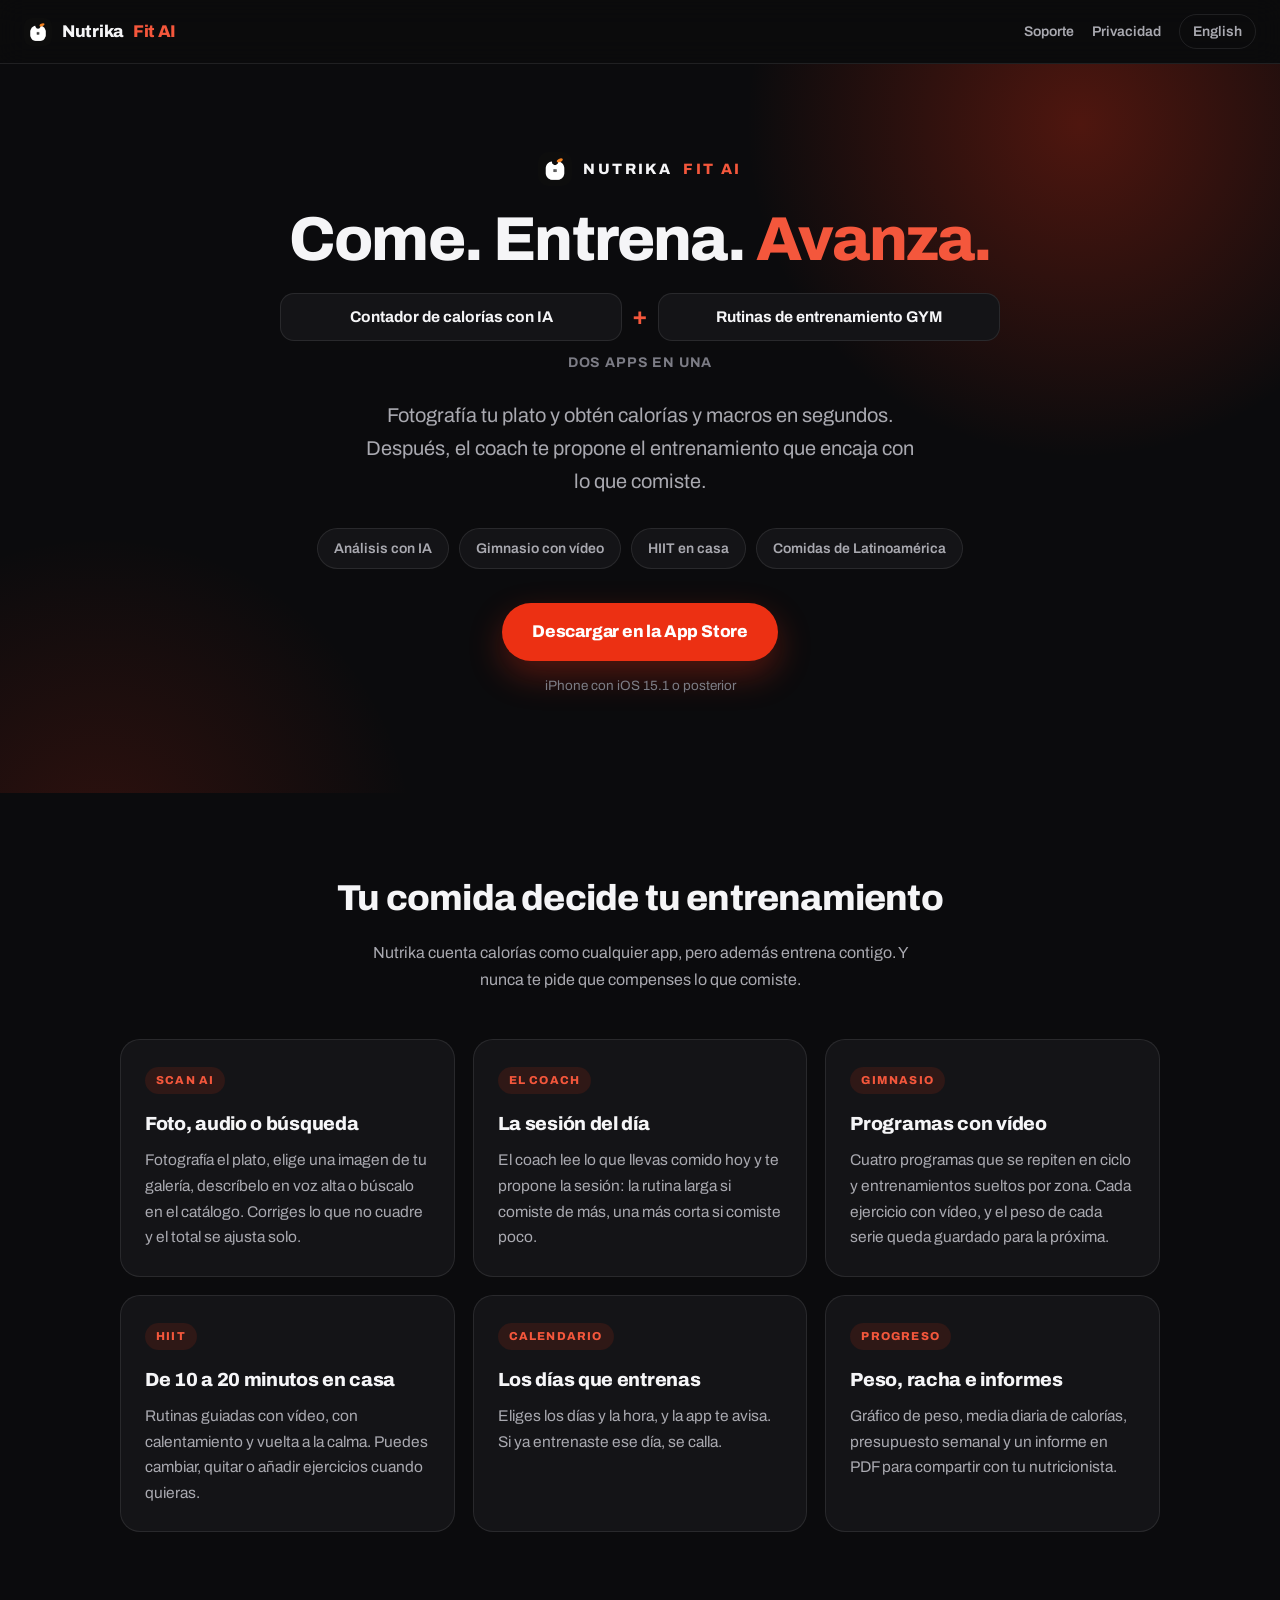
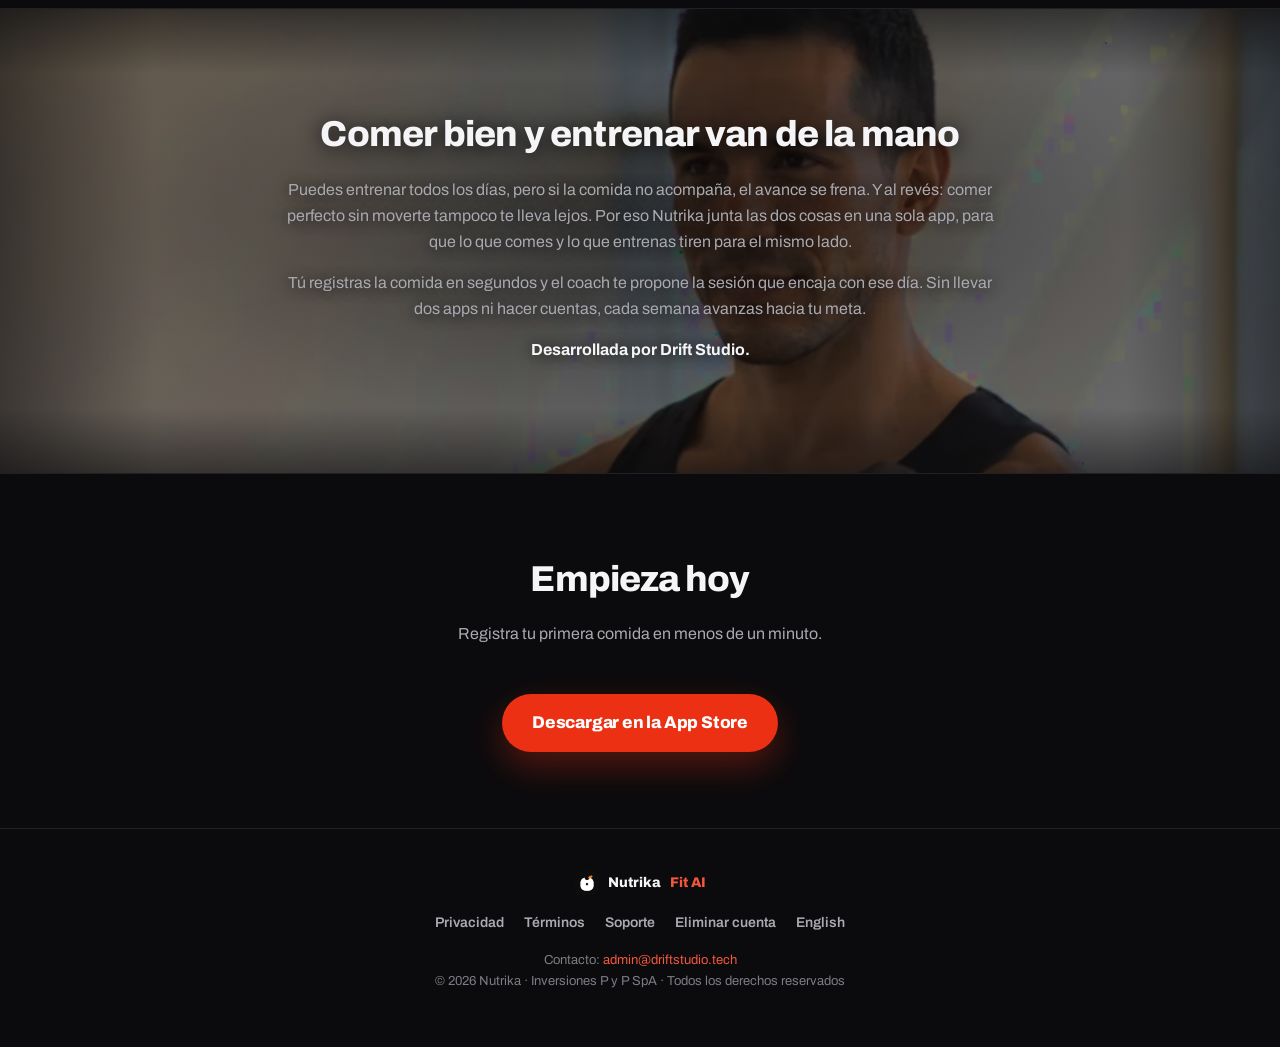
<file: index.html>
<!DOCTYPE html>
<html lang="es">
<head>
  <meta charset="UTF-8">
  <meta name="viewport" content="width=device-width, initial-scale=1.0">
  <title>Nutrika Fit AI · Calorías con IA y entrenamiento</title>
  <meta name="description" content="Fotografía tu plato y obtén calorías y macros en segundos. Después, el coach te propone el entrenamiento que encaja con lo que comiste: gimnasio con vídeo y HIIT en casa.">
  <meta name="theme-color" content="#0B0B0D">
  <meta property="og:title" content="Nutrika Fit AI · Calorías con IA y entrenamiento">
  <meta property="og:description" content="Fotografía tu plato y obtén calorías y macros en segundos. El coach te propone el entrenamiento según lo que comiste.">
  <meta property="og:type" content="website">
  <meta property="og:url" content="https://nutrik.driftstudio.tech/">
  <meta property="og:image" content="https://nutrik.driftstudio.tech/assets/og.jpg">
  <meta name="twitter:card" content="summary_large_image">
  <link rel="icon" href="/assets/favicon-32.png" sizes="32x32">
  <link rel="apple-touch-icon" href="/assets/apple-touch-icon.png">
  <link rel="canonical" href="https://nutrik.driftstudio.tech/">
  <link rel="alternate" hreflang="es" href="https://nutrik.driftstudio.tech/">
  <link rel="alternate" hreflang="en" href="https://nutrik.driftstudio.tech/en/">
  <link rel="alternate" hreflang="x-default" href="https://nutrik.driftstudio.tech/">
  <link rel="preconnect" href="https://fonts.googleapis.com">
  <link rel="preconnect" href="https://fonts.gstatic.com" crossorigin>
  <link href="https://fonts.googleapis.com/css2?family=Archivo:wght@400;600;700;800&display=swap" rel="stylesheet">
  <link rel="stylesheet" href="/assets/styles.css">
</head>
<body>
  <header class="barra">
    <a href="/" class="marca"><img src="/assets/apple-touch-icon.png" alt=""> Nutrika <span class="fit">Fit AI</span></a>
    <nav>
      <a href="/support.html">Soporte</a>
      <a href="/privacy.html">Privacidad</a>
      <a href="/en/" class="idioma">English</a>
    </nav>
  </header>

  <section class="hero">
    <div class="hero-inner">
      <div>
        <div class="logotipo">
          <img src="/assets/icon-512.png" alt="" width="34" height="34">
          Nutrika <span>Fit AI</span>
        </div>
        <h1>Come. Entrena. <span>Avanza.</span></h1>
        <div class="dos-en-una">
          <div class="fila">
            <div class="pieza">Contador de calorías con IA</div>
            <div class="mas">+</div>
            <div class="pieza">Rutinas de entrenamiento GYM</div>
          </div>
          <span class="apunte">Dos apps en una</span>
        </div>
        <p class="subtitulo">
          Fotografía tu plato y obtén calorías y macros en segundos. Después, el coach te propone
          el entrenamiento que encaja con lo que comiste.
        </p>
        <div class="chips">
          <span class="chip">Análisis con IA</span>
          <span class="chip">Gimnasio con vídeo</span>
          <span class="chip">HIIT en casa</span>
          <span class="chip">Comidas de Latinoamérica</span>
        </div>
        <a class="boton" href="https://apps.apple.com/app/id6761920280">Descargar en la App Store</a>
        <span class="nota">iPhone con iOS 15.1 o posterior</span>
      </div>
    </div>
  </section>

  <section class="seccion">
    <div class="seccion-inner">
      <h2>Tu comida decide tu entrenamiento</h2>
      <p class="entradilla">
        Nutrika cuenta calorías como cualquier app, pero además entrena contigo. Y nunca te pide
        que compenses lo que comiste.
      </p>
      <div class="rejilla">
        <div class="tarjeta">
          <span class="etiqueta">SCAN Ai</span>
          <h3>Foto, audio o búsqueda</h3>
          <p>Fotografía el plato, elige una imagen de tu galería, descríbelo en voz alta o búscalo en el catálogo. Corriges lo que no cuadre y el total se ajusta solo.</p>
        </div>
        <div class="tarjeta">
          <span class="etiqueta">El coach</span>
          <h3>La sesión del día</h3>
          <p>El coach lee lo que llevas comido hoy y te propone la sesión: la rutina larga si comiste de más, una más corta si comiste poco.</p>
        </div>
        <div class="tarjeta">
          <span class="etiqueta">Gimnasio</span>
          <h3>Programas con vídeo</h3>
          <p>Cuatro programas que se repiten en ciclo y entrenamientos sueltos por zona. Cada ejercicio con vídeo, y el peso de cada serie queda guardado para la próxima.</p>
        </div>
        <div class="tarjeta">
          <span class="etiqueta">HIIT</span>
          <h3>De 10 a 20 minutos en casa</h3>
          <p>Rutinas guiadas con vídeo, con calentamiento y vuelta a la calma. Puedes cambiar, quitar o añadir ejercicios cuando quieras.</p>
        </div>
        <div class="tarjeta">
          <span class="etiqueta">Calendario</span>
          <h3>Los días que entrenas</h3>
          <p>Eliges los días y la hora, y la app te avisa. Si ya entrenaste ese día, se calla.</p>
        </div>
        <div class="tarjeta">
          <span class="etiqueta">Progreso</span>
          <h3>Peso, racha e informes</h3>
          <p>Gráfico de peso, media diaria de calorías, presupuesto semanal y un informe en PDF para compartir con tu nutricionista.</p>
        </div>
      </div>
    </div>
  </section>

  <section class="seccion franja">
    <div class="seccion-inner">
      <h2>Comer bien y entrenar van de la mano</h2>
      <p>
        Puedes entrenar todos los días, pero si la comida no acompaña, el avance se frena. Y al
        revés: comer perfecto sin moverte tampoco te lleva lejos. Por eso Nutrika junta las dos
        cosas en una sola app, para que lo que comes y lo que entrenas tiren para el mismo lado.
      </p>
      <p>
        Tú registras la comida en segundos y el coach te propone la sesión que encaja con ese día.
        Sin llevar dos apps ni hacer cuentas, cada semana avanzas hacia tu meta.
      </p>
      <p><strong>Desarrollada por Drift Studio.</strong></p>
    </div>
  </section>

  <section class="seccion">
    <div class="seccion-inner" style="text-align:center">
      <h2>Empieza hoy</h2>
      <p class="entradilla">Registra tu primera comida en menos de un minuto.</p>
      <a class="boton" href="https://apps.apple.com/app/id6761920280">Descargar en la App Store</a>
    </div>
  </section>

  <footer>
    <div class="pie-marca"><img src="/assets/apple-touch-icon.png" alt=""> Nutrika <span class="fit">Fit AI</span></div>
    <div class="pie-enlaces">
      <a href="/privacy.html">Privacidad</a>
      <a href="/terms.html">Términos</a>
      <a href="/support.html">Soporte</a>
      <a href="/delete-account.html">Eliminar cuenta</a>
      <a href="/en/">English</a>
    </div>
    <p class="pie-legal">Contacto: <a href="mailto:admin@driftstudio.tech">admin@driftstudio.tech</a></p>
    <p class="pie-legal">© 2026 Nutrika · Inversiones P y P SpA · Todos los derechos reservados</p>
  </footer>
</body>
</html>
</file>
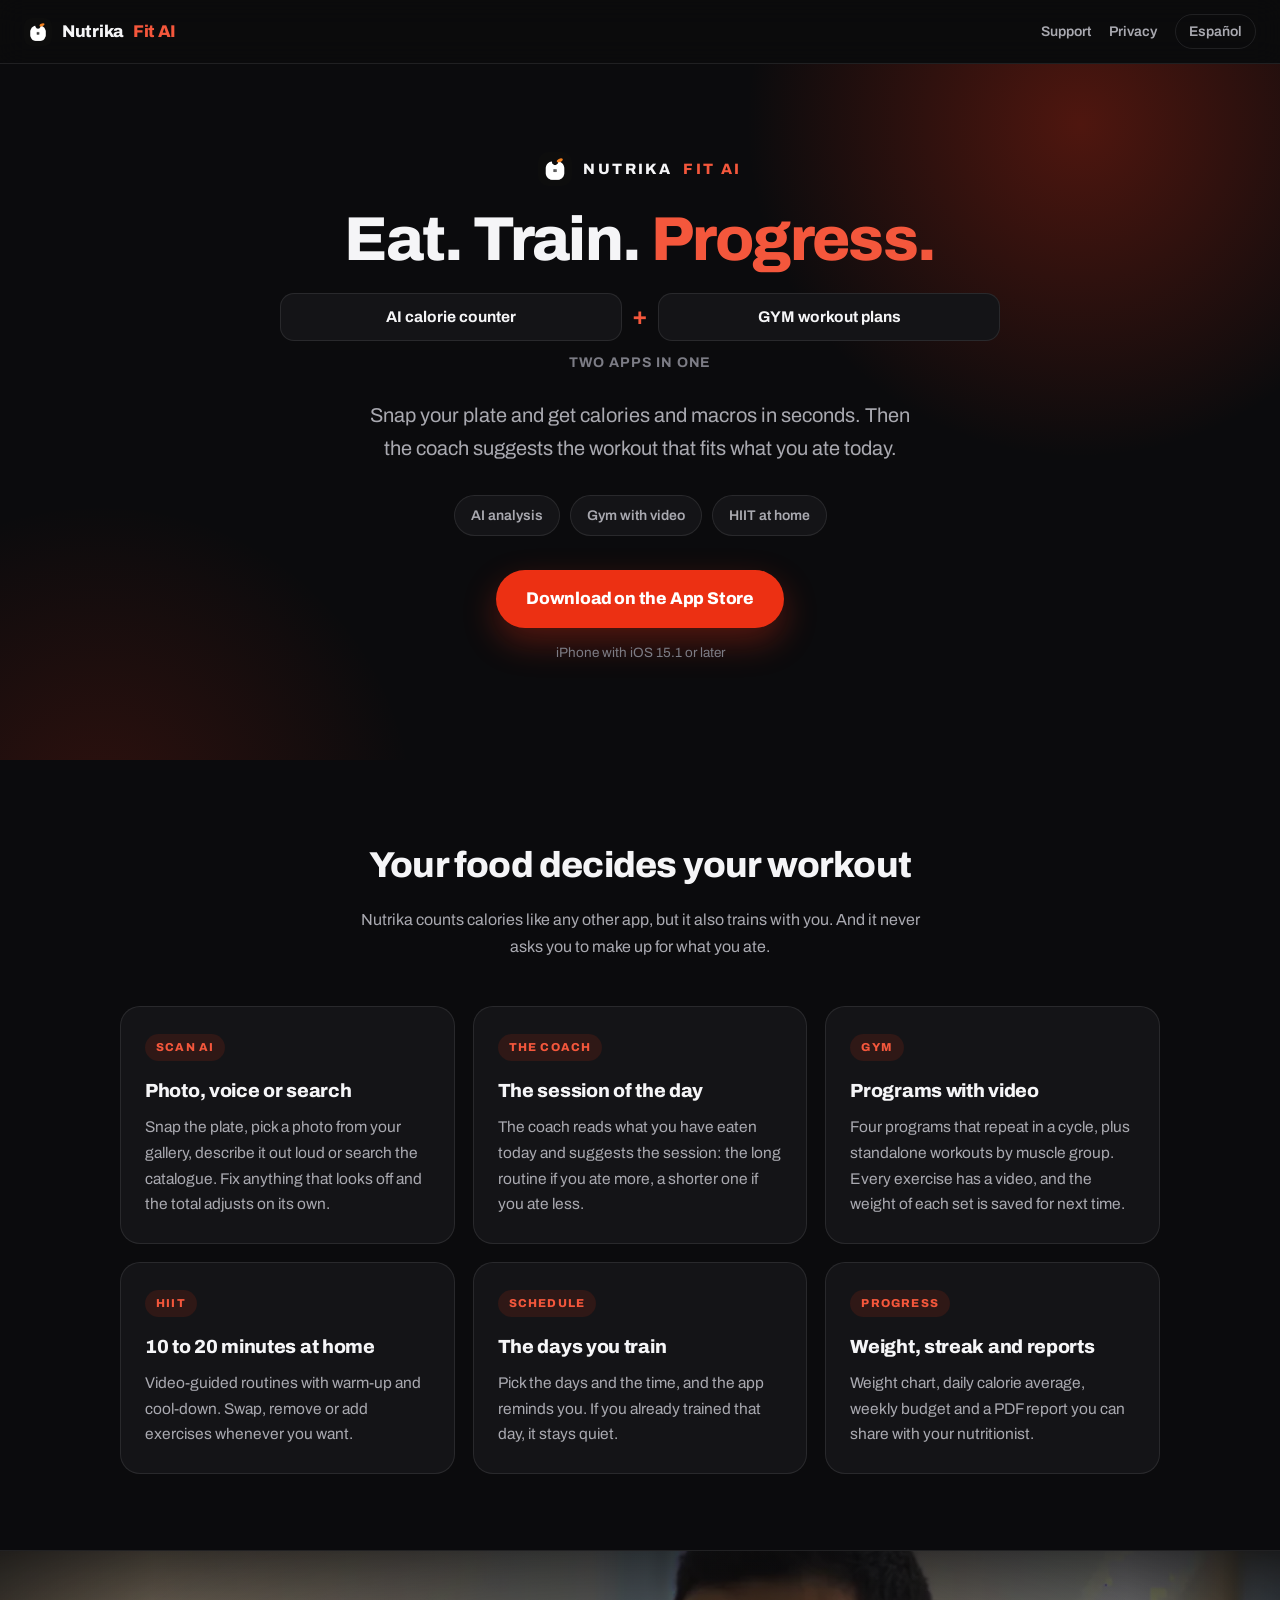
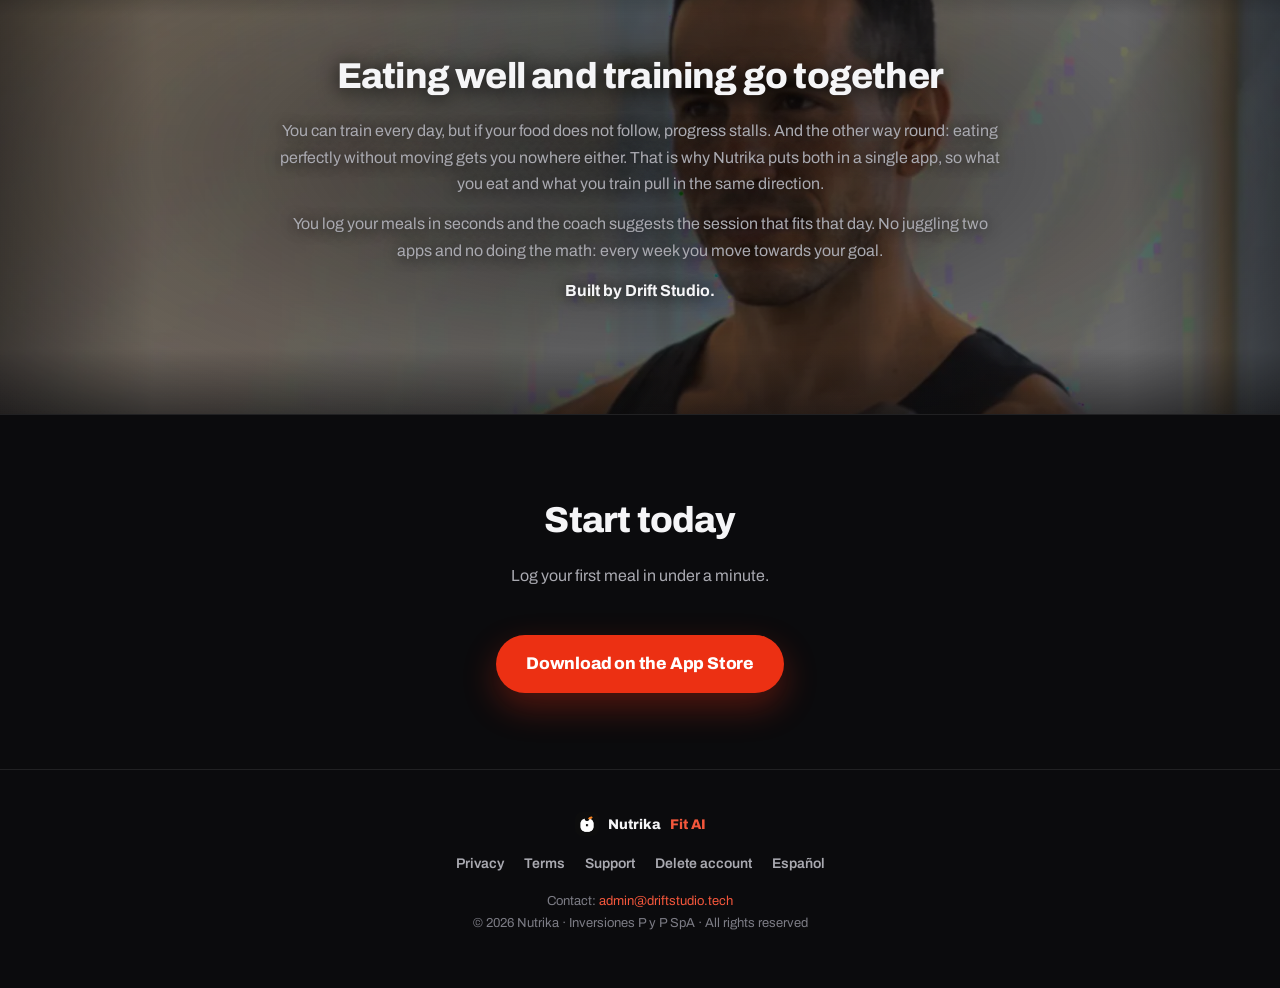
<file: en/index.html>
<!DOCTYPE html>
<html lang="en">
<head>
  <meta charset="UTF-8">
  <meta name="viewport" content="width=device-width, initial-scale=1.0">
  <title>Nutrika Fit AI · AI calorie tracking and training</title>
  <meta name="description" content="Snap your plate and get calories and macros in seconds. Then the coach suggests the workout that fits what you ate: gym programs with video and HIIT at home.">
  <meta name="theme-color" content="#0B0B0D">
  <meta property="og:title" content="Nutrika Fit AI · AI calorie tracking and training">
  <meta property="og:description" content="Snap your plate and get calories and macros in seconds. The coach suggests your workout from what you ate.">
  <meta property="og:type" content="website">
  <meta property="og:url" content="https://nutrik.driftstudio.tech/en/">
  <meta property="og:image" content="https://nutrik.driftstudio.tech/assets/og.jpg">
  <meta name="twitter:card" content="summary_large_image">
  <link rel="icon" href="/assets/favicon-32.png" sizes="32x32">
  <link rel="apple-touch-icon" href="/assets/apple-touch-icon.png">
  <link rel="canonical" href="https://nutrik.driftstudio.tech/en/">
  <link rel="alternate" hreflang="es" href="https://nutrik.driftstudio.tech/">
  <link rel="alternate" hreflang="en" href="https://nutrik.driftstudio.tech/en/">
  <link rel="alternate" hreflang="x-default" href="https://nutrik.driftstudio.tech/">
  <link rel="preconnect" href="https://fonts.googleapis.com">
  <link rel="preconnect" href="https://fonts.gstatic.com" crossorigin>
  <link href="https://fonts.googleapis.com/css2?family=Archivo:wght@400;600;700;800&display=swap" rel="stylesheet">
  <link rel="stylesheet" href="/assets/styles.css">
</head>
<body>
  <header class="barra">
    <a href="/en/" class="marca"><img src="/assets/apple-touch-icon.png" alt=""> Nutrika <span class="fit">Fit AI</span></a>
    <nav>
      <a href="/en/support.html">Support</a>
      <a href="/en/privacy.html">Privacy</a>
      <a href="/" class="idioma">Español</a>
    </nav>
  </header>

  <section class="hero">
    <div class="hero-inner">
      <div>
        <div class="logotipo">
          <img src="/assets/icon-512.png" alt="" width="34" height="34">
          Nutrika <span>Fit AI</span>
        </div>
        <h1>Eat. Train. <span>Progress.</span></h1>
        <div class="dos-en-una">
          <div class="fila">
            <div class="pieza">AI calorie counter</div>
            <div class="mas">+</div>
            <div class="pieza">GYM workout plans</div>
          </div>
          <span class="apunte">Two apps in one</span>
        </div>
        <p class="subtitulo">
          Snap your plate and get calories and macros in seconds. Then the coach suggests the
          workout that fits what you ate today.
        </p>
        <div class="chips">
          <span class="chip">AI analysis</span>
          <span class="chip">Gym with video</span>
          <span class="chip">HIIT at home</span>
        </div>
        <a class="boton" href="https://apps.apple.com/app/id6761920280">Download on the App Store</a>
        <span class="nota">iPhone with iOS 15.1 or later</span>
      </div>
    </div>
  </section>

  <section class="seccion">
    <div class="seccion-inner">
      <h2>Your food decides your workout</h2>
      <p class="entradilla">
        Nutrika counts calories like any other app, but it also trains with you. And it never asks
        you to make up for what you ate.
      </p>
      <div class="rejilla">
        <div class="tarjeta">
          <span class="etiqueta">SCAN Ai</span>
          <h3>Photo, voice or search</h3>
          <p>Snap the plate, pick a photo from your gallery, describe it out loud or search the catalogue. Fix anything that looks off and the total adjusts on its own.</p>
        </div>
        <div class="tarjeta">
          <span class="etiqueta">The coach</span>
          <h3>The session of the day</h3>
          <p>The coach reads what you have eaten today and suggests the session: the long routine if you ate more, a shorter one if you ate less.</p>
        </div>
        <div class="tarjeta">
          <span class="etiqueta">Gym</span>
          <h3>Programs with video</h3>
          <p>Four programs that repeat in a cycle, plus standalone workouts by muscle group. Every exercise has a video, and the weight of each set is saved for next time.</p>
        </div>
        <div class="tarjeta">
          <span class="etiqueta">HIIT</span>
          <h3>10 to 20 minutes at home</h3>
          <p>Video-guided routines with warm-up and cool-down. Swap, remove or add exercises whenever you want.</p>
        </div>
        <div class="tarjeta">
          <span class="etiqueta">Schedule</span>
          <h3>The days you train</h3>
          <p>Pick the days and the time, and the app reminds you. If you already trained that day, it stays quiet.</p>
        </div>
        <div class="tarjeta">
          <span class="etiqueta">Progress</span>
          <h3>Weight, streak and reports</h3>
          <p>Weight chart, daily calorie average, weekly budget and a PDF report you can share with your nutritionist.</p>
        </div>
      </div>
    </div>
  </section>

  <section class="seccion franja">
    <div class="seccion-inner">
      <h2>Eating well and training go together</h2>
      <p>
        You can train every day, but if your food does not follow, progress stalls. And the other
        way round: eating perfectly without moving gets you nowhere either. That is why Nutrika
        puts both in a single app, so what you eat and what you train pull in the same direction.
      </p>
      <p>
        You log your meals in seconds and the coach suggests the session that fits that day. No
        juggling two apps and no doing the math: every week you move towards your goal.
      </p>
      <p><strong>Built by Drift Studio.</strong></p>
    </div>
  </section>

  <section class="seccion">
    <div class="seccion-inner" style="text-align:center">
      <h2>Start today</h2>
      <p class="entradilla">Log your first meal in under a minute.</p>
      <a class="boton" href="https://apps.apple.com/app/id6761920280">Download on the App Store</a>
    </div>
  </section>

  <footer>
    <div class="pie-marca"><img src="/assets/apple-touch-icon.png" alt=""> Nutrika <span class="fit">Fit AI</span></div>
    <div class="pie-enlaces">
      <a href="/en/privacy.html">Privacy</a>
      <a href="/en/terms.html">Terms</a>
      <a href="/en/support.html">Support</a>
      <a href="/en/delete-account.html">Delete account</a>
      <a href="/">Español</a>
    </div>
    <p class="pie-legal">Contact: <a href="mailto:admin@driftstudio.tech">admin@driftstudio.tech</a></p>
    <p class="pie-legal">© 2026 Nutrika · Inversiones P y P SpA · All rights reserved</p>
  </footer>
</body>
</html>
</file>
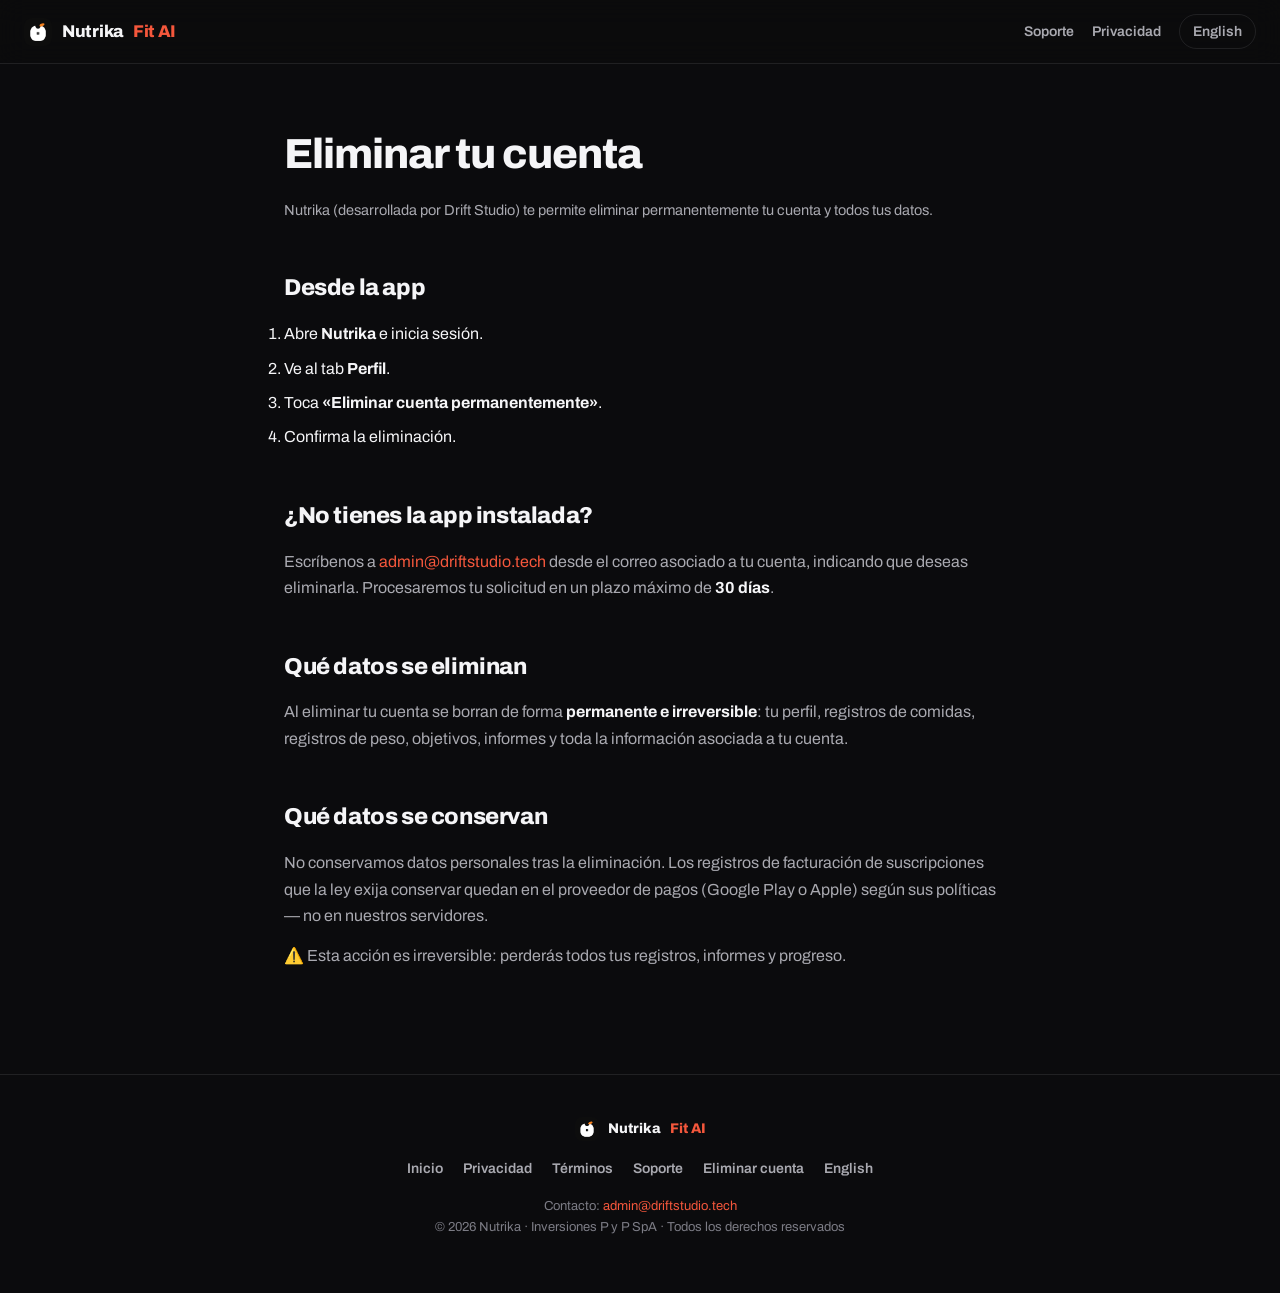
<file: delete-account.html>
<!DOCTYPE html>
<html lang="es">
<head>
  <meta charset="UTF-8">
  <meta name="viewport" content="width=device-width, initial-scale=1.0">
  <title>Eliminar cuenta · Nutrika Fit AI</title>
  <meta name="description" content="Cómo eliminar tu cuenta de Nutrika y todos tus datos.">
  <meta name="theme-color" content="#0B0B0D">
  <meta property="og:title" content="Eliminar cuenta · Nutrika Fit AI">
  <meta property="og:description" content="Cómo eliminar tu cuenta de Nutrika y todos tus datos.">
  <meta property="og:type" content="website">
  <meta property="og:image" content="https://nutrik.driftstudio.tech/assets/og.jpg">
  <meta name="twitter:card" content="summary_large_image">
  <link rel="icon" href="/assets/favicon-32.png" sizes="32x32">
  <link rel="apple-touch-icon" href="/assets/apple-touch-icon.png">
  <link rel="canonical" href="https://nutrik.driftstudio.tech/delete-account.html">
  <link rel="alternate" hreflang="es" href="https://nutrik.driftstudio.tech/delete-account.html">
  <link rel="alternate" hreflang="en" href="https://nutrik.driftstudio.tech/en/delete-account.html">
  <link rel="alternate" hreflang="x-default" href="https://nutrik.driftstudio.tech/delete-account.html">
  <link rel="preconnect" href="https://fonts.googleapis.com">
  <link rel="preconnect" href="https://fonts.gstatic.com" crossorigin>
  <link href="https://fonts.googleapis.com/css2?family=Archivo:wght@400;600;700;800&display=swap" rel="stylesheet">
  <link rel="stylesheet" href="/assets/styles.css">
</head>
<body>
  <header class="barra">
    <a href="/" class="marca"><img src="/assets/apple-touch-icon.png" alt=""> Nutrika <span class="fit">Fit AI</span></a>
    <nav>
      <a href="/support.html">Soporte</a>
      <a href="/privacy.html">Privacidad</a>
      <a href="/en/delete-account.html" class="idioma">English</a>
    </nav>
  </header>

  <main class="pagina">
    
      <h1>Eliminar tu cuenta</h1>
      <p class="actualizado">Nutrika (desarrollada por Drift Studio) te permite eliminar permanentemente tu cuenta y todos tus datos.</p>
    

    <h2>Desde la app</h2>
    <div class="card">
      <ol>
        <li>Abre <strong>Nutrika</strong> e inicia sesión.</li>
        <li>Ve al tab <strong>Perfil</strong>.</li>
        <li>Toca <strong>«Eliminar cuenta permanentemente»</strong>.</li>
        <li>Confirma la eliminación.</li>
      </ol>
    </div>

    <h2>¿No tienes la app instalada?</h2>
    <div class="card">
      <p>Escríbenos a <a href="mailto:admin@driftstudio.tech?subject=Eliminar%20cuenta%20Nutrika">admin@driftstudio.tech</a> desde el correo asociado a tu cuenta, indicando que deseas eliminarla. Procesaremos tu solicitud en un plazo máximo de <strong>30 días</strong>.</p>
    </div>

    <h2>Qué datos se eliminan</h2>
    <p>Al eliminar tu cuenta se borran de forma <strong>permanente e irreversible</strong>: tu perfil, registros de comidas, registros de peso, objetivos, informes y toda la información asociada a tu cuenta.</p>

    <h2>Qué datos se conservan</h2>
    <p>No conservamos datos personales tras la eliminación. Los registros de facturación de suscripciones que la ley exija conservar quedan en el proveedor de pagos (Google Play o Apple) según sus políticas — no en nuestros servidores.</p>

    <p class="warn">⚠️ Esta acción es irreversible: perderás todos tus registros, informes y progreso.</p>
  </main>
  <footer>
    <div class="pie-marca"><img src="/assets/apple-touch-icon.png" alt=""> Nutrika <span class="fit">Fit AI</span></div>
    <div class="pie-enlaces">
      <a href="/">Inicio</a>
      <a href="/privacy.html">Privacidad</a>
      <a href="/terms.html">Términos</a>
      <a href="/support.html">Soporte</a>
      <a href="/delete-account.html">Eliminar cuenta</a>
      <a href="/en/">English</a>
    </div>
    <p class="pie-legal">Contacto: <a href="mailto:admin@driftstudio.tech">admin@driftstudio.tech</a></p>
    <p class="pie-legal">© 2026 Nutrika · Inversiones P y P SpA · Todos los derechos reservados</p>
  </footer>
</body>
</html>
</file>
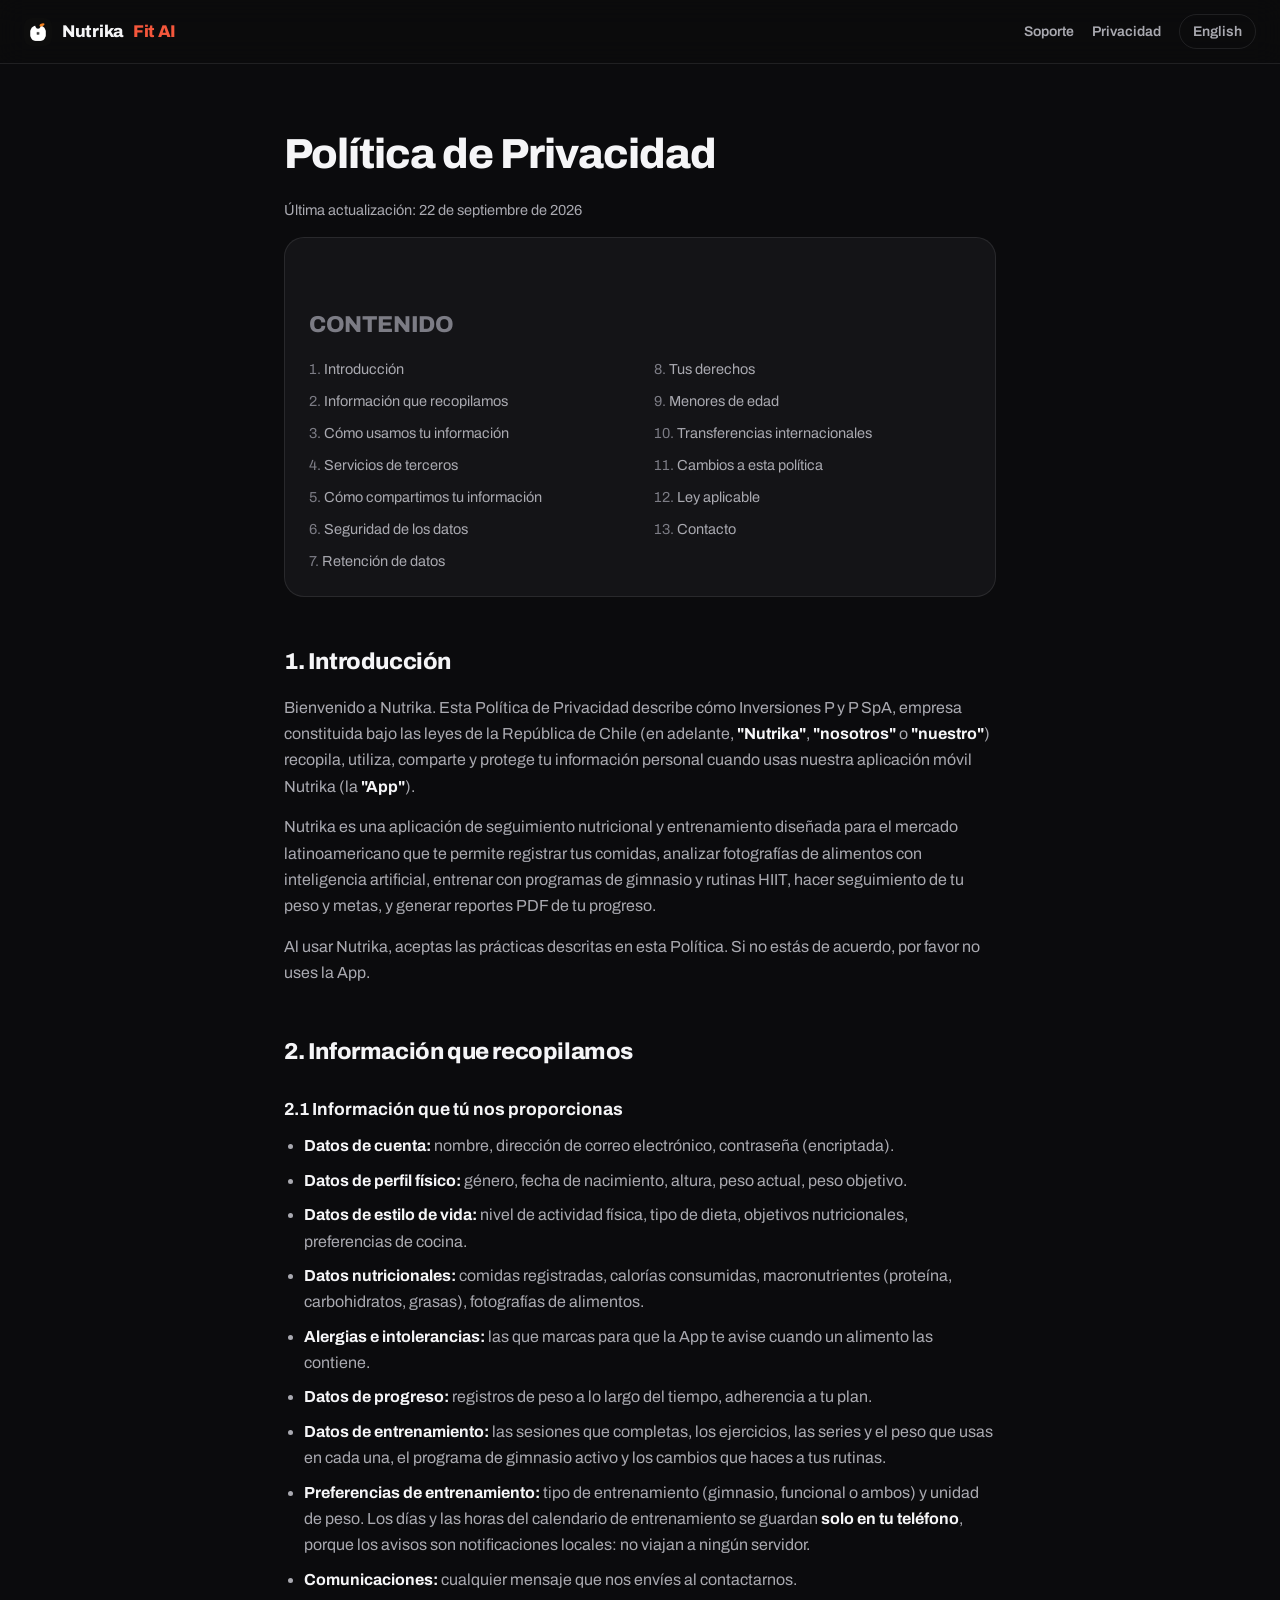
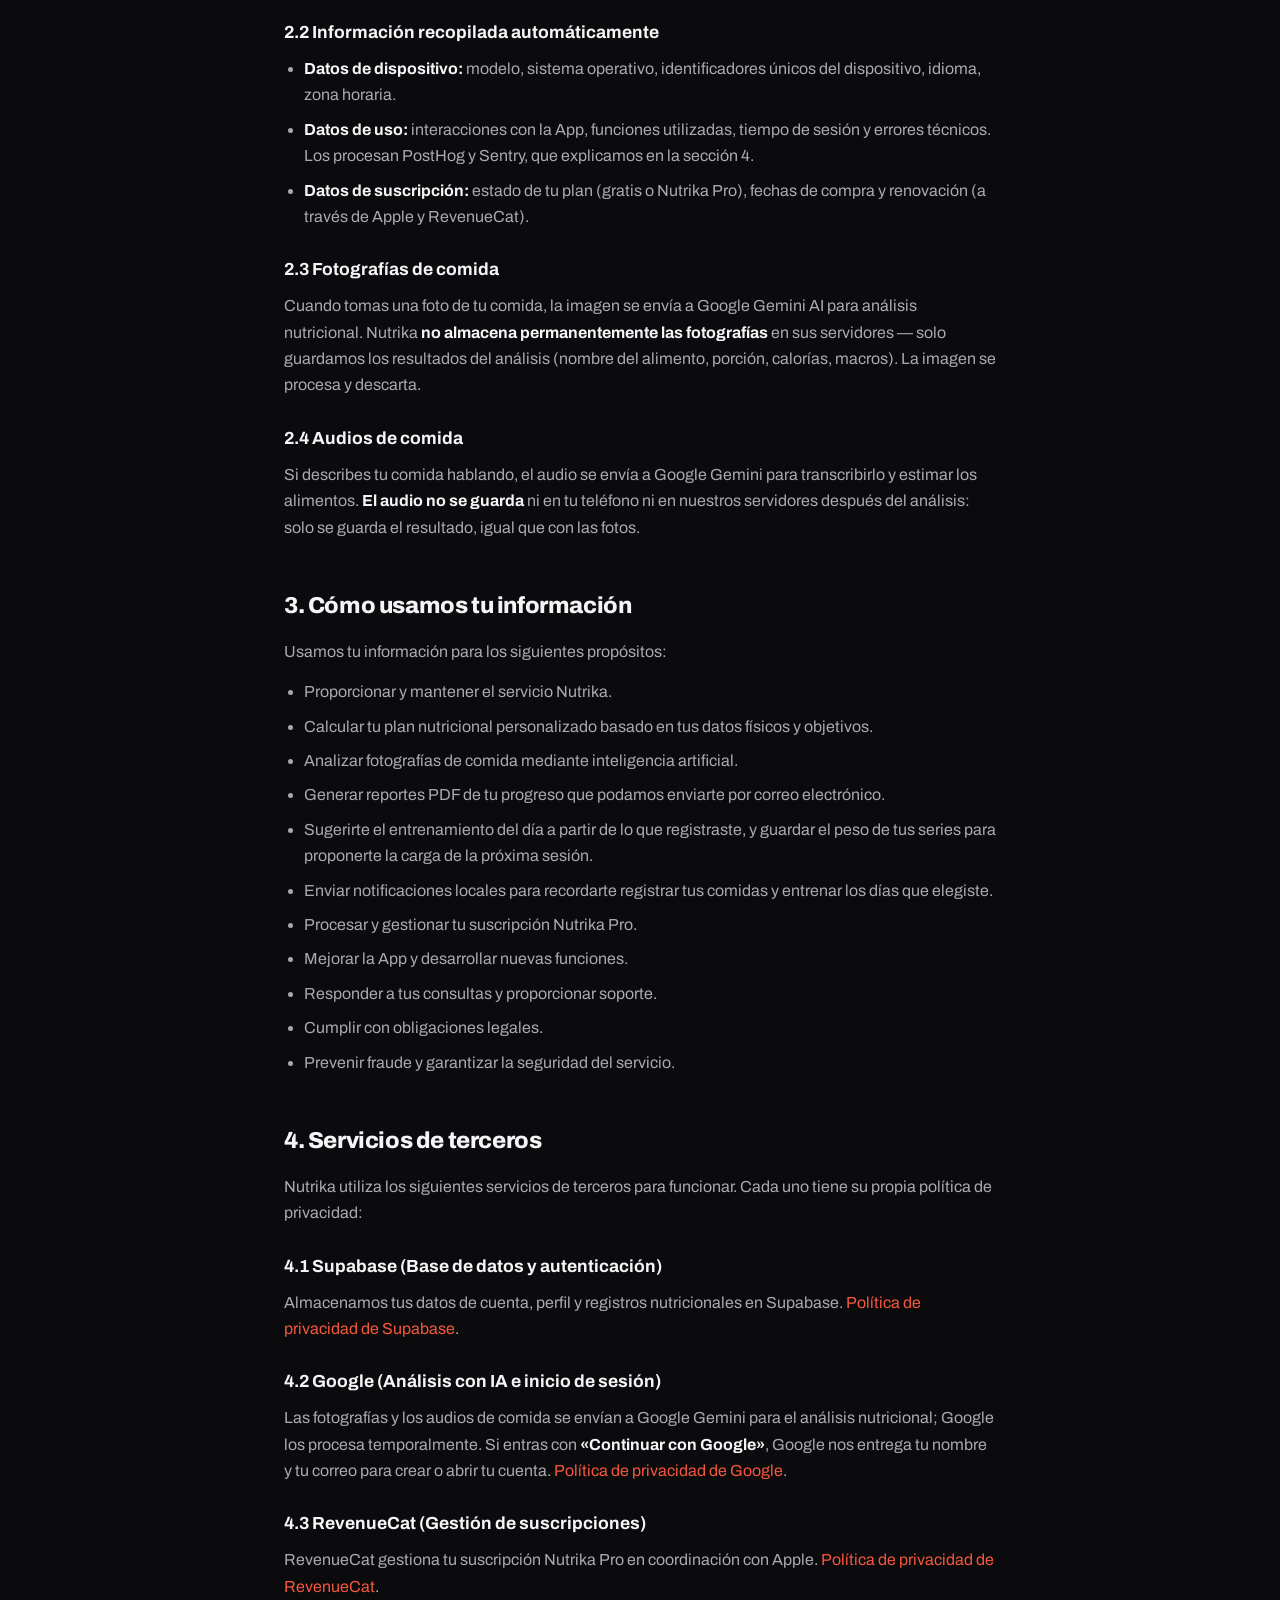
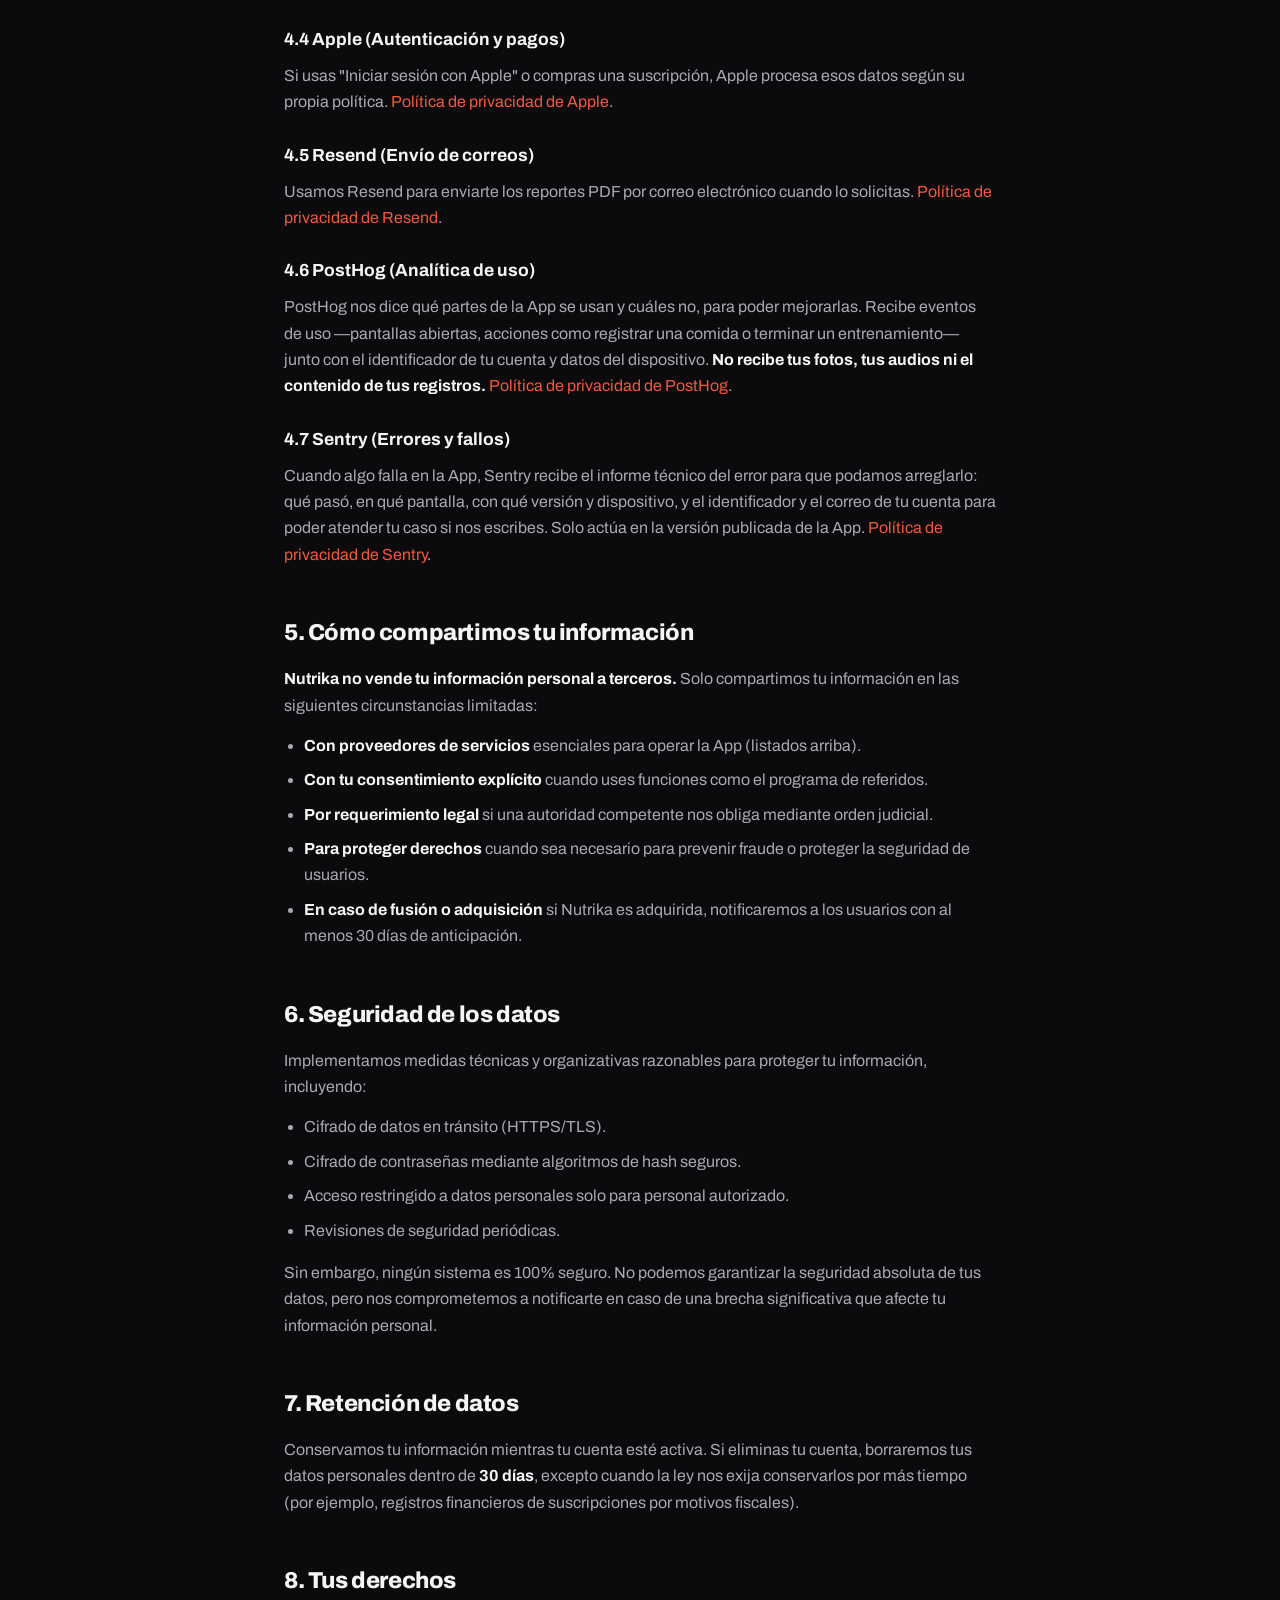
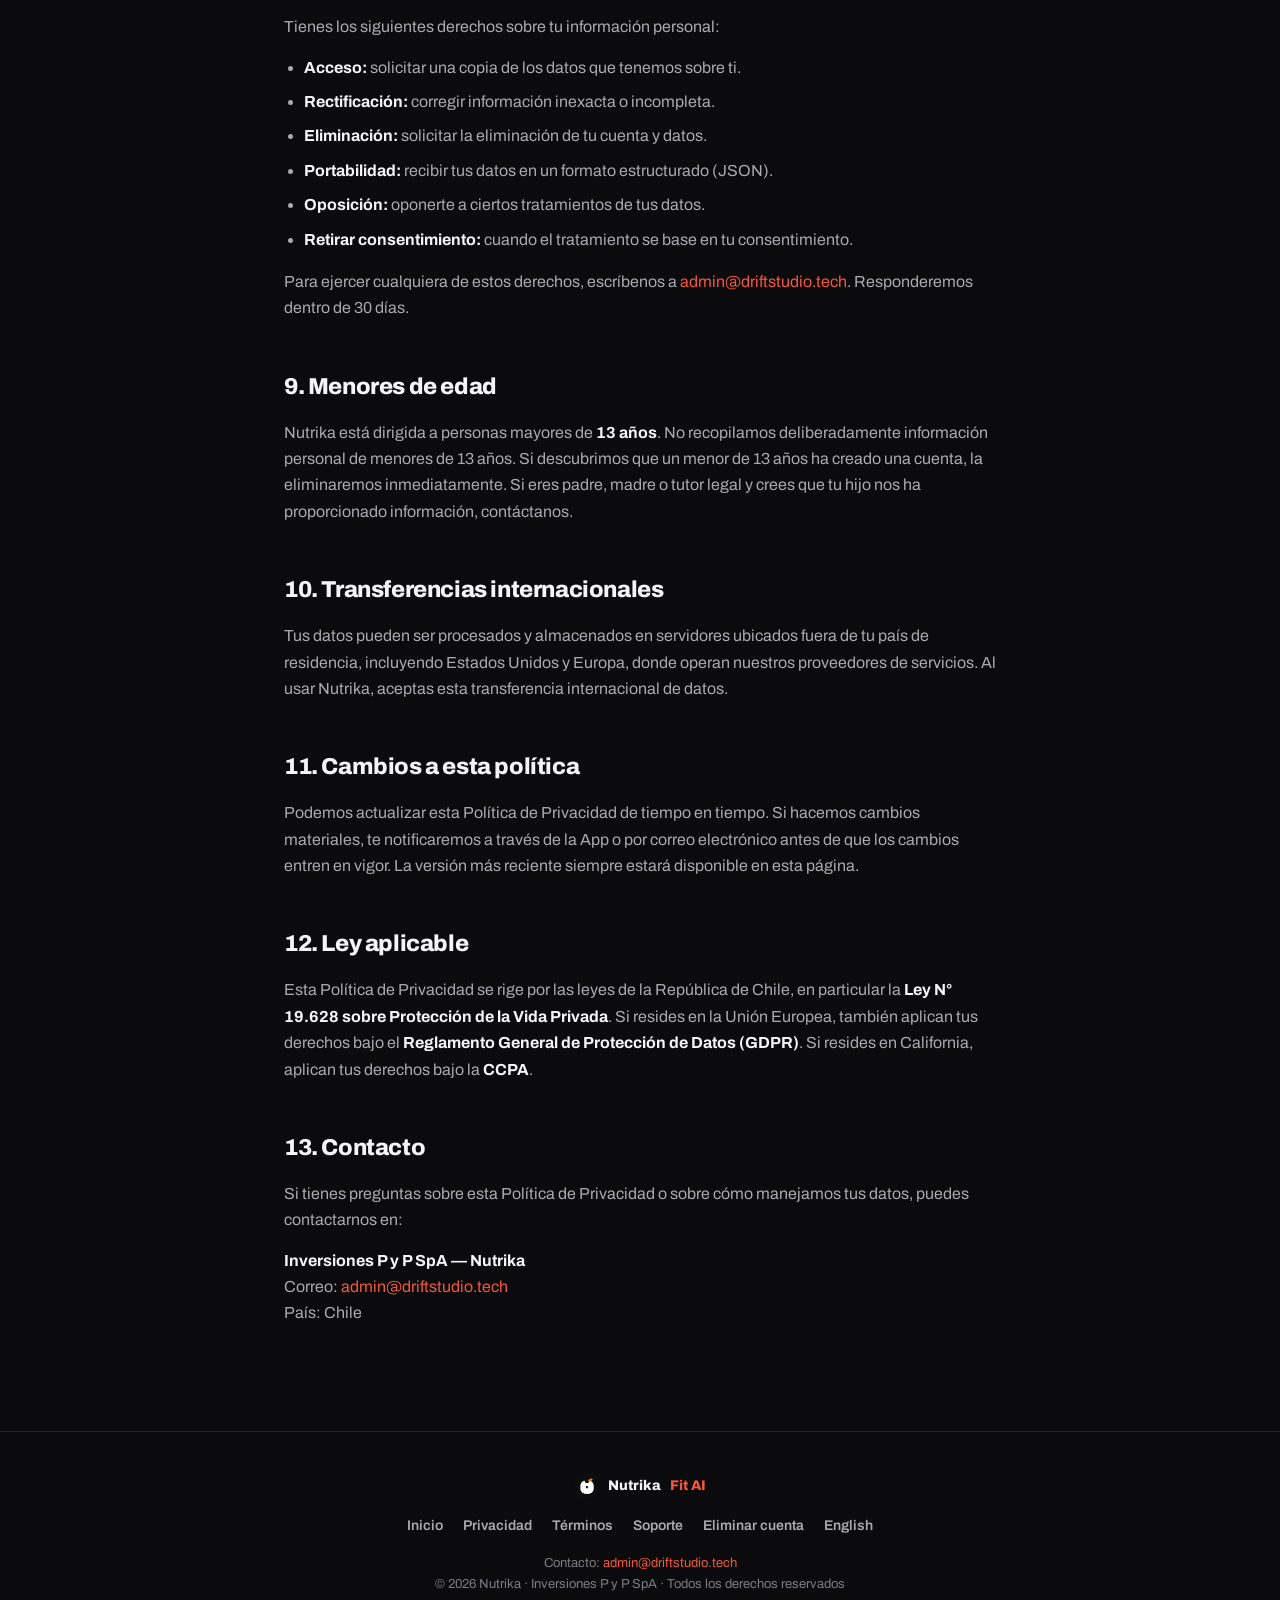
<file: privacy.html>
<!DOCTYPE html>
<html lang="es">
<head>
  <meta charset="UTF-8">
  <meta name="viewport" content="width=device-width, initial-scale=1.0">
  <title>Política de Privacidad · Nutrika Fit AI</title>
  <meta name="description" content="Política de Privacidad de Nutrika — Tu nutricionista en el bolsillo">
  <meta name="theme-color" content="#0B0B0D">
  <meta property="og:title" content="Política de Privacidad · Nutrika Fit AI">
  <meta property="og:description" content="Política de Privacidad de Nutrika — Tu nutricionista en el bolsillo">
  <meta property="og:type" content="website">
  <meta property="og:image" content="https://nutrik.driftstudio.tech/assets/og.jpg">
  <meta name="twitter:card" content="summary_large_image">
  <link rel="icon" href="/assets/favicon-32.png" sizes="32x32">
  <link rel="apple-touch-icon" href="/assets/apple-touch-icon.png">
  <link rel="canonical" href="https://nutrik.driftstudio.tech/privacy.html">
  <link rel="alternate" hreflang="es" href="https://nutrik.driftstudio.tech/privacy.html">
  <link rel="alternate" hreflang="en" href="https://nutrik.driftstudio.tech/en/privacy.html">
  <link rel="alternate" hreflang="x-default" href="https://nutrik.driftstudio.tech/privacy.html">
  <link rel="preconnect" href="https://fonts.googleapis.com">
  <link rel="preconnect" href="https://fonts.gstatic.com" crossorigin>
  <link href="https://fonts.googleapis.com/css2?family=Archivo:wght@400;600;700;800&display=swap" rel="stylesheet">
  <link rel="stylesheet" href="/assets/styles.css">
</head>
<body>
  <header class="barra">
    <a href="/" class="marca"><img src="/assets/apple-touch-icon.png" alt=""> Nutrika <span class="fit">Fit AI</span></a>
    <nav>
      <a href="/support.html">Soporte</a>
      <a href="/privacy.html">Privacidad</a>
      <a href="/en/privacy.html" class="idioma">English</a>
    </nav>
  </header>

  <main class="pagina">
    
      <h1>Política de Privacidad</h1>
      <p class="actualizado">Última actualización: 22 de septiembre de 2026</p>
    

    <div class="indice">
      <h2>Contenido</h2>
      <ol>
        <li><a href="#s1">Introducción</a></li>
        <li><a href="#s2">Información que recopilamos</a></li>
        <li><a href="#s3">Cómo usamos tu información</a></li>
        <li><a href="#s4">Servicios de terceros</a></li>
        <li><a href="#s5">Cómo compartimos tu información</a></li>
        <li><a href="#s6">Seguridad de los datos</a></li>
        <li><a href="#s7">Retención de datos</a></li>
        <li><a href="#s8">Tus derechos</a></li>
        <li><a href="#s9">Menores de edad</a></li>
        <li><a href="#s10">Transferencias internacionales</a></li>
        <li><a href="#s11">Cambios a esta política</a></li>
        <li><a href="#s12">Ley aplicable</a></li>
        <li><a href="#s13">Contacto</a></li>
      </ol>
    </div>

    <h2 id="s1">1. Introducción</h2>
    <p>
      Bienvenido a Nutrika. Esta Política de Privacidad describe cómo Inversiones P y P SpA,
      empresa constituida bajo las leyes de la República de Chile (en adelante, <strong>"Nutrika"</strong>, <strong>"nosotros"</strong> o <strong>"nuestro"</strong>)
      recopila, utiliza, comparte y protege tu información personal cuando usas nuestra
      aplicación móvil Nutrika (la <strong>"App"</strong>).
    </p>
    <p>
      Nutrika es una aplicación de seguimiento nutricional y entrenamiento diseñada para el mercado
      latinoamericano que te permite registrar tus comidas, analizar fotografías de alimentos con
      inteligencia artificial, entrenar con programas de gimnasio y rutinas HIIT, hacer seguimiento
      de tu peso y metas, y generar reportes PDF de tu progreso.
    </p>
    <p>
      Al usar Nutrika, aceptas las prácticas descritas en esta Política. Si no estás de acuerdo,
      por favor no uses la App.
    </p>

    <h2 id="s2">2. Información que recopilamos</h2>

    <h3>2.1 Información que tú nos proporcionas</h3>
    <ul>
      <li><strong>Datos de cuenta:</strong> nombre, dirección de correo electrónico, contraseña (encriptada).</li>
      <li><strong>Datos de perfil físico:</strong> género, fecha de nacimiento, altura, peso actual, peso objetivo.</li>
      <li><strong>Datos de estilo de vida:</strong> nivel de actividad física, tipo de dieta, objetivos nutricionales, preferencias de cocina.</li>
      <li><strong>Datos nutricionales:</strong> comidas registradas, calorías consumidas, macronutrientes (proteína, carbohidratos, grasas), fotografías de alimentos.</li>
      <li><strong>Alergias e intolerancias:</strong> las que marcas para que la App te avise cuando un alimento las contiene.</li>
      <li><strong>Datos de progreso:</strong> registros de peso a lo largo del tiempo, adherencia a tu plan.</li>
      <li><strong>Datos de entrenamiento:</strong> las sesiones que completas, los ejercicios, las series y el
      peso que usas en cada una, el programa de gimnasio activo y los cambios que haces a tus rutinas.</li>
      <li><strong>Preferencias de entrenamiento:</strong> tipo de entrenamiento (gimnasio, funcional o ambos)
      y unidad de peso. Los días y las horas del calendario de entrenamiento se guardan
      <strong>solo en tu teléfono</strong>, porque los avisos son notificaciones locales: no viajan a
      ningún servidor.</li>
      <li><strong>Comunicaciones:</strong> cualquier mensaje que nos envíes al contactarnos.</li>
    </ul>

    <h3>2.2 Información recopilada automáticamente</h3>
    <ul>
      <li><strong>Datos de dispositivo:</strong> modelo, sistema operativo, identificadores únicos del dispositivo, idioma, zona horaria.</li>
      <li><strong>Datos de uso:</strong> interacciones con la App, funciones utilizadas, tiempo de sesión y
      errores técnicos. Los procesan PostHog y Sentry, que explicamos en la sección 4.</li>
      <li><strong>Datos de suscripción:</strong> estado de tu plan (gratis o Nutrika Pro), fechas de compra y renovación (a través de Apple y RevenueCat).</li>
    </ul>

    <h3>2.3 Fotografías de comida</h3>
    <p>
      Cuando tomas una foto de tu comida, la imagen se envía a Google Gemini AI para análisis
      nutricional. Nutrika <strong>no almacena permanentemente las fotografías</strong> en sus
      servidores — solo guardamos los resultados del análisis (nombre del alimento, porción,
      calorías, macros). La imagen se procesa y descarta.
    </p>
    <h3>2.4 Audios de comida</h3>
    <p>
      Si describes tu comida hablando, el audio se envía a Google Gemini para transcribirlo y
      estimar los alimentos. <strong>El audio no se guarda</strong> ni en tu teléfono ni en nuestros
      servidores después del análisis: solo se guarda el resultado, igual que con las fotos.
    </p>

    <h2 id="s3">3. Cómo usamos tu información</h2>
    <p>Usamos tu información para los siguientes propósitos:</p>
    <ul>
      <li>Proporcionar y mantener el servicio Nutrika.</li>
      <li>Calcular tu plan nutricional personalizado basado en tus datos físicos y objetivos.</li>
      <li>Analizar fotografías de comida mediante inteligencia artificial.</li>
      <li>Generar reportes PDF de tu progreso que podamos enviarte por correo electrónico.</li>
      <li>Sugerirte el entrenamiento del día a partir de lo que registraste, y guardar el peso de tus series
      para proponerte la carga de la próxima sesión.</li>
      <li>Enviar notificaciones locales para recordarte registrar tus comidas y entrenar los días que elegiste.</li>
      <li>Procesar y gestionar tu suscripción Nutrika Pro.</li>
      <li>Mejorar la App y desarrollar nuevas funciones.</li>
      <li>Responder a tus consultas y proporcionar soporte.</li>
      <li>Cumplir con obligaciones legales.</li>
      <li>Prevenir fraude y garantizar la seguridad del servicio.</li>
    </ul>

    <h2 id="s4">4. Servicios de terceros</h2>
    <p>Nutrika utiliza los siguientes servicios de terceros para funcionar. Cada uno tiene su propia política de privacidad:</p>

    <h3>4.1 Supabase (Base de datos y autenticación)</h3>
    <p>
      Almacenamos tus datos de cuenta, perfil y registros nutricionales en Supabase.
      <a href="https://supabase.com/privacy" target="_blank">Política de privacidad de Supabase</a>.
    </p>

    <h3>4.2 Google (Análisis con IA e inicio de sesión)</h3>
    <p>
      Las fotografías y los audios de comida se envían a Google Gemini para el análisis nutricional;
      Google los procesa temporalmente. Si entras con <strong>«Continuar con Google»</strong>, Google
      nos entrega tu nombre y tu correo para crear o abrir tu cuenta.
      <a href="https://policies.google.com/privacy" target="_blank">Política de privacidad de Google</a>.
    </p>

    <h3>4.3 RevenueCat (Gestión de suscripciones)</h3>
    <p>
      RevenueCat gestiona tu suscripción Nutrika Pro en coordinación con Apple.
      <a href="https://www.revenuecat.com/privacy" target="_blank">Política de privacidad de RevenueCat</a>.
    </p>

    <h3>4.4 Apple (Autenticación y pagos)</h3>
    <p>
      Si usas "Iniciar sesión con Apple" o compras una suscripción, Apple procesa esos datos
      según su propia política.
      <a href="https://www.apple.com/legal/privacy/" target="_blank">Política de privacidad de Apple</a>.
    </p>

    <h3>4.5 Resend (Envío de correos)</h3>
    <p>
      Usamos Resend para enviarte los reportes PDF por correo electrónico cuando lo solicitas.
      <a href="https://resend.com/legal/privacy-policy" target="_blank">Política de privacidad de Resend</a>.
    </p>
    <h3>4.6 PostHog (Analítica de uso)</h3>
    <p>
      PostHog nos dice qué partes de la App se usan y cuáles no, para poder mejorarlas. Recibe
      eventos de uso —pantallas abiertas, acciones como registrar una comida o terminar un
      entrenamiento— junto con el identificador de tu cuenta y datos del dispositivo. <strong>No recibe
      tus fotos, tus audios ni el contenido de tus registros.</strong>
      <a href="https://posthog.com/privacy" target="_blank">Política de privacidad de PostHog</a>.
    </p>
    <h3>4.7 Sentry (Errores y fallos)</h3>
    <p>
      Cuando algo falla en la App, Sentry recibe el informe técnico del error para que podamos
      arreglarlo: qué pasó, en qué pantalla, con qué versión y dispositivo, y el identificador y el
      correo de tu cuenta para poder atender tu caso si nos escribes. Solo actúa en la versión
      publicada de la App.
      <a href="https://sentry.io/privacy/" target="_blank">Política de privacidad de Sentry</a>.
    </p>

    <h2 id="s5">5. Cómo compartimos tu información</h2>
    <p>
      <strong>Nutrika no vende tu información personal a terceros.</strong>
      Solo compartimos tu información en las siguientes circunstancias limitadas:
    </p>
    <ul>
      <li><strong>Con proveedores de servicios</strong> esenciales para operar la App (listados arriba).</li>
      <li><strong>Con tu consentimiento explícito</strong> cuando uses funciones como el programa de referidos.</li>
      <li><strong>Por requerimiento legal</strong> si una autoridad competente nos obliga mediante orden judicial.</li>
      <li><strong>Para proteger derechos</strong> cuando sea necesario para prevenir fraude o proteger la seguridad de usuarios.</li>
      <li><strong>En caso de fusión o adquisición</strong> si Nutrika es adquirida, notificaremos a los usuarios con al menos 30 días de anticipación.</li>
    </ul>

    <h2 id="s6">6. Seguridad de los datos</h2>
    <p>
      Implementamos medidas técnicas y organizativas razonables para proteger tu información,
      incluyendo:
    </p>
    <ul>
      <li>Cifrado de datos en tránsito (HTTPS/TLS).</li>
      <li>Cifrado de contraseñas mediante algoritmos de hash seguros.</li>
      <li>Acceso restringido a datos personales solo para personal autorizado.</li>
      <li>Revisiones de seguridad periódicas.</li>
    </ul>
    <p>
      Sin embargo, ningún sistema es 100% seguro. No podemos garantizar la seguridad absoluta
      de tus datos, pero nos comprometemos a notificarte en caso de una brecha significativa
      que afecte tu información personal.
    </p>

    <h2 id="s7">7. Retención de datos</h2>
    <p>
      Conservamos tu información mientras tu cuenta esté activa. Si eliminas tu cuenta,
      borraremos tus datos personales dentro de <strong>30 días</strong>, excepto cuando la
      ley nos exija conservarlos por más tiempo (por ejemplo, registros financieros de
      suscripciones por motivos fiscales).
    </p>

    <h2 id="s8">8. Tus derechos</h2>
    <p>Tienes los siguientes derechos sobre tu información personal:</p>
    <ul>
      <li><strong>Acceso:</strong> solicitar una copia de los datos que tenemos sobre ti.</li>
      <li><strong>Rectificación:</strong> corregir información inexacta o incompleta.</li>
      <li><strong>Eliminación:</strong> solicitar la eliminación de tu cuenta y datos.</li>
      <li><strong>Portabilidad:</strong> recibir tus datos en un formato estructurado (JSON).</li>
      <li><strong>Oposición:</strong> oponerte a ciertos tratamientos de tus datos.</li>
      <li><strong>Retirar consentimiento:</strong> cuando el tratamiento se base en tu consentimiento.</li>
    </ul>
    <p>
      Para ejercer cualquiera de estos derechos, escríbenos a
      <a href="mailto:admin@driftstudio.tech">admin@driftstudio.tech</a>.
      Responderemos dentro de 30 días.
    </p>

    <h2 id="s9">9. Menores de edad</h2>
    <p>
      Nutrika está dirigida a personas mayores de <strong>13 años</strong>. No recopilamos
      deliberadamente información personal de menores de 13 años. Si descubrimos que un menor
      de 13 años ha creado una cuenta, la eliminaremos inmediatamente. Si eres padre, madre
      o tutor legal y crees que tu hijo nos ha proporcionado información, contáctanos.
    </p>

    <h2 id="s10">10. Transferencias internacionales</h2>
    <p>
      Tus datos pueden ser procesados y almacenados en servidores ubicados fuera de tu país
      de residencia, incluyendo Estados Unidos y Europa, donde operan nuestros proveedores de
      servicios. Al usar Nutrika, aceptas esta transferencia internacional de datos.
    </p>

    <h2 id="s11">11. Cambios a esta política</h2>
    <p>
      Podemos actualizar esta Política de Privacidad de tiempo en tiempo. Si hacemos cambios
      materiales, te notificaremos a través de la App o por correo electrónico antes de que
      los cambios entren en vigor. La versión más reciente siempre estará disponible en esta página.
    </p>

    <h2 id="s12">12. Ley aplicable</h2>
    <p>
      Esta Política de Privacidad se rige por las leyes de la República de Chile, en particular
      la <strong>Ley N° 19.628 sobre Protección de la Vida Privada</strong>. Si resides en la
      Unión Europea, también aplican tus derechos bajo el <strong>Reglamento General de
      Protección de Datos (GDPR)</strong>. Si resides en California, aplican tus derechos bajo
      la <strong>CCPA</strong>.
    </p>

    <h2 id="s13">13. Contacto</h2>
    <p>
      Si tienes preguntas sobre esta Política de Privacidad o sobre cómo manejamos tus datos,
      puedes contactarnos en:
    </p>
    <p>
      <strong>Inversiones P y P SpA — Nutrika</strong><br>
      Correo: <a href="mailto:admin@driftstudio.tech">admin@driftstudio.tech</a><br>
      País: Chile
    </p>
  </main>
  <footer>
    <div class="pie-marca"><img src="/assets/apple-touch-icon.png" alt=""> Nutrika <span class="fit">Fit AI</span></div>
    <div class="pie-enlaces">
      <a href="/">Inicio</a>
      <a href="/privacy.html">Privacidad</a>
      <a href="/terms.html">Términos</a>
      <a href="/support.html">Soporte</a>
      <a href="/delete-account.html">Eliminar cuenta</a>
      <a href="/en/">English</a>
    </div>
    <p class="pie-legal">Contacto: <a href="mailto:admin@driftstudio.tech">admin@driftstudio.tech</a></p>
    <p class="pie-legal">© 2026 Nutrika · Inversiones P y P SpA · Todos los derechos reservados</p>
  </footer>
</body>
</html>
</file>
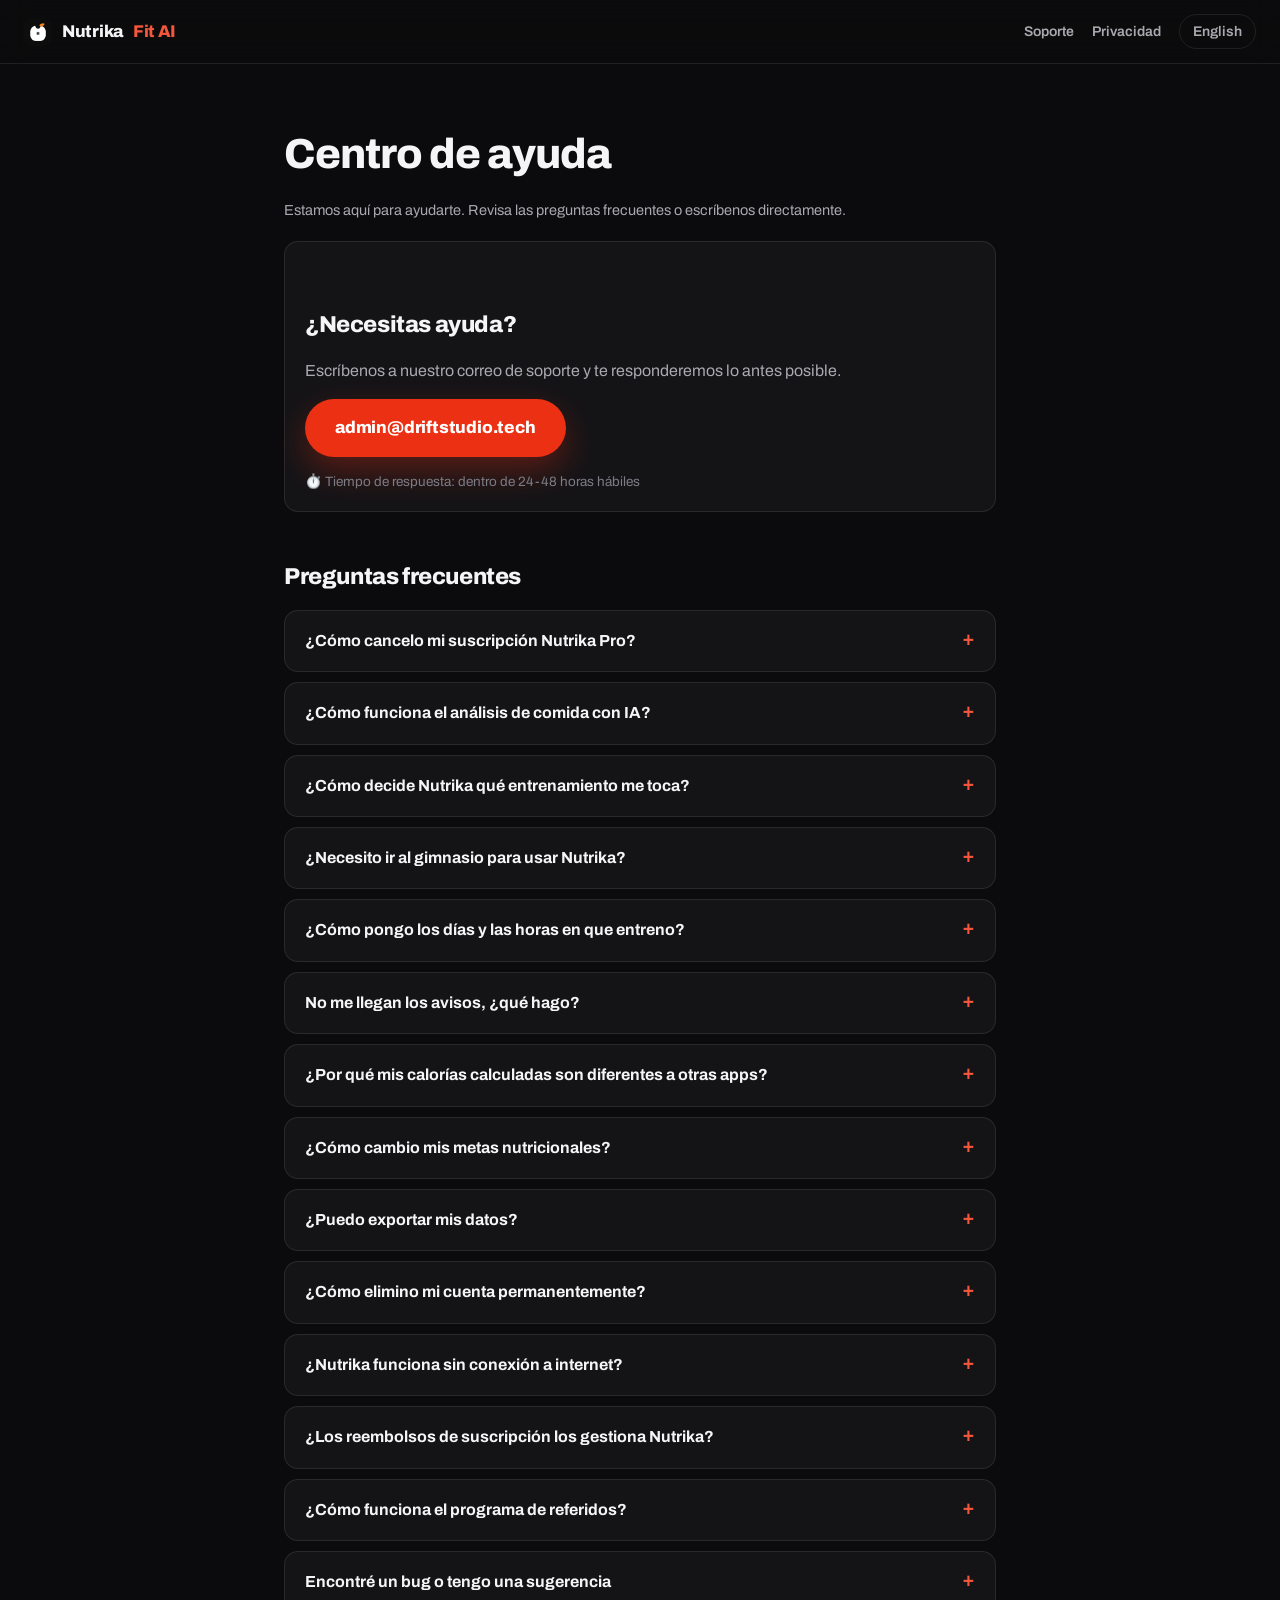
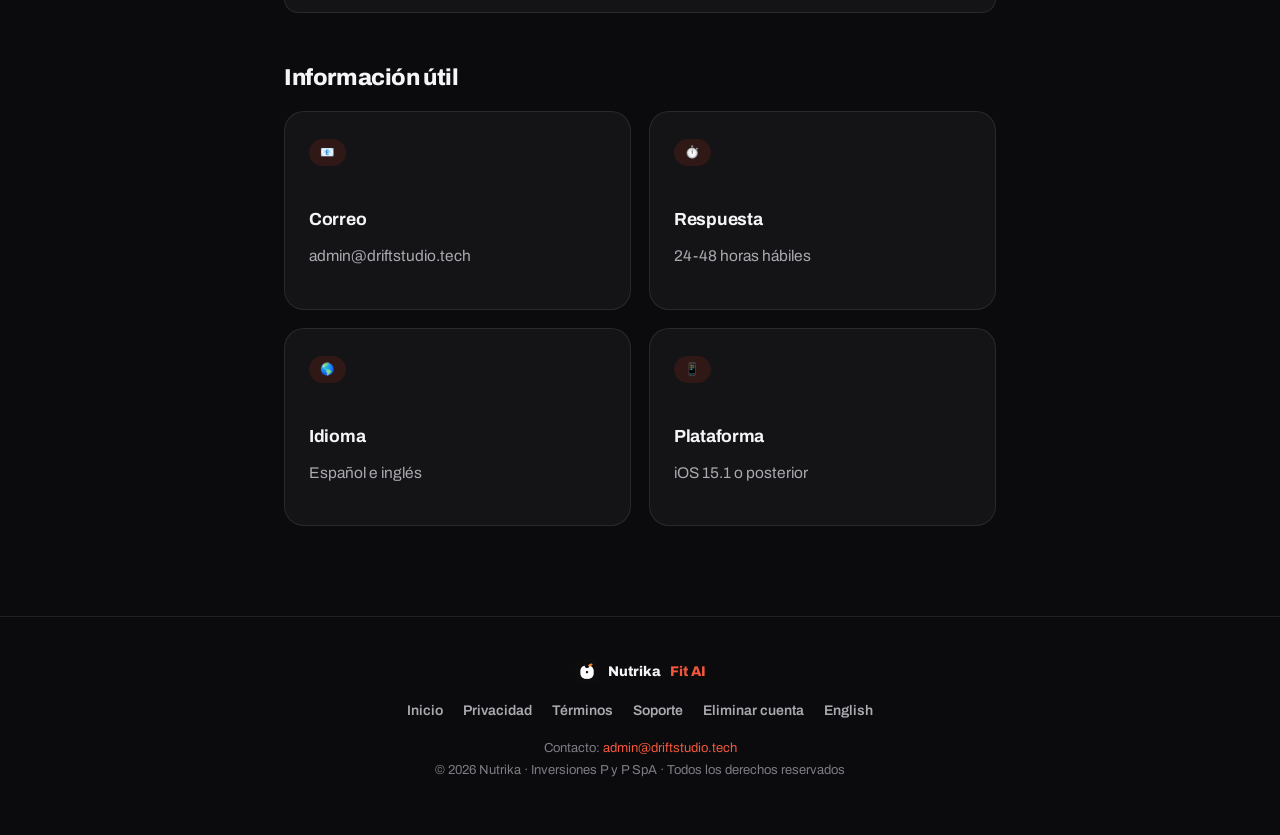
<file: support.html>
<!DOCTYPE html>
<html lang="es">
<head>
  <meta charset="UTF-8">
  <meta name="viewport" content="width=device-width, initial-scale=1.0">
  <title>Soporte · Nutrika Fit AI</title>
  <meta name="description" content="Centro de ayuda de Nutrika — Tu nutricionista en el bolsillo">
  <meta name="theme-color" content="#0B0B0D">
  <meta property="og:title" content="Soporte · Nutrika Fit AI">
  <meta property="og:description" content="Centro de ayuda de Nutrika — Tu nutricionista en el bolsillo">
  <meta property="og:type" content="website">
  <meta property="og:image" content="https://nutrik.driftstudio.tech/assets/og.jpg">
  <meta name="twitter:card" content="summary_large_image">
  <link rel="icon" href="/assets/favicon-32.png" sizes="32x32">
  <link rel="apple-touch-icon" href="/assets/apple-touch-icon.png">
  <link rel="canonical" href="https://nutrik.driftstudio.tech/support.html">
  <link rel="alternate" hreflang="es" href="https://nutrik.driftstudio.tech/support.html">
  <link rel="alternate" hreflang="en" href="https://nutrik.driftstudio.tech/en/support.html">
  <link rel="alternate" hreflang="x-default" href="https://nutrik.driftstudio.tech/support.html">
  <link rel="preconnect" href="https://fonts.googleapis.com">
  <link rel="preconnect" href="https://fonts.gstatic.com" crossorigin>
  <link href="https://fonts.googleapis.com/css2?family=Archivo:wght@400;600;700;800&display=swap" rel="stylesheet">
  <link rel="stylesheet" href="/assets/styles.css">
</head>
<body>
  <header class="barra">
    <a href="/" class="marca"><img src="/assets/apple-touch-icon.png" alt=""> Nutrika <span class="fit">Fit AI</span></a>
    <nav>
      <a href="/support.html">Soporte</a>
      <a href="/privacy.html">Privacidad</a>
      <a href="/en/support.html" class="idioma">English</a>
    </nav>
  </header>

  <main class="pagina">
    
      <h1>Centro de ayuda</h1>
      <p class="actualizado">Estamos aquí para ayudarte. Revisa las preguntas frecuentes o escríbenos directamente.</p>
    

    <div class="datos">
      <h2>¿Necesitas ayuda?</h2>
      <p>Escríbenos a nuestro correo de soporte y te responderemos lo antes posible.</p>
      <a href="mailto:admin@driftstudio.tech?subject=Soporte%20Nutrika" class="boton">
        admin@driftstudio.tech
      </a>
      <div class="nota">⏱️ Tiempo de respuesta: dentro de 24-48 horas hábiles</div>
    </div>

    <h2>Preguntas frecuentes</h2>

    <details class="faq">
      <summary>¿Cómo cancelo mi suscripción Nutrika Pro?</summary>
      <div class="cuerpo">
        <p>Para cancelar tu suscripción Nutrika Pro:</p>
        <ol>
          <li>Abre la app <strong>Ajustes</strong> en tu iPhone.</li>
          <li>Toca tu nombre en la parte superior.</li>
          <li>Toca <strong>Suscripciones</strong>.</li>
          <li>Selecciona <strong>Nutrika</strong>.</li>
          <li>Toca <strong>Cancelar suscripción</strong>.</li>
        </ol>
        <p>
          La cancelación surte efecto al final del período de facturación actual. Seguirás
          teniendo acceso a las funciones de Nutrika Pro hasta esa fecha.
        </p>
      </div>
    </details>

    <details class="faq">
      <summary>¿Cómo funciona el análisis de comida con IA?</summary>
      <div class="cuerpo">
        <p>
          Nutrika utiliza Google Gemini AI para analizar fotografías de tus comidas. Cuando
          tomas o seleccionas una foto, la imagen se envía temporalmente a los servidores de
          Google, que identifican los alimentos presentes y estiman sus calorías, proteínas,
          carbohidratos y grasas.
        </p>
        <p>
          <strong>Importante:</strong> las estimaciones son aproximadas. La precisión depende
          de la calidad de la foto, el ángulo, la iluminación y el tipo de comida. Siempre
          puedes editar manualmente los valores si no son correctos.
        </p>
      </div>
    </details>

    <details class="faq">
      <summary>¿Cómo decide Nutrika qué entrenamiento me toca?</summary>
      <div class="cuerpo">
        <p>
          El coach mira lo que llevas comido hoy y te propone la sesión: si comiste de más, la
          rutina larga; si comiste poco, una más corta. Es una sugerencia, no una obligación, y
          <strong>nunca te pide compensar ni quemar lo que comiste</strong>.
        </p>
        <p>
          En Perfil › ENTRENAMIENTO eliges si quieres gimnasio, funcional o los dos, y eso cambia
          lo que el coach te propone.
        </p>
      </div>
    </details>

    <details class="faq">
      <summary>¿Necesito ir al gimnasio para usar Nutrika?</summary>
      <div class="cuerpo">
        <p>
          No. Las rutinas HIIT son de 10 a 20 minutos en casa y solo necesitan tu cuerpo; algunas
          usan elástico, mancuerna o kettlebell, y puedes cambiar el ejercicio que no puedas hacer.
        </p>
        <p>
          Si sí vas al gimnasio, tienes cuatro programas que se repiten en ciclo y entrenamientos
          sueltos por zona, con vídeo en cada ejercicio y el peso de cada serie guardado.
        </p>
      </div>
    </details>

    <details class="faq">
      <summary>¿Cómo pongo los días y las horas en que entreno?</summary>
      <div class="cuerpo">
        <p>
          En <strong>Perfil › ENTRENAMIENTO › Calendario de entrenamiento</strong>. Marcas los días,
          eliges una hora para todos o una hora por día, y guardas.
        </p>
        <p>
          La app te avisa a esa hora. Si ese día ya entrenaste, se calla.
        </p>
      </div>
    </details>

    <details class="faq">
      <summary>No me llegan los avisos, ¿qué hago?</summary>
      <div class="cuerpo">
        <p>
          Los avisos son notificaciones de tu teléfono, así que necesitan permiso. Abre
          <strong>Ajustes › Nutrika › Notificaciones</strong> y actívalas. Si las tienes apagadas,
          la propia pantalla del calendario te lo avisa y te lleva ahí con un botón.
        </p>
        <p>
          Comprueba también que no tengas activado un modo de concentración que las silencie.
        </p>
      </div>
    </details>

    <details class="faq">
      <summary>¿Por qué mis calorías calculadas son diferentes a otras apps?</summary>
      <div class="cuerpo">
        <p>
          Nutrika calcula tus calorías diarias usando la fórmula científica <strong>Mifflin-St Jeor</strong>
          combinada con factores de actividad física estándar (sedentario, moderado, activo).
          El resultado es una estimación de tu TDEE (gasto energético total diario) ajustada
          a tu objetivo (bajar, mantener o subir de peso).
        </p>
        <p>
          Diferentes apps pueden usar fórmulas distintas o asumir factores diferentes, por lo
          que pequeñas variaciones son normales. Si tu meta parece irrealista, consulta con un
          nutricionista profesional.
        </p>
      </div>
    </details>

    <details class="faq">
      <summary>¿Cómo cambio mis metas nutricionales?</summary>
      <div class="cuerpo">
        <p>
          Puedes ajustar tus metas en cualquier momento:
        </p>
        <ol>
          <li>Abre Nutrika y ve al tab <strong>Perfil</strong>.</li>
          <li>Toca <strong>Metas nutricionales</strong>.</li>
          <li>Modifica las calorías diarias o los macronutrientes.</li>
          <li>Guarda los cambios.</li>
        </ol>
        <p>
          También puedes actualizar tu peso actual o objetivo en <strong>Detalles personales</strong>
          y Nutrika recalculará automáticamente tu plan.
        </p>
      </div>
    </details>

    <details class="faq">
      <summary>¿Puedo exportar mis datos?</summary>
      <div class="cuerpo">
        <p>
          Sí. Nutrika te permite generar <strong>reportes PDF</strong> con tu progreso
          nutricional. Ve al tab <strong>Informe</strong>, selecciona el período (última semana,
          15 días o último mes) y toca <strong>Generar Informe PDF</strong>. El PDF se
          enviará por correo electrónico a la dirección asociada a tu cuenta.
        </p>
        <p>
          Si necesitas un export en formato JSON de todos tus datos (por ejemplo, para migrar
          a otra app), escríbenos a <a href="mailto:admin@driftstudio.tech">admin@driftstudio.tech</a>
          y te enviaremos una copia.
        </p>
      </div>
    </details>

    <details class="faq">
      <summary>¿Cómo elimino mi cuenta permanentemente?</summary>
      <div class="cuerpo">
        <p>Para eliminar tu cuenta y todos tus datos:</p>
        <ol>
          <li>Abre Nutrika y ve al tab <strong>Perfil</strong>.</li>
          <li>Ve a <strong>Detalles personales</strong>.</li>
          <li>Desplázate hasta abajo y toca <strong>Eliminar cuenta</strong>.</li>
          <li>Confirma la eliminación.</li>
        </ol>
        <p>
          Alternativamente, puedes escribirnos a <a href="mailto:admin@driftstudio.tech">admin@driftstudio.tech</a>
          y eliminaremos tu cuenta dentro de 30 días. <strong>Esta acción es irreversible</strong> —
          perderás todos tus registros, reportes y progreso.
        </p>
      </div>
    </details>

    <details class="faq">
      <summary>¿Nutrika funciona sin conexión a internet?</summary>
      <div class="cuerpo">
        <p>
          Nutrika requiere conexión a internet para la mayoría de sus funciones, incluyendo:
        </p>
        <ul>
          <li>Iniciar sesión y sincronizar tus datos.</li>
          <li>Analizar fotografías y audios con IA.</li>
          <li>Generar y enviar reportes PDF.</li>
          <li>Actualizar tu suscripción.</li>
        </ul>
        <p>
          <strong>Los vídeos de los ejercicios sí funcionan sin conexión:</strong> viajan dentro de la
          app, así que puedes entrenar en un gimnasio sin señal. Ver tu historial reciente también
          funciona un rato sin internet, pero para todo lo demás lo necesitas.
        </p>
      </div>
    </details>

    <details class="faq">
      <summary>¿Los reembolsos de suscripción los gestiona Nutrika?</summary>
      <div class="cuerpo">
        <p>
          No. Todos los pagos se procesan a través de Apple App Store. Los reembolsos deben
          solicitarse directamente a Apple:
        </p>
        <p>
          👉 <a href="https://reportaproblem.apple.com" target="_blank">reportaproblem.apple.com</a>
        </p>
        <p>
          Si tienes algún problema específico con Nutrika, escríbenos primero y veremos cómo
          ayudarte.
        </p>
      </div>
    </details>

    <details class="faq">
      <summary>¿Cómo funciona el programa de referidos?</summary>
      <div class="cuerpo">
        <p>
          Comparte tu código de referido (disponible en tu Perfil) con amigos. Cuando un amigo
          se suscribe a Nutrika Pro usando tu código, recibes una <strong>comisión del 30%</strong>
          recurrente sobre sus pagos mientras ambos mantengan la suscripción activa.
        </p>
        <p>
          El monto mínimo para retirar es <strong>20 USD</strong> y los pagos se realizan vía
          PayPal. Ve a <strong>Perfil → Recomienda a un amigo</strong> para ver tu código y ganancias.
        </p>
      </div>
    </details>

    <details class="faq">
      <summary>Encontré un bug o tengo una sugerencia</summary>
      <div class="cuerpo">
        <p>
          ¡Nos encantaría escucharte! Escribe a
          <a href="mailto:admin@driftstudio.tech?subject=Feedback%20Nutrika">admin@driftstudio.tech</a>
          describiendo el bug o tu sugerencia. Si es un bug, por favor incluye:
        </p>
        <ul>
          <li>Modelo de iPhone y versión de iOS.</li>
          <li>Versión de Nutrika (visible en Perfil, al pie de la página).</li>
          <li>Pasos para reproducir el problema.</li>
          <li>Capturas de pantalla si es posible.</li>
        </ul>
      </div>
    </details>

    <h2>Información útil</h2>
    <div class="rejilla">
      <div class="tarjeta">
        <div class="etiqueta">📧</div>
        <h3>Correo</h3>
        <p>admin@driftstudio.tech</p>
      </div>
      <div class="tarjeta">
        <div class="etiqueta">⏱️</div>
        <h3>Respuesta</h3>
        <p>24-48 horas hábiles</p>
      </div>
      <div class="tarjeta">
        <div class="etiqueta">🌎</div>
        <h3>Idioma</h3>
        <p>Español e inglés</p>
      </div>
      <div class="tarjeta">
        <div class="etiqueta">📱</div>
        <h3>Plataforma</h3>
        <p>iOS 15.1 o posterior</p>
      </div>
    </div>
  </main>
  <footer>
    <div class="pie-marca"><img src="/assets/apple-touch-icon.png" alt=""> Nutrika <span class="fit">Fit AI</span></div>
    <div class="pie-enlaces">
      <a href="/">Inicio</a>
      <a href="/privacy.html">Privacidad</a>
      <a href="/terms.html">Términos</a>
      <a href="/support.html">Soporte</a>
      <a href="/delete-account.html">Eliminar cuenta</a>
      <a href="/en/">English</a>
    </div>
    <p class="pie-legal">Contacto: <a href="mailto:admin@driftstudio.tech">admin@driftstudio.tech</a></p>
    <p class="pie-legal">© 2026 Nutrika · Inversiones P y P SpA · Todos los derechos reservados</p>
  </footer>
</body>
</html>
</file>
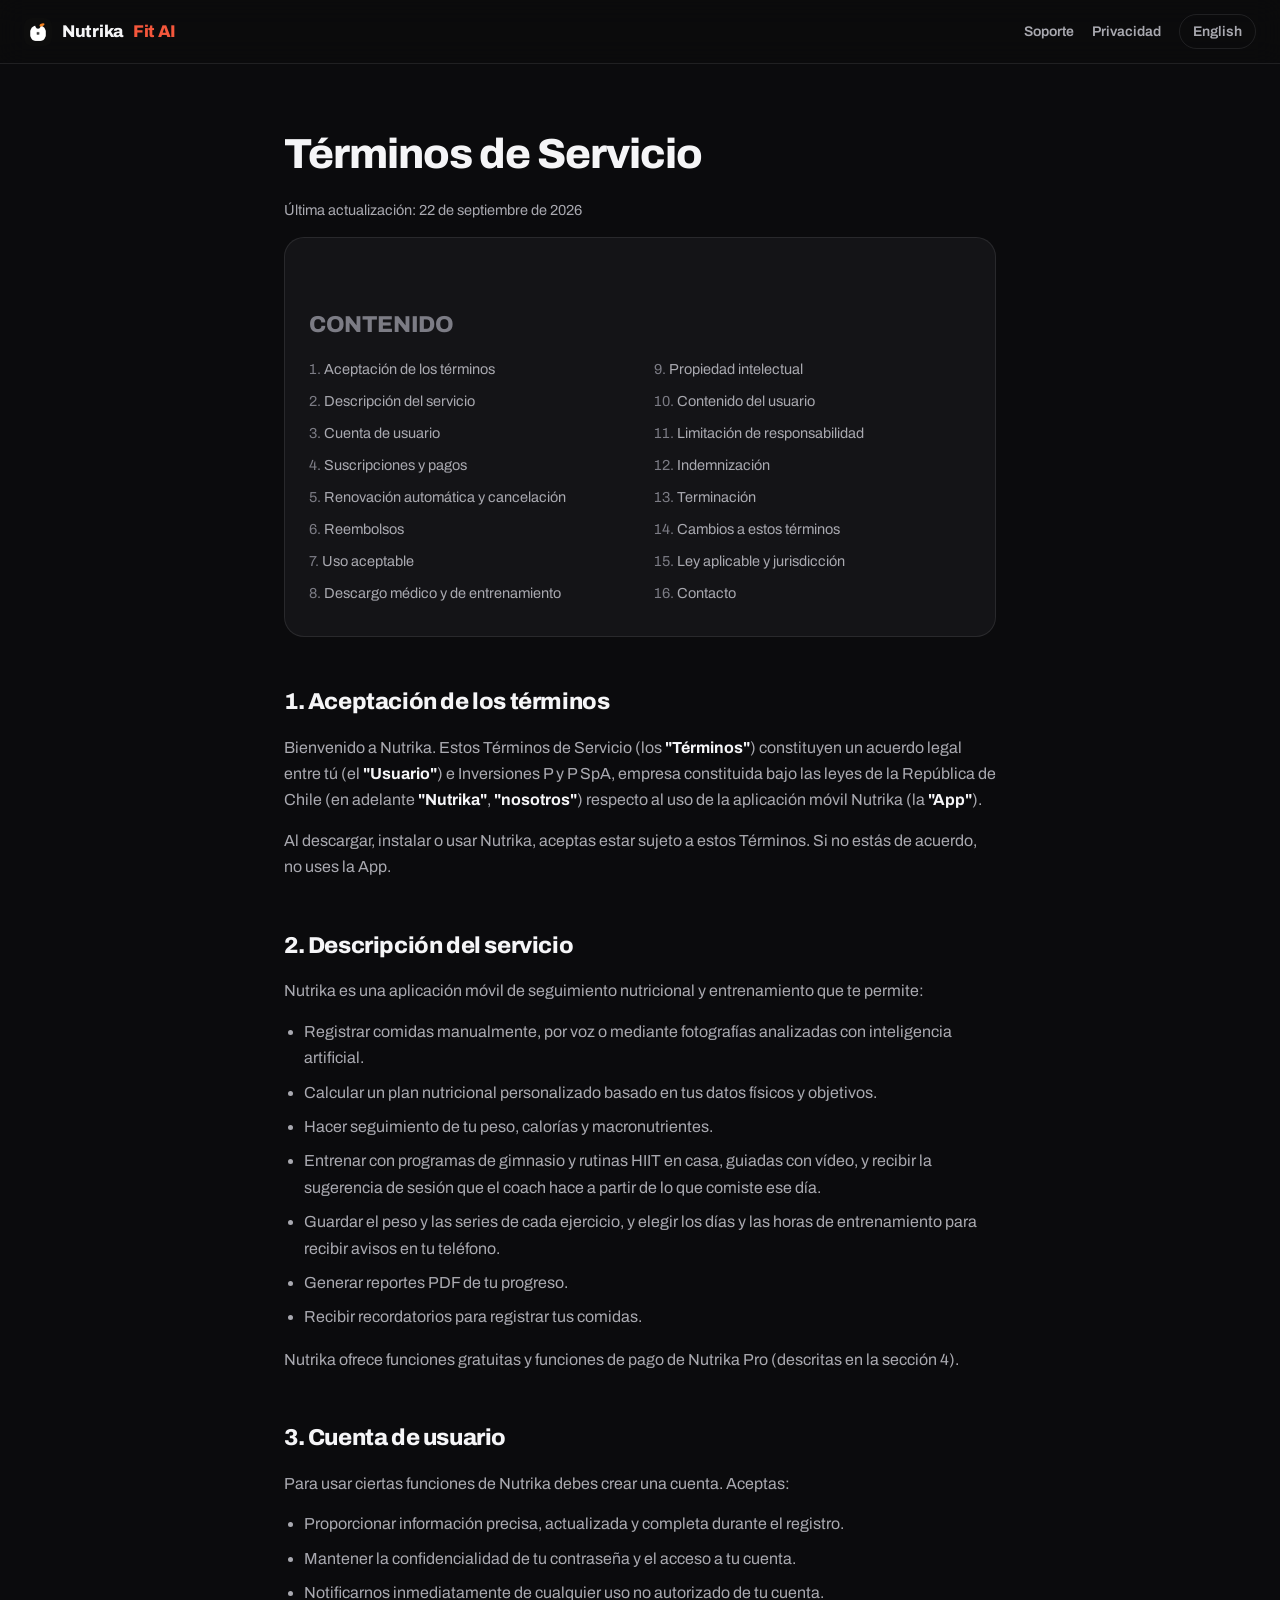
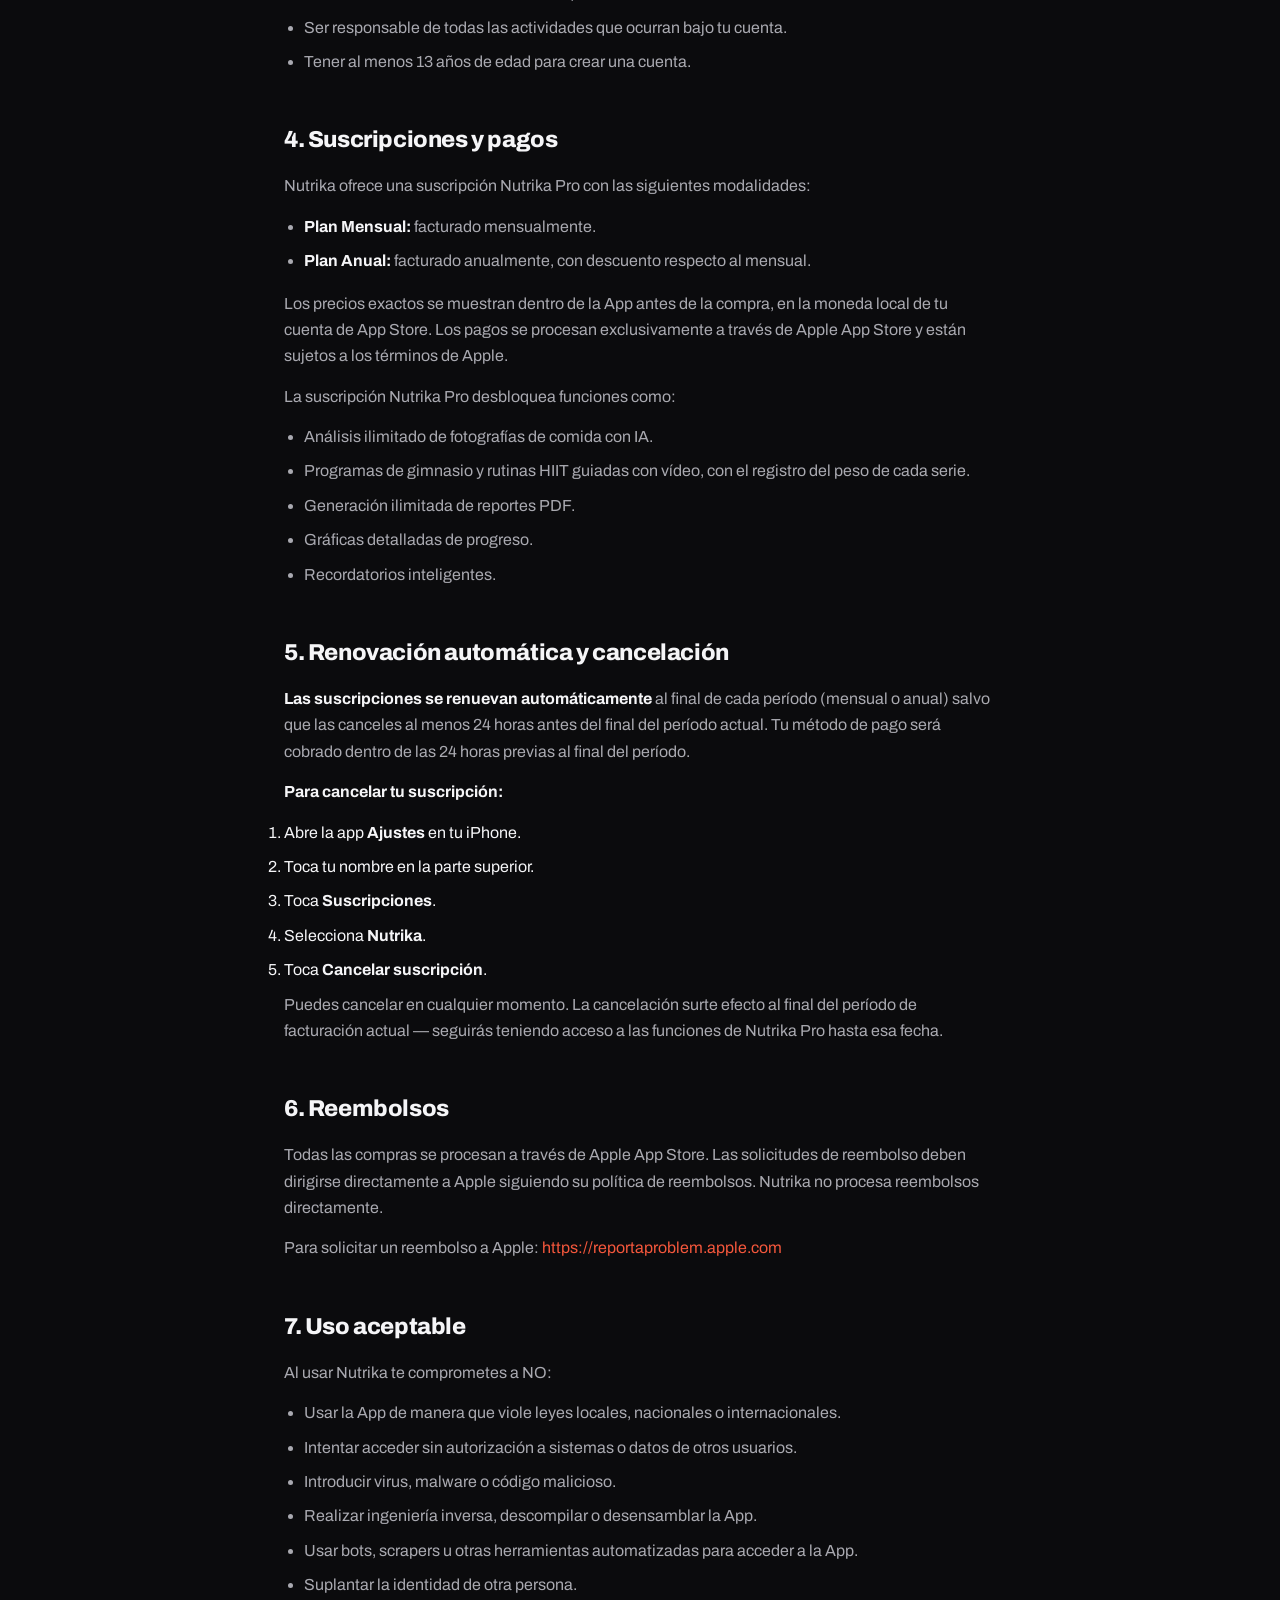
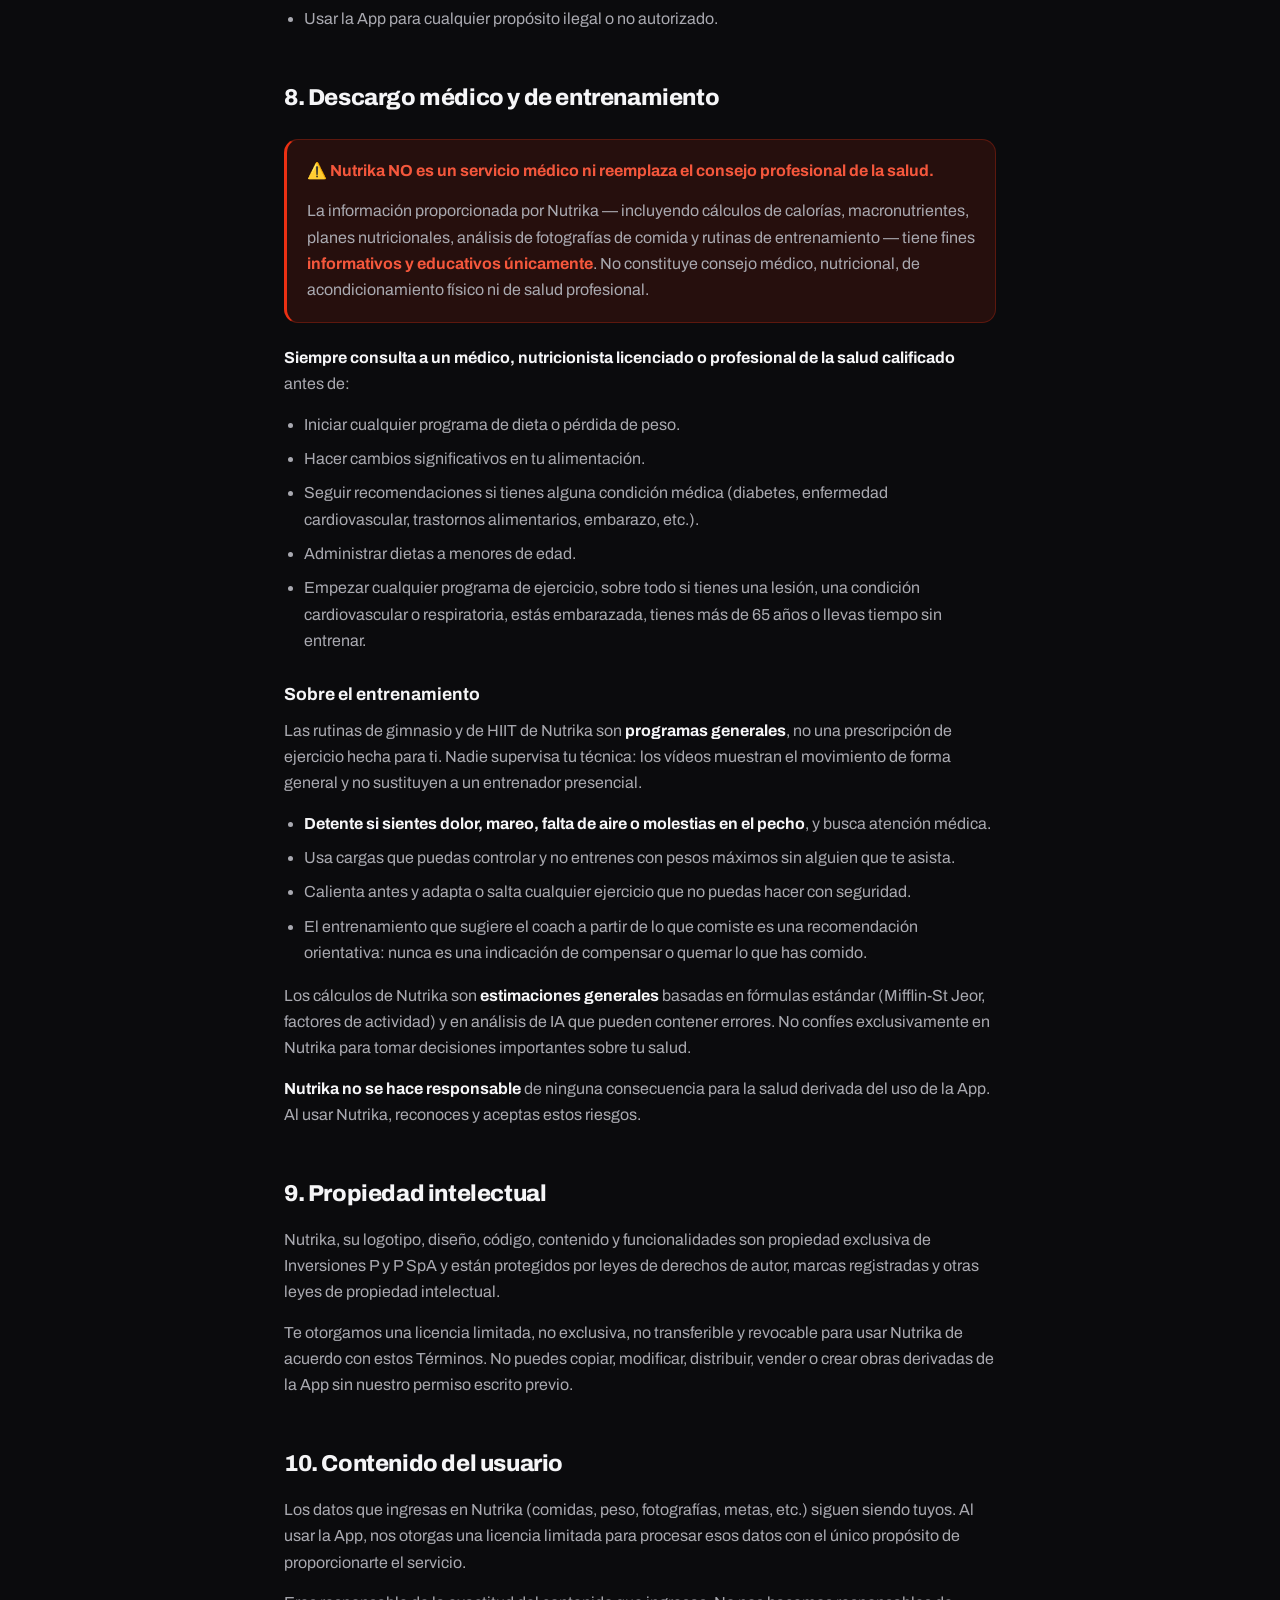
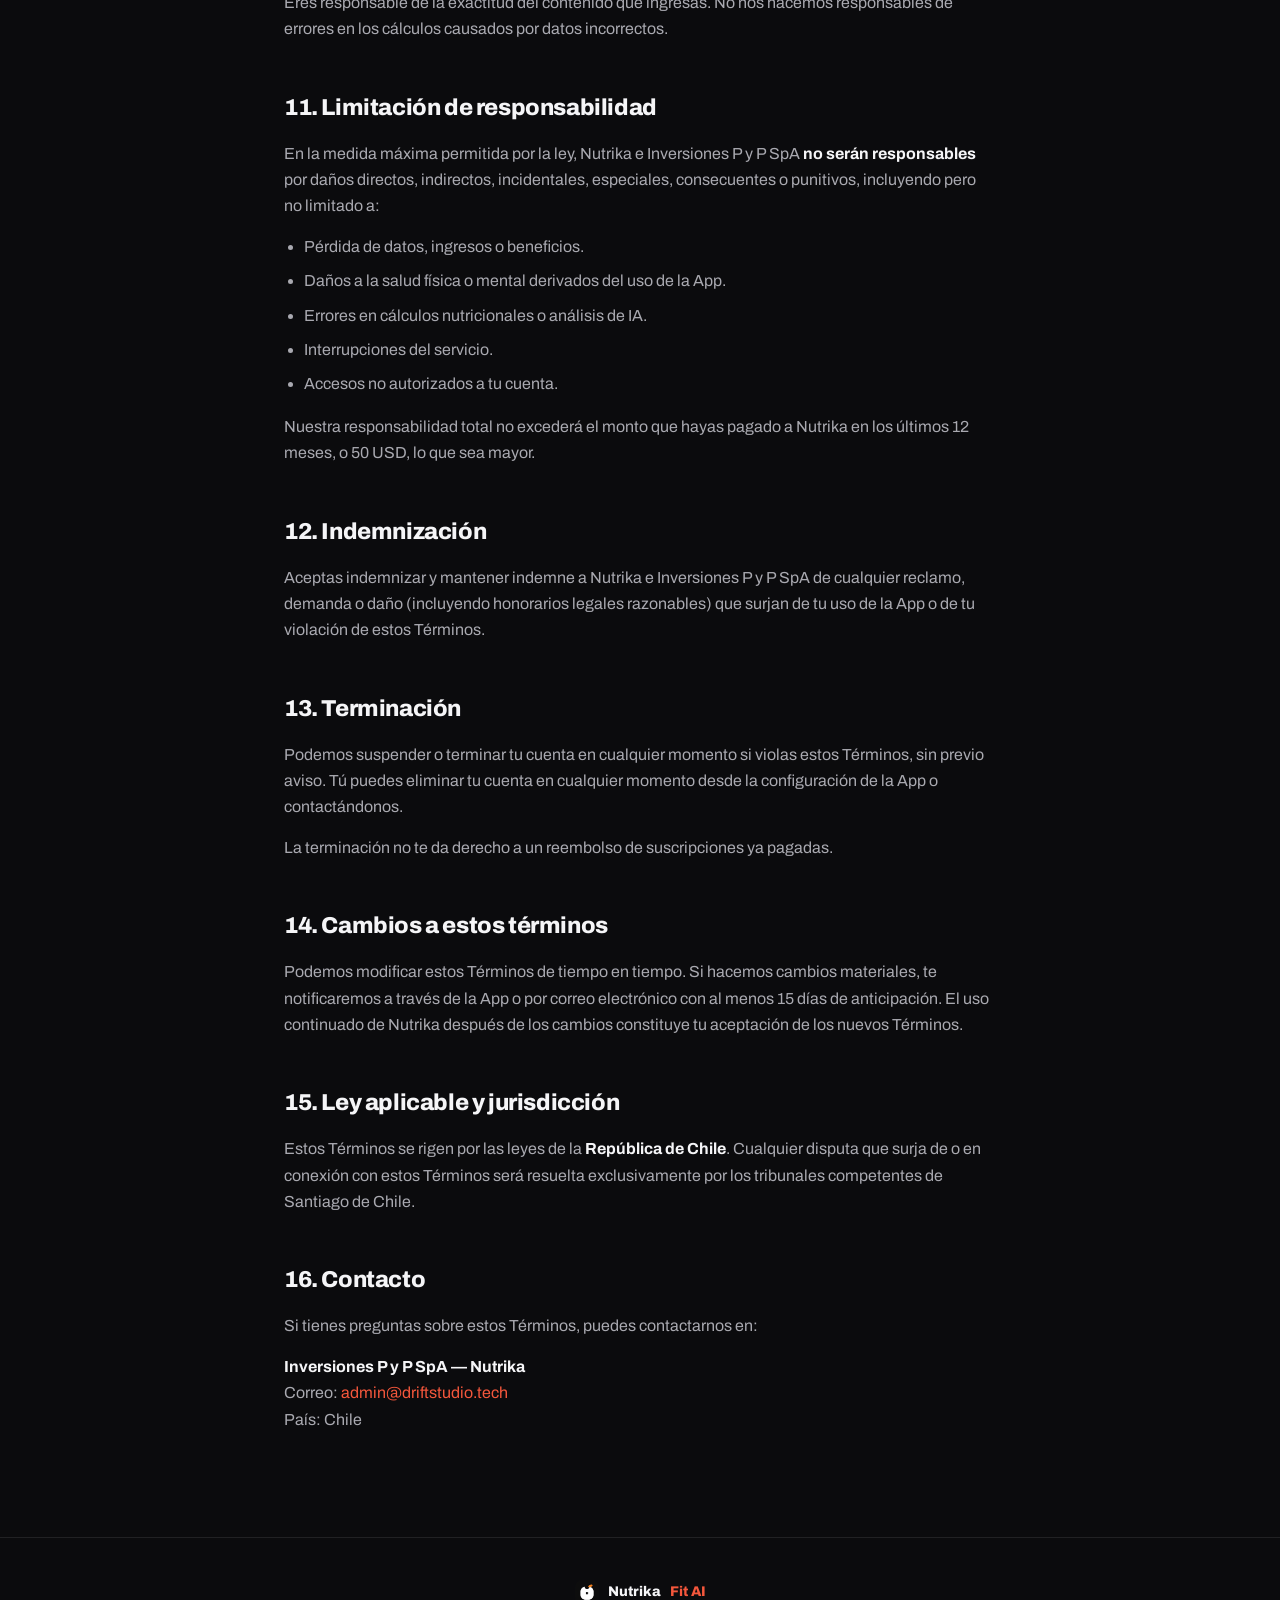
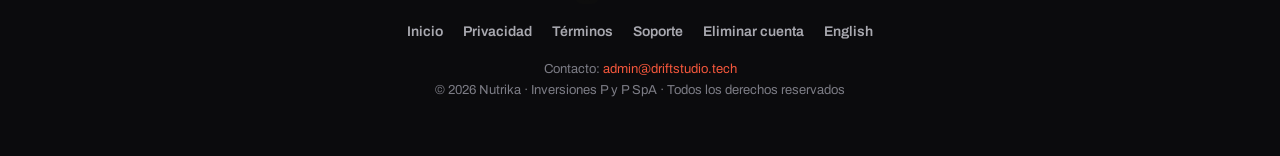
<file: terms.html>
<!DOCTYPE html>
<html lang="es">
<head>
  <meta charset="UTF-8">
  <meta name="viewport" content="width=device-width, initial-scale=1.0">
  <title>Términos de Servicio · Nutrika Fit AI</title>
  <meta name="description" content="Términos de Servicio de Nutrika — Tu nutricionista en el bolsillo">
  <meta name="theme-color" content="#0B0B0D">
  <meta property="og:title" content="Términos de Servicio · Nutrika Fit AI">
  <meta property="og:description" content="Términos de Servicio de Nutrika — Tu nutricionista en el bolsillo">
  <meta property="og:type" content="website">
  <meta property="og:image" content="https://nutrik.driftstudio.tech/assets/og.jpg">
  <meta name="twitter:card" content="summary_large_image">
  <link rel="icon" href="/assets/favicon-32.png" sizes="32x32">
  <link rel="apple-touch-icon" href="/assets/apple-touch-icon.png">
  <link rel="canonical" href="https://nutrik.driftstudio.tech/terms.html">
  <link rel="alternate" hreflang="es" href="https://nutrik.driftstudio.tech/terms.html">
  <link rel="alternate" hreflang="en" href="https://nutrik.driftstudio.tech/en/terms.html">
  <link rel="alternate" hreflang="x-default" href="https://nutrik.driftstudio.tech/terms.html">
  <link rel="preconnect" href="https://fonts.googleapis.com">
  <link rel="preconnect" href="https://fonts.gstatic.com" crossorigin>
  <link href="https://fonts.googleapis.com/css2?family=Archivo:wght@400;600;700;800&display=swap" rel="stylesheet">
  <link rel="stylesheet" href="/assets/styles.css">
</head>
<body>
  <header class="barra">
    <a href="/" class="marca"><img src="/assets/apple-touch-icon.png" alt=""> Nutrika <span class="fit">Fit AI</span></a>
    <nav>
      <a href="/support.html">Soporte</a>
      <a href="/privacy.html">Privacidad</a>
      <a href="/en/terms.html" class="idioma">English</a>
    </nav>
  </header>

  <main class="pagina">
    
      <h1>Términos de Servicio</h1>
      <p class="actualizado">Última actualización: 22 de septiembre de 2026</p>
    

    <div class="indice">
      <h2>Contenido</h2>
      <ol>
        <li><a href="#s1">Aceptación de los términos</a></li>
        <li><a href="#s2">Descripción del servicio</a></li>
        <li><a href="#s3">Cuenta de usuario</a></li>
        <li><a href="#s4">Suscripciones y pagos</a></li>
        <li><a href="#s5">Renovación automática y cancelación</a></li>
        <li><a href="#s6">Reembolsos</a></li>
        <li><a href="#s7">Uso aceptable</a></li>
        <li><a href="#s8">Descargo médico y de entrenamiento</a></li>
        <li><a href="#s9">Propiedad intelectual</a></li>
        <li><a href="#s10">Contenido del usuario</a></li>
        <li><a href="#s11">Limitación de responsabilidad</a></li>
        <li><a href="#s12">Indemnización</a></li>
        <li><a href="#s13">Terminación</a></li>
        <li><a href="#s14">Cambios a estos términos</a></li>
        <li><a href="#s15">Ley aplicable y jurisdicción</a></li>
        <li><a href="#s16">Contacto</a></li>
      </ol>
    </div>

    <h2 id="s1">1. Aceptación de los términos</h2>
    <p>
      Bienvenido a Nutrika. Estos Términos de Servicio (los <strong>"Términos"</strong>) constituyen
      un acuerdo legal entre tú (el <strong>"Usuario"</strong>) e Inversiones P y P SpA,
      empresa constituida bajo las leyes de la República de Chile (en adelante <strong>"Nutrika"</strong>, <strong>"nosotros"</strong>) respecto al uso de la
      aplicación móvil Nutrika (la <strong>"App"</strong>).
    </p>
    <p>
      Al descargar, instalar o usar Nutrika, aceptas estar sujeto a estos Términos. Si no
      estás de acuerdo, no uses la App.
    </p>

    <h2 id="s2">2. Descripción del servicio</h2>
    <p>
      Nutrika es una aplicación móvil de seguimiento nutricional y entrenamiento que te permite:
    </p>
    <ul>
      <li>Registrar comidas manualmente, por voz o mediante fotografías analizadas con inteligencia artificial.</li>
      <li>Calcular un plan nutricional personalizado basado en tus datos físicos y objetivos.</li>
      <li>Hacer seguimiento de tu peso, calorías y macronutrientes.</li>
      <li>Entrenar con programas de gimnasio y rutinas HIIT en casa, guiadas con vídeo, y recibir la
      sugerencia de sesión que el coach hace a partir de lo que comiste ese día.</li>
      <li>Guardar el peso y las series de cada ejercicio, y elegir los días y las horas de entrenamiento
      para recibir avisos en tu teléfono.</li>
      <li>Generar reportes PDF de tu progreso.</li>
      <li>Recibir recordatorios para registrar tus comidas.</li>
    </ul>
    <p>
      Nutrika ofrece funciones gratuitas y funciones de pago de Nutrika Pro (descritas en la sección 4).
    </p>

    <h2 id="s3">3. Cuenta de usuario</h2>
    <p>
      Para usar ciertas funciones de Nutrika debes crear una cuenta. Aceptas:
    </p>
    <ul>
      <li>Proporcionar información precisa, actualizada y completa durante el registro.</li>
      <li>Mantener la confidencialidad de tu contraseña y el acceso a tu cuenta.</li>
      <li>Notificarnos inmediatamente de cualquier uso no autorizado de tu cuenta.</li>
      <li>Ser responsable de todas las actividades que ocurran bajo tu cuenta.</li>
      <li>Tener al menos 13 años de edad para crear una cuenta.</li>
    </ul>

    <h2 id="s4">4. Suscripciones y pagos</h2>
    <p>
      Nutrika ofrece una suscripción Nutrika Pro con las siguientes modalidades:
    </p>
    <ul>
      <li><strong>Plan Mensual:</strong> facturado mensualmente.</li>
      <li><strong>Plan Anual:</strong> facturado anualmente, con descuento respecto al mensual.</li>
    </ul>
    <p>
      Los precios exactos se muestran dentro de la App antes de la compra, en la moneda local
      de tu cuenta de App Store. Los pagos se procesan exclusivamente a través de Apple App Store
      y están sujetos a los términos de Apple.
    </p>
    <p>
      La suscripción Nutrika Pro desbloquea funciones como:
    </p>
    <ul>
      <li>Análisis ilimitado de fotografías de comida con IA.</li>
      <li>Programas de gimnasio y rutinas HIIT guiadas con vídeo, con el registro del peso de cada serie.</li>
      <li>Generación ilimitada de reportes PDF.</li>
      <li>Gráficas detalladas de progreso.</li>
      <li>Recordatorios inteligentes.</li>
    </ul>

    <h2 id="s5">5. Renovación automática y cancelación</h2>
    <p>
      <strong>Las suscripciones se renuevan automáticamente</strong> al final de cada período
      (mensual o anual) salvo que las canceles al menos 24 horas antes del final del período
      actual. Tu método de pago será cobrado dentro de las 24 horas previas al final del período.
    </p>
    <p>
      <strong>Para cancelar tu suscripción:</strong>
    </p>
    <ol>
      <li>Abre la app <strong>Ajustes</strong> en tu iPhone.</li>
      <li>Toca tu nombre en la parte superior.</li>
      <li>Toca <strong>Suscripciones</strong>.</li>
      <li>Selecciona <strong>Nutrika</strong>.</li>
      <li>Toca <strong>Cancelar suscripción</strong>.</li>
    </ol>
    <p>
      Puedes cancelar en cualquier momento. La cancelación surte efecto al final del período
      de facturación actual — seguirás teniendo acceso a las funciones de Nutrika Pro hasta esa fecha.
    </p>

    <h2 id="s6">6. Reembolsos</h2>
    <p>
      Todas las compras se procesan a través de Apple App Store. Las solicitudes de reembolso
      deben dirigirse directamente a Apple siguiendo su política de reembolsos. Nutrika no procesa
      reembolsos directamente.
    </p>
    <p>
      Para solicitar un reembolso a Apple:
      <a href="https://reportaproblem.apple.com" target="_blank">https://reportaproblem.apple.com</a>
    </p>

    <h2 id="s7">7. Uso aceptable</h2>
    <p>Al usar Nutrika te comprometes a NO:</p>
    <ul>
      <li>Usar la App de manera que viole leyes locales, nacionales o internacionales.</li>
      <li>Intentar acceder sin autorización a sistemas o datos de otros usuarios.</li>
      <li>Introducir virus, malware o código malicioso.</li>
      <li>Realizar ingeniería inversa, descompilar o desensamblar la App.</li>
      <li>Usar bots, scrapers u otras herramientas automatizadas para acceder a la App.</li>
      <li>Suplantar la identidad de otra persona.</li>
      <li>Usar la App para cualquier propósito ilegal o no autorizado.</li>
    </ul>

    <h2 id="s8">8. Descargo médico y de entrenamiento</h2>
    <div class="aviso">
      <p>
        <strong>⚠️ Nutrika NO es un servicio médico ni reemplaza el consejo profesional de la salud.</strong>
      </p>
      <p style="margin-bottom: 0;">
        La información proporcionada por Nutrika — incluyendo cálculos de calorías, macronutrientes,
        planes nutricionales, análisis de fotografías de comida y rutinas de entrenamiento — tiene
        fines <strong>informativos y educativos únicamente</strong>. No constituye consejo médico,
        nutricional, de acondicionamiento físico ni de salud profesional.
      </p>
    </div>
    <p>
      <strong>Siempre consulta a un médico, nutricionista licenciado o profesional de la salud
      calificado</strong> antes de:
    </p>
    <ul>
      <li>Iniciar cualquier programa de dieta o pérdida de peso.</li>
      <li>Hacer cambios significativos en tu alimentación.</li>
      <li>Seguir recomendaciones si tienes alguna condición médica (diabetes, enfermedad
      cardiovascular, trastornos alimentarios, embarazo, etc.).</li>
      <li>Administrar dietas a menores de edad.</li>
      <li>Empezar cualquier programa de ejercicio, sobre todo si tienes una lesión, una condición
      cardiovascular o respiratoria, estás embarazada, tienes más de 65 años o llevas tiempo sin entrenar.</li>
    </ul>
    <h3>Sobre el entrenamiento</h3>
    <p>
      Las rutinas de gimnasio y de HIIT de Nutrika son <strong>programas generales</strong>, no una
      prescripción de ejercicio hecha para ti. Nadie supervisa tu técnica: los vídeos muestran el
      movimiento de forma general y no sustituyen a un entrenador presencial.
    </p>
    <ul>
      <li><strong>Detente si sientes dolor, mareo, falta de aire o molestias en el pecho</strong>, y
      busca atención médica.</li>
      <li>Usa cargas que puedas controlar y no entrenes con pesos máximos sin alguien que te asista.</li>
      <li>Calienta antes y adapta o salta cualquier ejercicio que no puedas hacer con seguridad.</li>
      <li>El entrenamiento que sugiere el coach a partir de lo que comiste es una recomendación
      orientativa: nunca es una indicación de compensar o quemar lo que has comido.</li>
    </ul>
    <p>
      Los cálculos de Nutrika son <strong>estimaciones generales</strong> basadas en fórmulas
      estándar (Mifflin-St Jeor, factores de actividad) y en análisis de IA que pueden contener
      errores. No confíes exclusivamente en Nutrika para tomar decisiones importantes sobre tu salud.
    </p>
    <p>
      <strong>Nutrika no se hace responsable</strong> de ninguna consecuencia para la salud derivada
      del uso de la App. Al usar Nutrika, reconoces y aceptas estos riesgos.
    </p>

    <h2 id="s9">9. Propiedad intelectual</h2>
    <p>
      Nutrika, su logotipo, diseño, código, contenido y funcionalidades son propiedad exclusiva
      de Inversiones P y P SpA y están protegidos por leyes de derechos de autor, marcas registradas y
      otras leyes de propiedad intelectual.
    </p>
    <p>
      Te otorgamos una licencia limitada, no exclusiva, no transferible y revocable para usar
      Nutrika de acuerdo con estos Términos. No puedes copiar, modificar, distribuir, vender o
      crear obras derivadas de la App sin nuestro permiso escrito previo.
    </p>

    <h2 id="s10">10. Contenido del usuario</h2>
    <p>
      Los datos que ingresas en Nutrika (comidas, peso, fotografías, metas, etc.) siguen siendo
      tuyos. Al usar la App, nos otorgas una licencia limitada para procesar esos datos con
      el único propósito de proporcionarte el servicio.
    </p>
    <p>
      Eres responsable de la exactitud del contenido que ingresas. No nos hacemos responsables
      de errores en los cálculos causados por datos incorrectos.
    </p>

    <h2 id="s11">11. Limitación de responsabilidad</h2>
    <p>
      En la medida máxima permitida por la ley, Nutrika e Inversiones P y P SpA <strong>no serán
      responsables</strong> por daños directos, indirectos, incidentales, especiales,
      consecuentes o punitivos, incluyendo pero no limitado a:
    </p>
    <ul>
      <li>Pérdida de datos, ingresos o beneficios.</li>
      <li>Daños a la salud física o mental derivados del uso de la App.</li>
      <li>Errores en cálculos nutricionales o análisis de IA.</li>
      <li>Interrupciones del servicio.</li>
      <li>Accesos no autorizados a tu cuenta.</li>
    </ul>
    <p>
      Nuestra responsabilidad total no excederá el monto que hayas pagado a Nutrika en los
      últimos 12 meses, o 50 USD, lo que sea mayor.
    </p>

    <h2 id="s12">12. Indemnización</h2>
    <p>
      Aceptas indemnizar y mantener indemne a Nutrika e Inversiones P y P SpA de cualquier reclamo,
      demanda o daño (incluyendo honorarios legales razonables) que surjan de tu uso de la App
      o de tu violación de estos Términos.
    </p>

    <h2 id="s13">13. Terminación</h2>
    <p>
      Podemos suspender o terminar tu cuenta en cualquier momento si violas estos Términos, sin
      previo aviso. Tú puedes eliminar tu cuenta en cualquier momento desde la configuración de
      la App o contactándonos.
    </p>
    <p>
      La terminación no te da derecho a un reembolso de suscripciones ya pagadas.
    </p>

    <h2 id="s14">14. Cambios a estos términos</h2>
    <p>
      Podemos modificar estos Términos de tiempo en tiempo. Si hacemos cambios materiales, te
      notificaremos a través de la App o por correo electrónico con al menos 15 días de
      anticipación. El uso continuado de Nutrika después de los cambios constituye tu aceptación
      de los nuevos Términos.
    </p>

    <h2 id="s15">15. Ley aplicable y jurisdicción</h2>
    <p>
      Estos Términos se rigen por las leyes de la <strong>República de Chile</strong>. Cualquier
      disputa que surja de o en conexión con estos Términos será resuelta exclusivamente por los
      tribunales competentes de Santiago de Chile.
    </p>

    <h2 id="s16">16. Contacto</h2>
    <p>
      Si tienes preguntas sobre estos Términos, puedes contactarnos en:
    </p>
    <p>
      <strong>Inversiones P y P SpA — Nutrika</strong><br>
      Correo: <a href="mailto:admin@driftstudio.tech">admin@driftstudio.tech</a><br>
      País: Chile
    </p>
  </main>
  <footer>
    <div class="pie-marca"><img src="/assets/apple-touch-icon.png" alt=""> Nutrika <span class="fit">Fit AI</span></div>
    <div class="pie-enlaces">
      <a href="/">Inicio</a>
      <a href="/privacy.html">Privacidad</a>
      <a href="/terms.html">Términos</a>
      <a href="/support.html">Soporte</a>
      <a href="/delete-account.html">Eliminar cuenta</a>
      <a href="/en/">English</a>
    </div>
    <p class="pie-legal">Contacto: <a href="mailto:admin@driftstudio.tech">admin@driftstudio.tech</a></p>
    <p class="pie-legal">© 2026 Nutrika · Inversiones P y P SpA · Todos los derechos reservados</p>
  </footer>
</body>
</html>
</file>
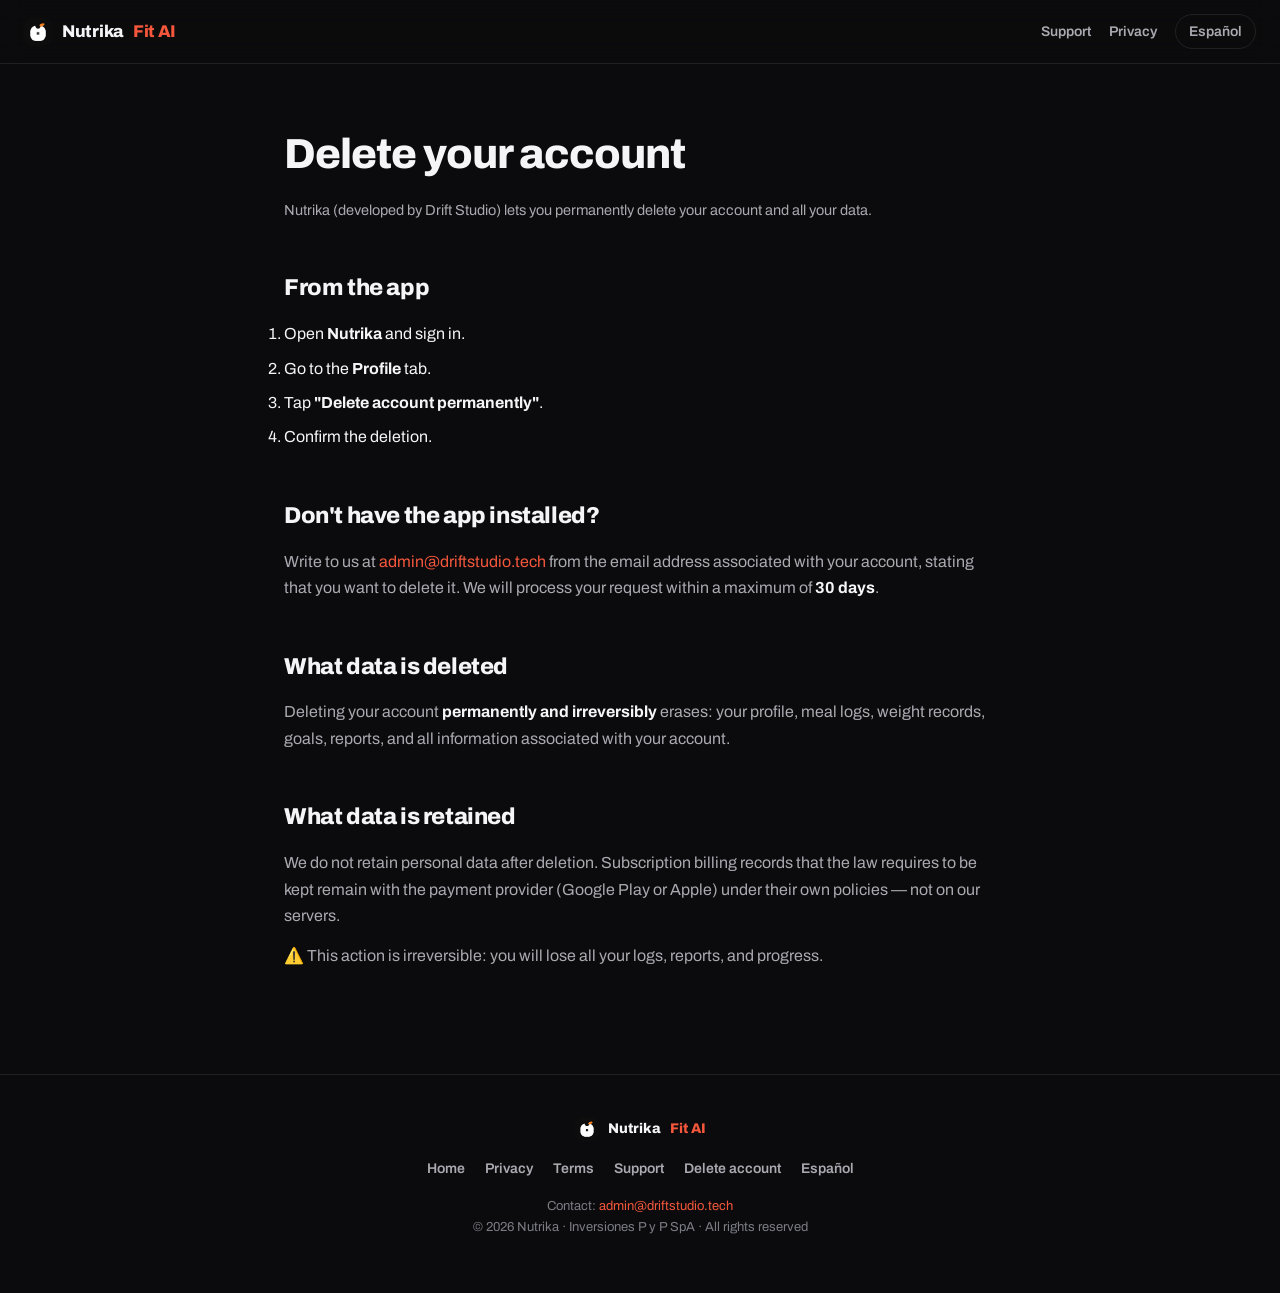
<file: en/delete-account.html>
<!DOCTYPE html>
<html lang="en">
<head>
  <meta charset="UTF-8">
  <meta name="viewport" content="width=device-width, initial-scale=1.0">
  <title>Delete account · Nutrika Fit AI</title>
  <meta name="description" content="How to delete your Nutrika account and all your data.">
  <meta name="theme-color" content="#0B0B0D">
  <meta property="og:title" content="Delete account · Nutrika Fit AI">
  <meta property="og:description" content="How to delete your Nutrika account and all your data.">
  <meta property="og:type" content="website">
  <meta property="og:image" content="https://nutrik.driftstudio.tech/assets/og.jpg">
  <meta name="twitter:card" content="summary_large_image">
  <link rel="icon" href="/assets/favicon-32.png" sizes="32x32">
  <link rel="apple-touch-icon" href="/assets/apple-touch-icon.png">
  <link rel="canonical" href="https://nutrik.driftstudio.tech/en/delete-account.html">
  <link rel="alternate" hreflang="es" href="https://nutrik.driftstudio.tech/delete-account.html">
  <link rel="alternate" hreflang="en" href="https://nutrik.driftstudio.tech/en/delete-account.html">
  <link rel="alternate" hreflang="x-default" href="https://nutrik.driftstudio.tech/delete-account.html">
  <link rel="preconnect" href="https://fonts.googleapis.com">
  <link rel="preconnect" href="https://fonts.gstatic.com" crossorigin>
  <link href="https://fonts.googleapis.com/css2?family=Archivo:wght@400;600;700;800&display=swap" rel="stylesheet">
  <link rel="stylesheet" href="/assets/styles.css">
</head>
<body>
  <header class="barra">
    <a href="/en/" class="marca"><img src="/assets/apple-touch-icon.png" alt=""> Nutrika <span class="fit">Fit AI</span></a>
    <nav>
      <a href="/en/support.html">Support</a>
      <a href="/en/privacy.html">Privacy</a>
      <a href="/delete-account.html" class="idioma">Español</a>
    </nav>
  </header>

  <main class="pagina">
      <h1>Delete your account</h1>
      <p class="actualizado">Nutrika (developed by Drift Studio) lets you permanently delete your account and all your data.</p>
    

    <h2>From the app</h2>
    <div class="card">
      <ol>
        <li>Open <strong>Nutrika</strong> and sign in.</li>
        <li>Go to the <strong>Profile</strong> tab.</li>
        <li>Tap <strong>"Delete account permanently"</strong>.</li>
        <li>Confirm the deletion.</li>
      </ol>
    </div>

    <h2>Don't have the app installed?</h2>
    <div class="card">
      <p>Write to us at <a href="mailto:admin@driftstudio.tech?subject=Delete%20Nutrika%20account">admin@driftstudio.tech</a> from the email address associated with your account, stating that you want to delete it. We will process your request within a maximum of <strong>30 days</strong>.</p>
    </div>

    <h2>What data is deleted</h2>
    <p>Deleting your account <strong>permanently and irreversibly</strong> erases: your profile, meal logs, weight records, goals, reports, and all information associated with your account.</p>

    <h2>What data is retained</h2>
    <p>We do not retain personal data after deletion. Subscription billing records that the law requires to be kept remain with the payment provider (Google Play or Apple) under their own policies — not on our servers.</p>

    <p class="warn">⚠️ This action is irreversible: you will lose all your logs, reports, and progress.</p>
  </main>
  <footer>
    <div class="pie-marca"><img src="/assets/apple-touch-icon.png" alt=""> Nutrika <span class="fit">Fit AI</span></div>
    <div class="pie-enlaces">
      <a href="/en/">Home</a>
      <a href="/en/privacy.html">Privacy</a>
      <a href="/en/terms.html">Terms</a>
      <a href="/en/support.html">Support</a>
      <a href="/en/delete-account.html">Delete account</a>
      <a href="/">Español</a>
    </div>
    <p class="pie-legal">Contact: <a href="mailto:admin@driftstudio.tech">admin@driftstudio.tech</a></p>
    <p class="pie-legal">© 2026 Nutrika · Inversiones P y P SpA · All rights reserved</p>
  </footer>
</body>
</html>
</file>
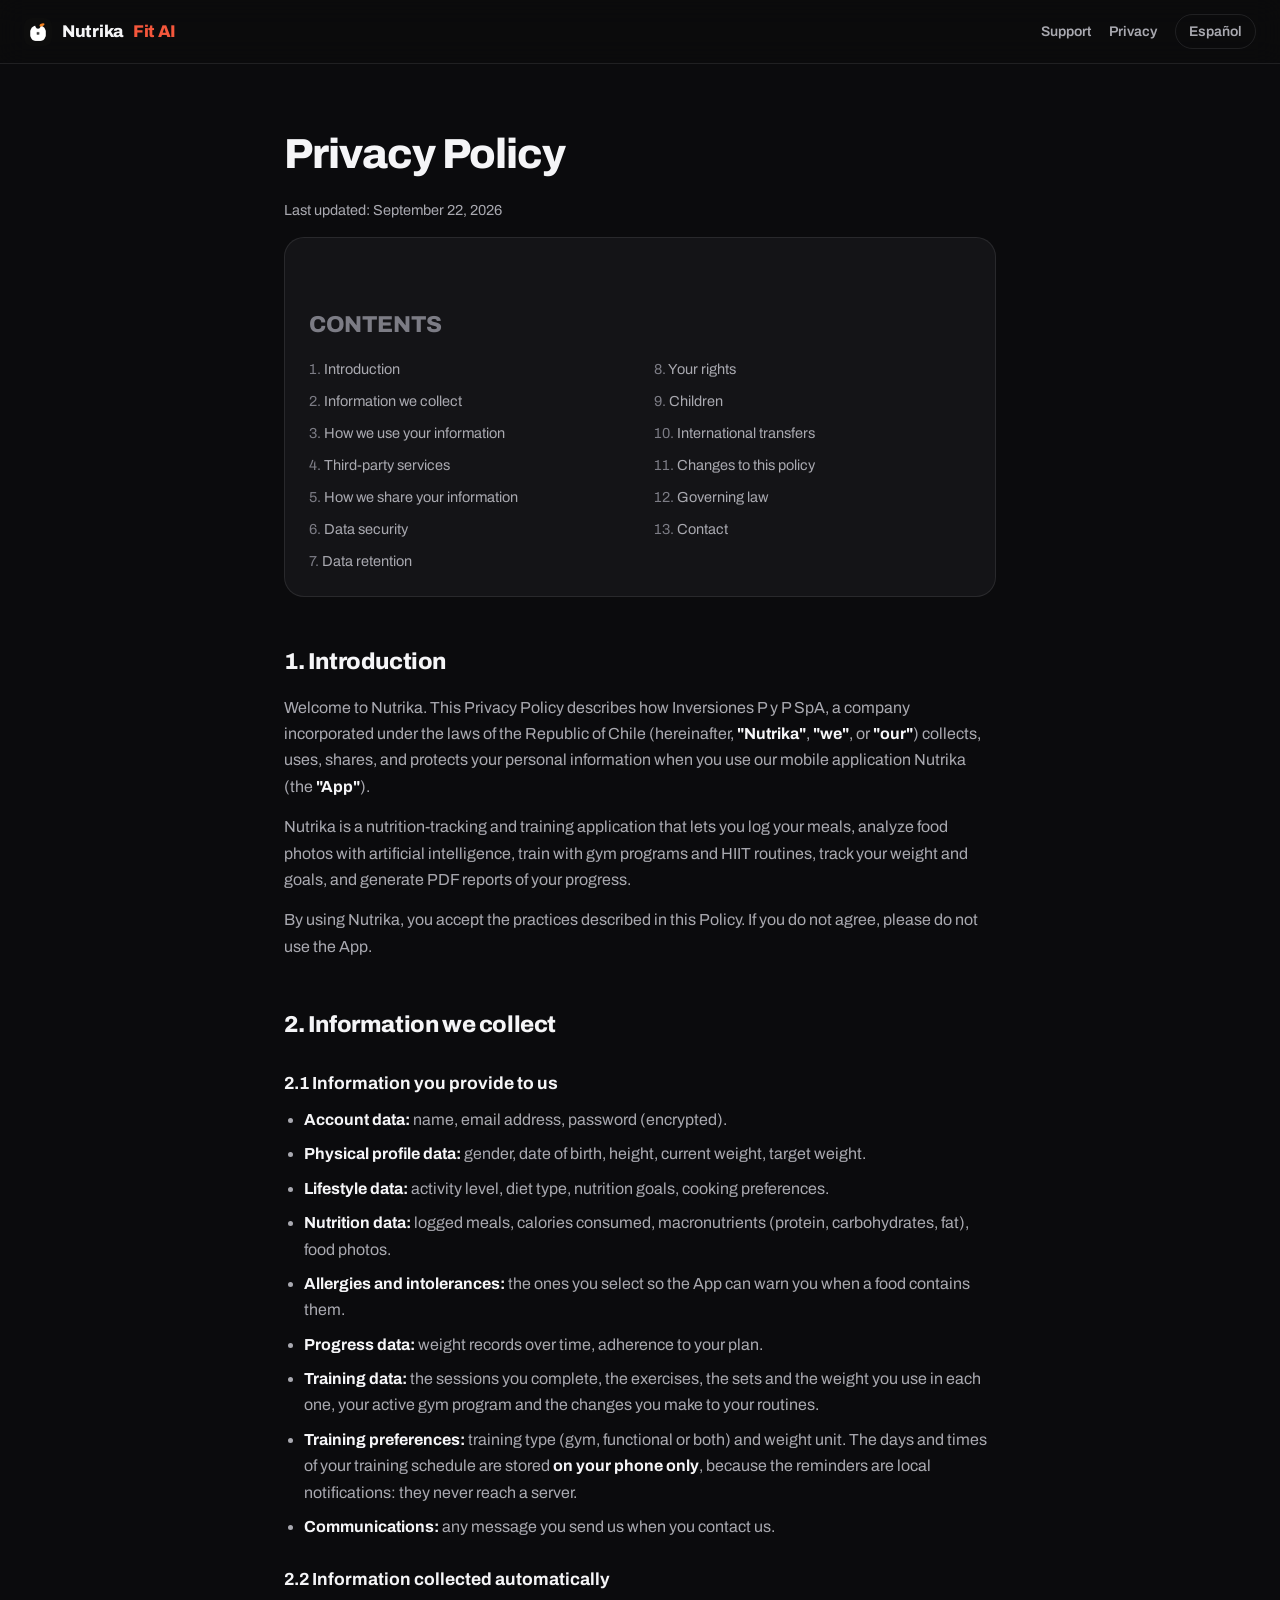
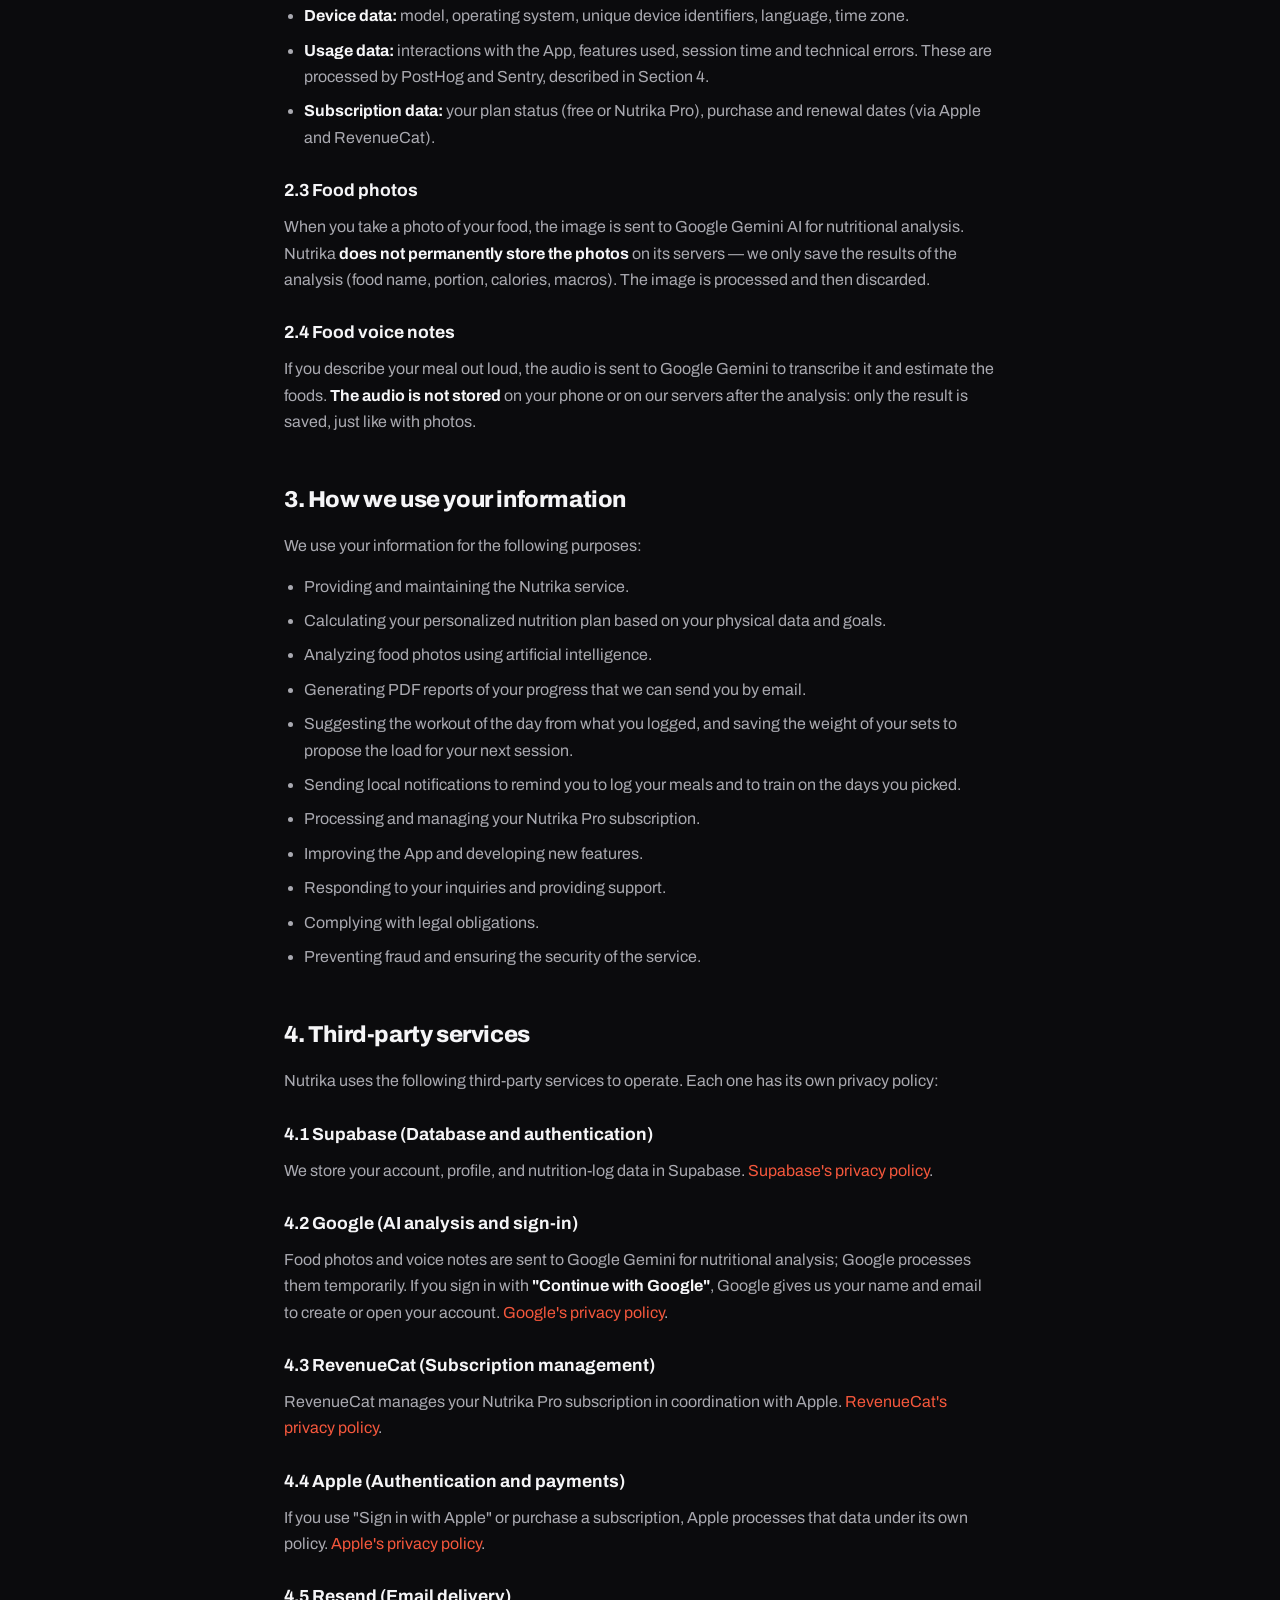
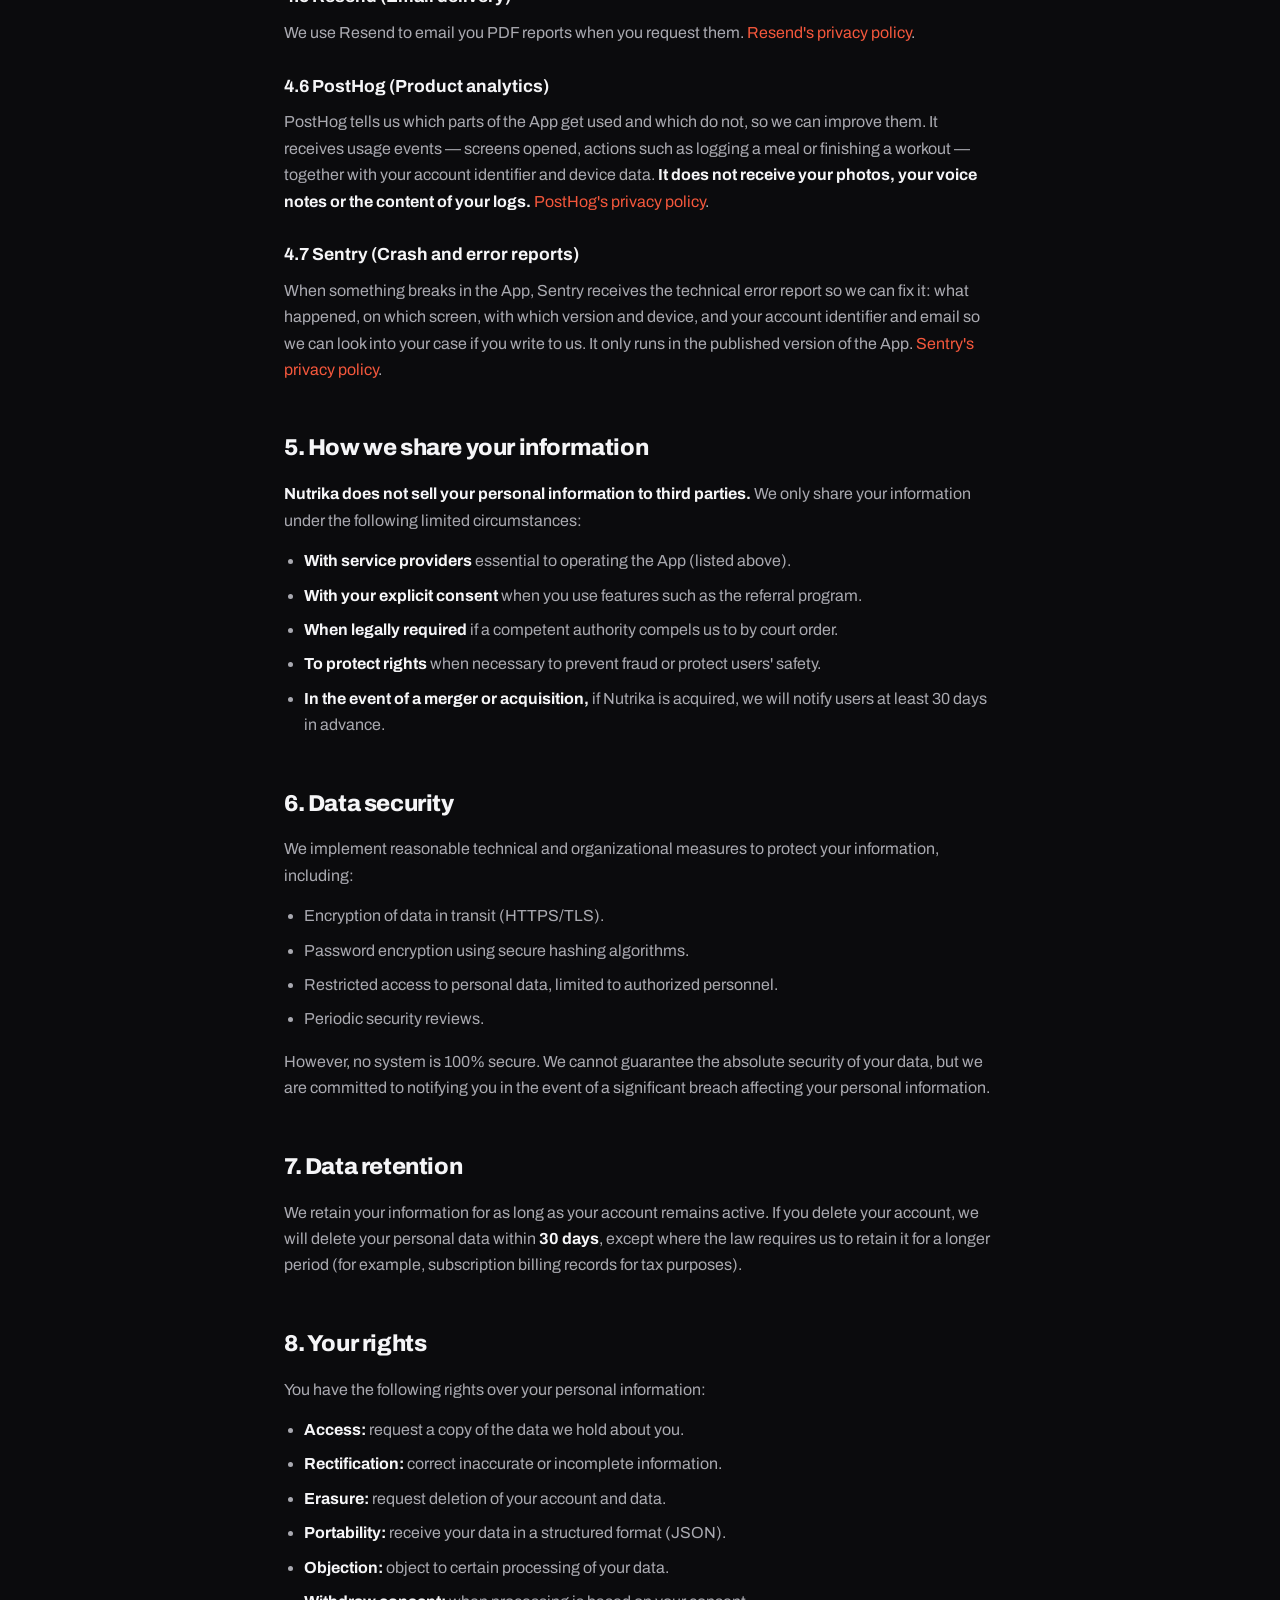
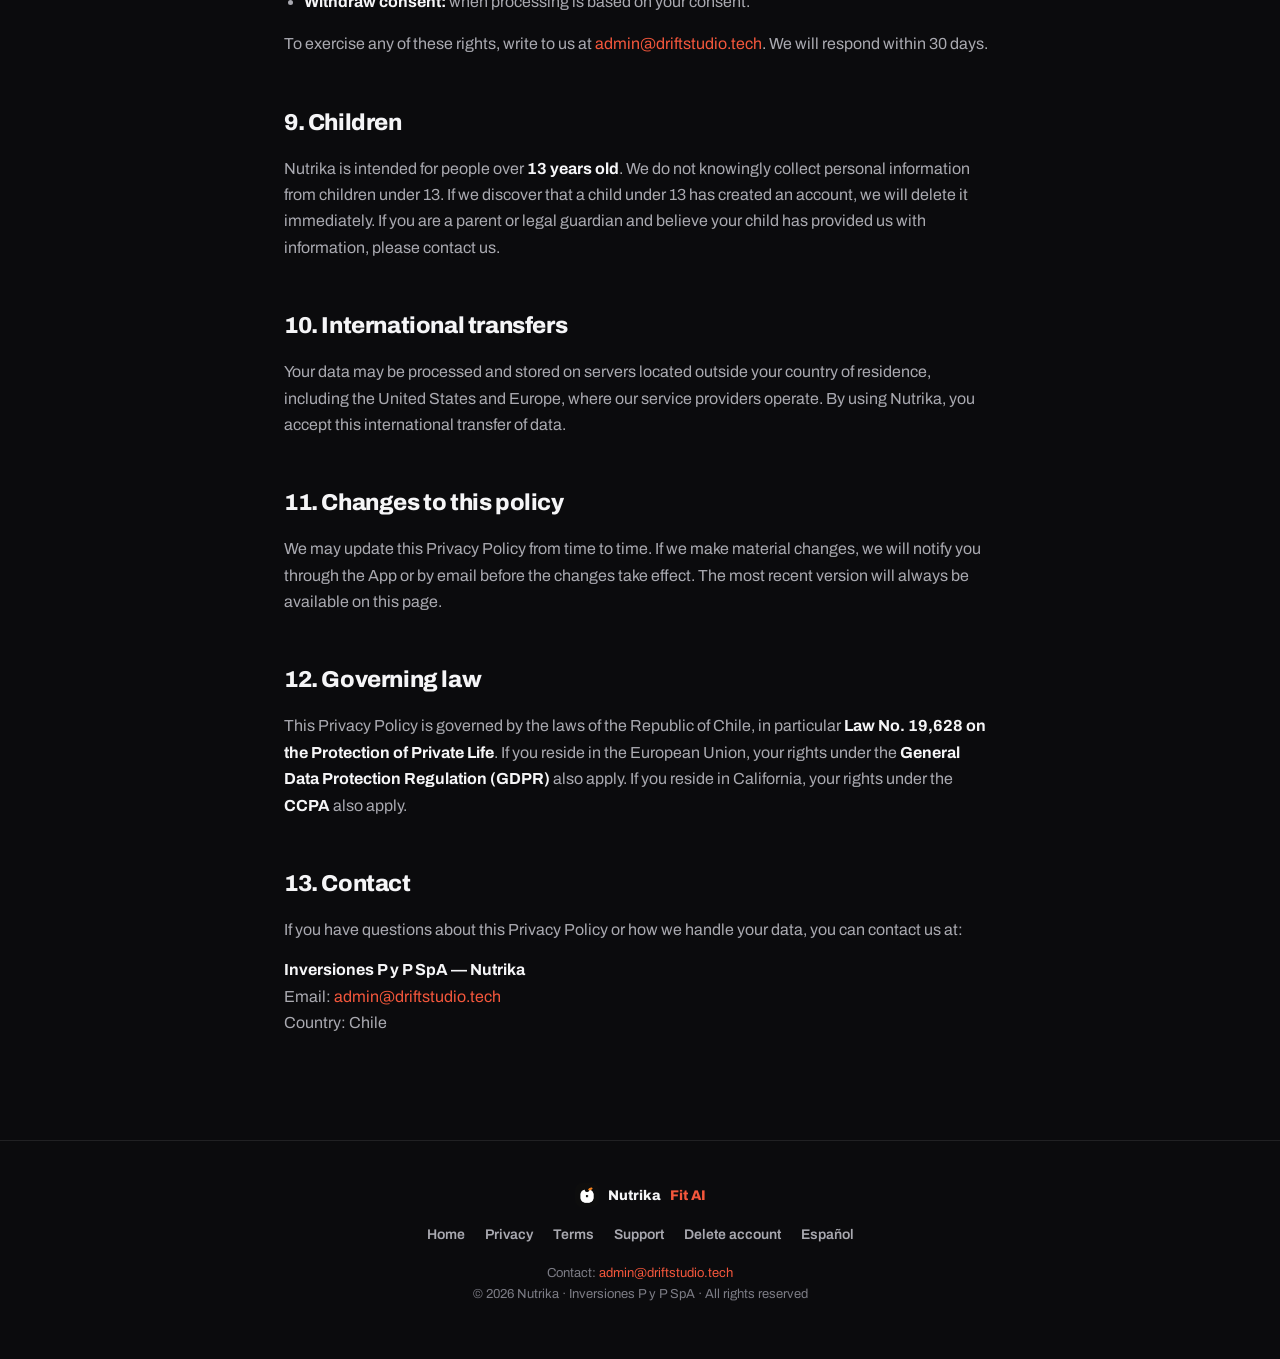
<file: en/privacy.html>
<!DOCTYPE html>
<html lang="en">
<head>
  <meta charset="UTF-8">
  <meta name="viewport" content="width=device-width, initial-scale=1.0">
  <title>Privacy Policy · Nutrika Fit AI</title>
  <meta name="description" content="Nutrika's Privacy Policy — Your nutritionist, in your pocket">
  <meta name="theme-color" content="#0B0B0D">
  <meta property="og:title" content="Privacy Policy · Nutrika Fit AI">
  <meta property="og:description" content="Nutrika's Privacy Policy — Your nutritionist, in your pocket">
  <meta property="og:type" content="website">
  <meta property="og:image" content="https://nutrik.driftstudio.tech/assets/og.jpg">
  <meta name="twitter:card" content="summary_large_image">
  <link rel="icon" href="/assets/favicon-32.png" sizes="32x32">
  <link rel="apple-touch-icon" href="/assets/apple-touch-icon.png">
  <link rel="canonical" href="https://nutrik.driftstudio.tech/en/privacy.html">
  <link rel="alternate" hreflang="es" href="https://nutrik.driftstudio.tech/privacy.html">
  <link rel="alternate" hreflang="en" href="https://nutrik.driftstudio.tech/en/privacy.html">
  <link rel="alternate" hreflang="x-default" href="https://nutrik.driftstudio.tech/privacy.html">
  <link rel="preconnect" href="https://fonts.googleapis.com">
  <link rel="preconnect" href="https://fonts.gstatic.com" crossorigin>
  <link href="https://fonts.googleapis.com/css2?family=Archivo:wght@400;600;700;800&display=swap" rel="stylesheet">
  <link rel="stylesheet" href="/assets/styles.css">
</head>
<body>
  <header class="barra">
    <a href="/en/" class="marca"><img src="/assets/apple-touch-icon.png" alt=""> Nutrika <span class="fit">Fit AI</span></a>
    <nav>
      <a href="/en/support.html">Support</a>
      <a href="/en/privacy.html">Privacy</a>
      <a href="/privacy.html" class="idioma">Español</a>
    </nav>
  </header>

  <main class="pagina">
      <h1>Privacy Policy</h1>
      <p class="actualizado">Last updated: September 22, 2026</p>
    

    <div class="indice">
      <h2>Contents</h2>
      <ol>
        <li><a href="#s1">Introduction</a></li>
        <li><a href="#s2">Information we collect</a></li>
        <li><a href="#s3">How we use your information</a></li>
        <li><a href="#s4">Third-party services</a></li>
        <li><a href="#s5">How we share your information</a></li>
        <li><a href="#s6">Data security</a></li>
        <li><a href="#s7">Data retention</a></li>
        <li><a href="#s8">Your rights</a></li>
        <li><a href="#s9">Children</a></li>
        <li><a href="#s10">International transfers</a></li>
        <li><a href="#s11">Changes to this policy</a></li>
        <li><a href="#s12">Governing law</a></li>
        <li><a href="#s13">Contact</a></li>
      </ol>
    </div>

    <h2 id="s1">1. Introduction</h2>
    <p>
      Welcome to Nutrika. This Privacy Policy describes how Inversiones P y P SpA,
      a company incorporated under the laws of the Republic of Chile (hereinafter, <strong>"Nutrika"</strong>, <strong>"we"</strong>, or <strong>"our"</strong>)
      collects, uses, shares, and protects your personal information when you use our
      mobile application Nutrika (the <strong>"App"</strong>).
    </p>
    <p>
      Nutrika is a nutrition-tracking and training application that lets you log your meals,
      analyze food photos with artificial intelligence, train with gym programs and HIIT routines,
      track your weight and goals, and generate PDF reports of your progress.
    </p>
    <p>
      By using Nutrika, you accept the practices described in this Policy. If you do not
      agree, please do not use the App.
    </p>

    <h2 id="s2">2. Information we collect</h2>

    <h3>2.1 Information you provide to us</h3>
    <ul>
      <li><strong>Account data:</strong> name, email address, password (encrypted).</li>
      <li><strong>Physical profile data:</strong> gender, date of birth, height, current weight, target weight.</li>
      <li><strong>Lifestyle data:</strong> activity level, diet type, nutrition goals, cooking preferences.</li>
      <li><strong>Nutrition data:</strong> logged meals, calories consumed, macronutrients (protein, carbohydrates, fat), food photos.</li>
      <li><strong>Allergies and intolerances:</strong> the ones you select so the App can warn you when a food contains them.</li>
      <li><strong>Progress data:</strong> weight records over time, adherence to your plan.</li>
      <li><strong>Training data:</strong> the sessions you complete, the exercises, the sets and the weight
      you use in each one, your active gym program and the changes you make to your routines.</li>
      <li><strong>Training preferences:</strong> training type (gym, functional or both) and weight unit.
      The days and times of your training schedule are stored <strong>on your phone only</strong>,
      because the reminders are local notifications: they never reach a server.</li>
      <li><strong>Communications:</strong> any message you send us when you contact us.</li>
    </ul>

    <h3>2.2 Information collected automatically</h3>
    <ul>
      <li><strong>Device data:</strong> model, operating system, unique device identifiers, language, time zone.</li>
      <li><strong>Usage data:</strong> interactions with the App, features used, session time and
      technical errors. These are processed by PostHog and Sentry, described in Section 4.</li>
      <li><strong>Subscription data:</strong> your plan status (free or Nutrika Pro), purchase and renewal dates (via Apple and RevenueCat).</li>
    </ul>

    <h3>2.3 Food photos</h3>
    <p>
      When you take a photo of your food, the image is sent to Google Gemini AI for
      nutritional analysis. Nutrika <strong>does not permanently store the photos</strong> on
      its servers — we only save the results of the analysis (food name, portion,
      calories, macros). The image is processed and then discarded.
    </p>

    <h3>2.4 Food voice notes</h3>
    <p>
      If you describe your meal out loud, the audio is sent to Google Gemini to transcribe it and
      estimate the foods. <strong>The audio is not stored</strong> on your phone or on our servers
      after the analysis: only the result is saved, just like with photos.
    </p>

    <h2 id="s3">3. How we use your information</h2>
    <p>We use your information for the following purposes:</p>
    <ul>
      <li>Providing and maintaining the Nutrika service.</li>
      <li>Calculating your personalized nutrition plan based on your physical data and goals.</li>
      <li>Analyzing food photos using artificial intelligence.</li>
      <li>Generating PDF reports of your progress that we can send you by email.</li>
      <li>Suggesting the workout of the day from what you logged, and saving the weight of your sets to
      propose the load for your next session.</li>
      <li>Sending local notifications to remind you to log your meals and to train on the days you picked.</li>
      <li>Processing and managing your Nutrika Pro subscription.</li>
      <li>Improving the App and developing new features.</li>
      <li>Responding to your inquiries and providing support.</li>
      <li>Complying with legal obligations.</li>
      <li>Preventing fraud and ensuring the security of the service.</li>
    </ul>

    <h2 id="s4">4. Third-party services</h2>
    <p>Nutrika uses the following third-party services to operate. Each one has its own privacy policy:</p>

    <h3>4.1 Supabase (Database and authentication)</h3>
    <p>
      We store your account, profile, and nutrition-log data in Supabase.
      <a href="https://supabase.com/privacy" target="_blank">Supabase's privacy policy</a>.
    </p>

    <h3>4.2 Google (AI analysis and sign-in)</h3>
    <p>
      Food photos and voice notes are sent to Google Gemini for nutritional analysis; Google
      processes them temporarily. If you sign in with <strong>"Continue with Google"</strong>,
      Google gives us your name and email to create or open your account.
      <a href="https://policies.google.com/privacy" target="_blank">Google's privacy policy</a>.
    </p>

    <h3>4.3 RevenueCat (Subscription management)</h3>
    <p>
      RevenueCat manages your Nutrika Pro subscription in coordination with Apple.
      <a href="https://www.revenuecat.com/privacy" target="_blank">RevenueCat's privacy policy</a>.
    </p>

    <h3>4.4 Apple (Authentication and payments)</h3>
    <p>
      If you use "Sign in with Apple" or purchase a subscription, Apple processes that
      data under its own policy.
      <a href="https://www.apple.com/legal/privacy/" target="_blank">Apple's privacy policy</a>.
    </p>

    <h3>4.5 Resend (Email delivery)</h3>
    <p>
      We use Resend to email you PDF reports when you request them.
      <a href="https://resend.com/legal/privacy-policy" target="_blank">Resend's privacy policy</a>.
    </p>

    <h3>4.6 PostHog (Product analytics)</h3>
    <p>
      PostHog tells us which parts of the App get used and which do not, so we can improve them. It
      receives usage events — screens opened, actions such as logging a meal or finishing a workout —
      together with your account identifier and device data. <strong>It does not receive your photos,
      your voice notes or the content of your logs.</strong>
      <a href="https://posthog.com/privacy" target="_blank">PostHog's privacy policy</a>.
    </p>

    <h3>4.7 Sentry (Crash and error reports)</h3>
    <p>
      When something breaks in the App, Sentry receives the technical error report so we can fix it:
      what happened, on which screen, with which version and device, and your account identifier and
      email so we can look into your case if you write to us. It only runs in the published version
      of the App.
      <a href="https://sentry.io/privacy/" target="_blank">Sentry's privacy policy</a>.
    </p>

    <h2 id="s5">5. How we share your information</h2>
    <p>
      <strong>Nutrika does not sell your personal information to third parties.</strong>
      We only share your information under the following limited circumstances:
    </p>
    <ul>
      <li><strong>With service providers</strong> essential to operating the App (listed above).</li>
      <li><strong>With your explicit consent</strong> when you use features such as the referral program.</li>
      <li><strong>When legally required</strong> if a competent authority compels us to by court order.</li>
      <li><strong>To protect rights</strong> when necessary to prevent fraud or protect users' safety.</li>
      <li><strong>In the event of a merger or acquisition,</strong> if Nutrika is acquired, we will notify users at least 30 days in advance.</li>
    </ul>

    <h2 id="s6">6. Data security</h2>
    <p>
      We implement reasonable technical and organizational measures to protect your
      information, including:
    </p>
    <ul>
      <li>Encryption of data in transit (HTTPS/TLS).</li>
      <li>Password encryption using secure hashing algorithms.</li>
      <li>Restricted access to personal data, limited to authorized personnel.</li>
      <li>Periodic security reviews.</li>
    </ul>
    <p>
      However, no system is 100% secure. We cannot guarantee the absolute security
      of your data, but we are committed to notifying you in the event of a significant
      breach affecting your personal information.
    </p>

    <h2 id="s7">7. Data retention</h2>
    <p>
      We retain your information for as long as your account remains active. If you
      delete your account, we will delete your personal data within <strong>30 days</strong>,
      except where the law requires us to retain it for a longer period (for example,
      subscription billing records for tax purposes).
    </p>

    <h2 id="s8">8. Your rights</h2>
    <p>You have the following rights over your personal information:</p>
    <ul>
      <li><strong>Access:</strong> request a copy of the data we hold about you.</li>
      <li><strong>Rectification:</strong> correct inaccurate or incomplete information.</li>
      <li><strong>Erasure:</strong> request deletion of your account and data.</li>
      <li><strong>Portability:</strong> receive your data in a structured format (JSON).</li>
      <li><strong>Objection:</strong> object to certain processing of your data.</li>
      <li><strong>Withdraw consent:</strong> when processing is based on your consent.</li>
    </ul>
    <p>
      To exercise any of these rights, write to us at
      <a href="mailto:admin@driftstudio.tech">admin@driftstudio.tech</a>.
      We will respond within 30 days.
    </p>

    <h2 id="s9">9. Children</h2>
    <p>
      Nutrika is intended for people over <strong>13 years old</strong>. We do not
      knowingly collect personal information from children under 13. If we discover
      that a child under 13 has created an account, we will delete it immediately. If
      you are a parent or legal guardian and believe your child has provided us with
      information, please contact us.
    </p>

    <h2 id="s10">10. International transfers</h2>
    <p>
      Your data may be processed and stored on servers located outside your country
      of residence, including the United States and Europe, where our service
      providers operate. By using Nutrika, you accept this international transfer of data.
    </p>

    <h2 id="s11">11. Changes to this policy</h2>
    <p>
      We may update this Privacy Policy from time to time. If we make material
      changes, we will notify you through the App or by email before the changes
      take effect. The most recent version will always be available on this page.
    </p>

    <h2 id="s12">12. Governing law</h2>
    <p>
      This Privacy Policy is governed by the laws of the Republic of Chile, in
      particular <strong>Law No. 19,628 on the Protection of Private Life</strong>. If
      you reside in the European Union, your rights under the <strong>General Data
      Protection Regulation (GDPR)</strong> also apply. If you reside in California,
      your rights under the <strong>CCPA</strong> also apply.
    </p>

    <h2 id="s13">13. Contact</h2>
    <p>
      If you have questions about this Privacy Policy or how we handle your data,
      you can contact us at:
    </p>
    <p>
      <strong>Inversiones P y P SpA — Nutrika</strong><br>
      Email: <a href="mailto:admin@driftstudio.tech">admin@driftstudio.tech</a><br>
      Country: Chile
    </p>
  </main>
  <footer>
    <div class="pie-marca"><img src="/assets/apple-touch-icon.png" alt=""> Nutrika <span class="fit">Fit AI</span></div>
    <div class="pie-enlaces">
      <a href="/en/">Home</a>
      <a href="/en/privacy.html">Privacy</a>
      <a href="/en/terms.html">Terms</a>
      <a href="/en/support.html">Support</a>
      <a href="/en/delete-account.html">Delete account</a>
      <a href="/">Español</a>
    </div>
    <p class="pie-legal">Contact: <a href="mailto:admin@driftstudio.tech">admin@driftstudio.tech</a></p>
    <p class="pie-legal">© 2026 Nutrika · Inversiones P y P SpA · All rights reserved</p>
  </footer>
</body>
</html>
</file>
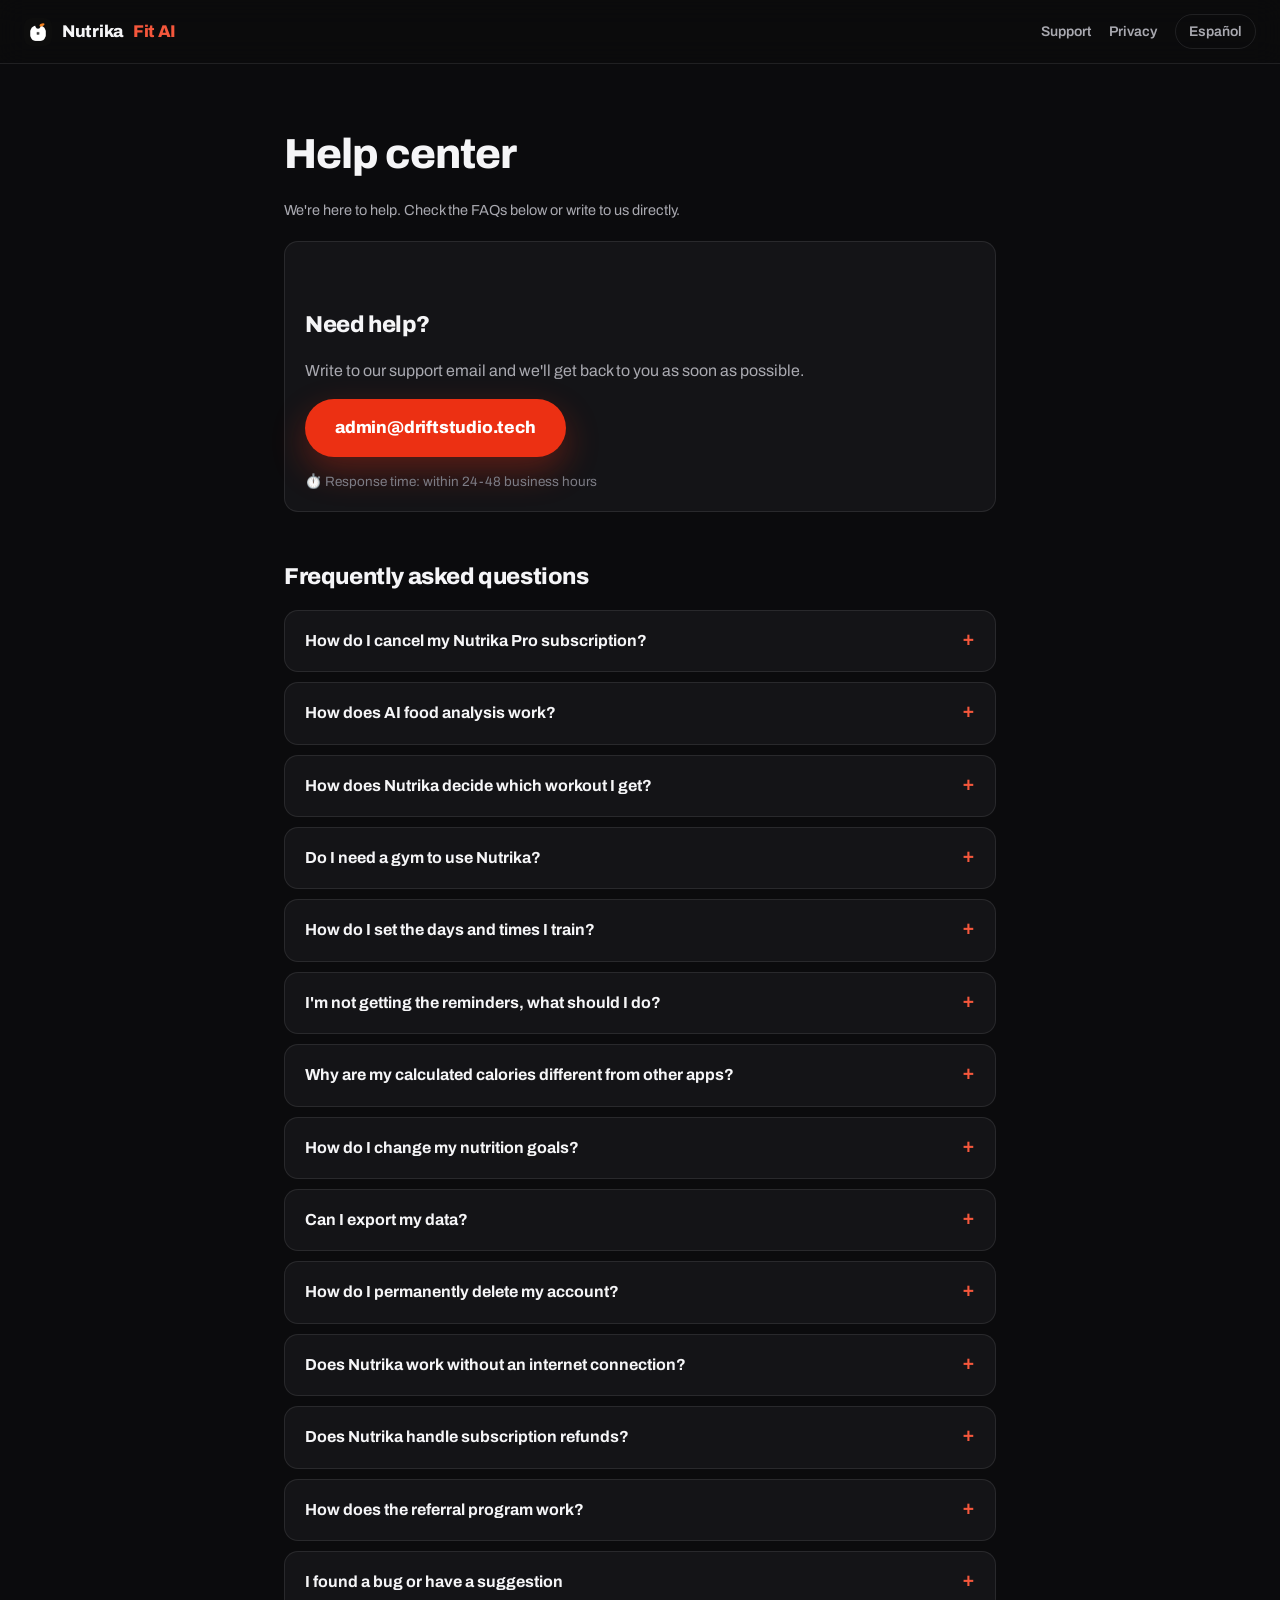
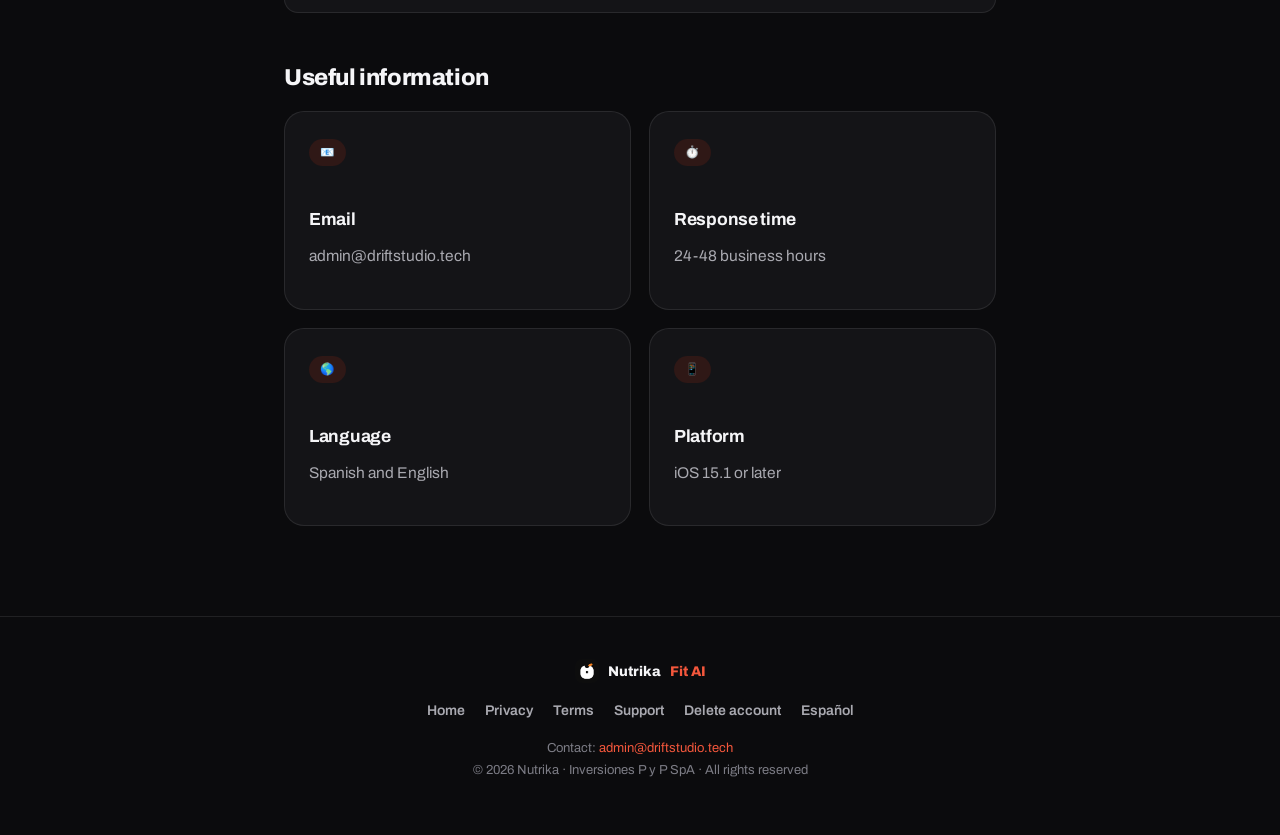
<file: en/support.html>
<!DOCTYPE html>
<html lang="en">
<head>
  <meta charset="UTF-8">
  <meta name="viewport" content="width=device-width, initial-scale=1.0">
  <title>Support · Nutrika Fit AI</title>
  <meta name="description" content="Nutrika's help center — Your nutritionist, in your pocket">
  <meta name="theme-color" content="#0B0B0D">
  <meta property="og:title" content="Support · Nutrika Fit AI">
  <meta property="og:description" content="Nutrika's help center — Your nutritionist, in your pocket">
  <meta property="og:type" content="website">
  <meta property="og:image" content="https://nutrik.driftstudio.tech/assets/og.jpg">
  <meta name="twitter:card" content="summary_large_image">
  <link rel="icon" href="/assets/favicon-32.png" sizes="32x32">
  <link rel="apple-touch-icon" href="/assets/apple-touch-icon.png">
  <link rel="canonical" href="https://nutrik.driftstudio.tech/en/support.html">
  <link rel="alternate" hreflang="es" href="https://nutrik.driftstudio.tech/support.html">
  <link rel="alternate" hreflang="en" href="https://nutrik.driftstudio.tech/en/support.html">
  <link rel="alternate" hreflang="x-default" href="https://nutrik.driftstudio.tech/support.html">
  <link rel="preconnect" href="https://fonts.googleapis.com">
  <link rel="preconnect" href="https://fonts.gstatic.com" crossorigin>
  <link href="https://fonts.googleapis.com/css2?family=Archivo:wght@400;600;700;800&display=swap" rel="stylesheet">
  <link rel="stylesheet" href="/assets/styles.css">
</head>
<body>
  <header class="barra">
    <a href="/en/" class="marca"><img src="/assets/apple-touch-icon.png" alt=""> Nutrika <span class="fit">Fit AI</span></a>
    <nav>
      <a href="/en/support.html">Support</a>
      <a href="/en/privacy.html">Privacy</a>
      <a href="/support.html" class="idioma">Español</a>
    </nav>
  </header>

  <main class="pagina">
      <h1>Help center</h1>
      <p class="actualizado">We're here to help. Check the FAQs below or write to us directly.</p>
    

    <div class="datos">
      <h2>Need help?</h2>
      <p>Write to our support email and we'll get back to you as soon as possible.</p>
      <a href="mailto:admin@driftstudio.tech?subject=Nutrika%20Support" class="boton">
        admin@driftstudio.tech
      </a>
      <div class="nota">⏱️ Response time: within 24-48 business hours</div>
    </div>

    <h2>Frequently asked questions</h2>

    <details class="faq">
      <summary>How do I cancel my Nutrika Pro subscription?</summary>
      <div class="cuerpo">
        <p>To cancel your Nutrika Pro subscription:</p>
        <ol>
          <li>Open the <strong>Settings</strong> app on your iPhone.</li>
          <li>Tap your name at the top.</li>
          <li>Tap <strong>Subscriptions</strong>.</li>
          <li>Select <strong>Nutrika</strong>.</li>
          <li>Tap <strong>Cancel Subscription</strong>.</li>
        </ol>
        <p>
          Cancellation takes effect at the end of the current billing period. You'll
          keep access to Nutrika Pro features until that date.
        </p>
      </div>
    </details>

    <details class="faq">
      <summary>How does AI food analysis work?</summary>
      <div class="cuerpo">
        <p>
          Nutrika uses Google Gemini AI to analyze photos of your meals. When you
          take or select a photo, the image is temporarily sent to Google's servers,
          which identify the food present and estimate its calories, protein,
          carbohydrates, and fat.
        </p>
        <p>
          <strong>Important:</strong> estimates are approximate. Accuracy depends on
          photo quality, angle, lighting, and the type of food. You can always edit
          the values manually if they're not correct.
        </p>
      </div>
    </details>

    <details class="faq">
      <summary>How does Nutrika decide which workout I get?</summary>
      <div class="cuerpo">
        <p>
          The coach looks at what you have eaten today and suggests the session: the longer routine
          if you ate more, a shorter one if you ate less. It is a suggestion, not an obligation, and
          <strong>it never asks you to compensate for or burn off what you ate</strong>.
        </p>
        <p>
          In Profile › TRAINING you choose whether you want gym, functional or both, and that changes
          what the coach suggests.
        </p>
      </div>
    </details>

    <details class="faq">
      <summary>Do I need a gym to use Nutrika?</summary>
      <div class="cuerpo">
        <p>
          No. The HIIT routines are 10 to 20 minutes at home and only need your body; some use a
          band, a dumbbell or a kettlebell, and you can swap out any exercise you cannot do.
        </p>
        <p>
          If you do go to a gym, you get four programs that repeat in a cycle and standalone workouts
          by muscle group, with a video on every exercise and the weight of each set saved.
        </p>
      </div>
    </details>

    <details class="faq">
      <summary>How do I set the days and times I train?</summary>
      <div class="cuerpo">
        <p>
          In <strong>Profile › TRAINING › Training schedule</strong>. Pick the days, choose one time
          for all of them or a time per day, and save.
        </p>
        <p>
          The app reminds you at that time. If you already trained that day, it stays quiet.
        </p>
      </div>
    </details>

    <details class="faq">
      <summary>I'm not getting the reminders, what should I do?</summary>
      <div class="cuerpo">
        <p>
          Reminders are notifications from your phone, so they need permission. Open
          <strong>Settings › Nutrika › Notifications</strong> and turn them on. If they are off, the
          training schedule screen tells you and takes you there with a button.
        </p>
        <p>
          Check as well that you do not have a Focus mode silencing them.
        </p>
      </div>
    </details>

    <details class="faq">
      <summary>Why are my calculated calories different from other apps?</summary>
      <div class="cuerpo">
        <p>
          Nutrika calculates your daily calories using the scientific
          <strong>Mifflin-St Jeor</strong> formula combined with standard activity
          factors (sedentary, moderate, active). The result is an estimate of your
          TDEE (total daily energy expenditure) adjusted to your goal (lose,
          maintain, or gain weight).
        </p>
        <p>
          Different apps may use different formulas or assume different factors, so
          small variations are normal. If your goal seems unrealistic, consult a
          professional nutritionist.
        </p>
      </div>
    </details>

    <details class="faq">
      <summary>How do I change my nutrition goals?</summary>
      <div class="cuerpo">
        <p>
          You can adjust your goals at any time:
        </p>
        <ol>
          <li>Open Nutrika and go to the <strong>Profile</strong> tab.</li>
          <li>Tap <strong>Nutrition goals</strong>.</li>
          <li>Modify your daily calories or macronutrients.</li>
          <li>Save your changes.</li>
        </ol>
        <p>
          You can also update your current or target weight under <strong>Personal
          details</strong>, and Nutrika will automatically recalculate your plan.
        </p>
      </div>
    </details>

    <details class="faq">
      <summary>Can I export my data?</summary>
      <div class="cuerpo">
        <p>
          Yes. Nutrika lets you generate <strong>PDF reports</strong> of your
          nutrition progress. Go to the <strong>Report</strong> tab, select a period
          (last week, 15 days, or last month), and tap <strong>Generate PDF
          Report</strong>. The PDF will be emailed to the address associated with
          your account.
        </p>
        <p>
          If you need a JSON export of all your data (for example, to migrate to
          another app), write to us at
          <a href="mailto:admin@driftstudio.tech">admin@driftstudio.tech</a> and
          we'll send you a copy.
        </p>
      </div>
    </details>

    <details class="faq">
      <summary>How do I permanently delete my account?</summary>
      <div class="cuerpo">
        <p>To delete your account and all your data:</p>
        <ol>
          <li>Open Nutrika and go to the <strong>Profile</strong> tab.</li>
          <li>Go to <strong>Personal details</strong>.</li>
          <li>Scroll to the bottom and tap <strong>Delete account</strong>.</li>
          <li>Confirm the deletion.</li>
        </ol>
        <p>
          Alternatively, you can write to us at
          <a href="mailto:admin@driftstudio.tech">admin@driftstudio.tech</a> and
          we'll delete your account within 30 days. <strong>This action is
          irreversible</strong> — you'll lose all your logs, reports, and progress.
        </p>
      </div>
    </details>

    <details class="faq">
      <summary>Does Nutrika work without an internet connection?</summary>
      <div class="cuerpo">
        <p>
          Nutrika requires an internet connection for most of its features, including:
        </p>
        <ul>
          <li>Signing in and syncing your data.</li>
          <li>Analyzing photos and voice notes with AI.</li>
          <li>Generating and sending PDF reports.</li>
          <li>Updating your subscription.</li>
        </ul>
        <p>
          <strong>Exercise videos do work offline:</strong> they ship inside the app, so you can
          train in a gym with no signal. Viewing your recent history also works for a while without
          internet, but you need it for everything else.
        </p>
      </div>
    </details>

    <details class="faq">
      <summary>Does Nutrika handle subscription refunds?</summary>
      <div class="cuerpo">
        <p>
          No. All payments are processed through the Apple App Store. Refunds must
          be requested directly from Apple:
        </p>
        <p>
          👉 <a href="https://reportaproblem.apple.com" target="_blank">reportaproblem.apple.com</a>
        </p>
        <p>
          If you have a specific issue with Nutrika, write to us first and we'll see
          how we can help.
        </p>
      </div>
    </details>

    <details class="faq">
      <summary>How does the referral program work?</summary>
      <div class="cuerpo">
        <p>
          Share your referral code (available in your Profile) with friends. When a
          friend subscribes to Nutrika Pro using your code, you earn a recurring
          <strong>30% commission</strong> on their payments for as long as both
          subscriptions remain active.
        </p>
        <p>
          The minimum withdrawal amount is <strong>USD 20</strong>, and payouts are
          made via PayPal. Go to <strong>Profile → Refer a friend</strong> to see your
          code and earnings.
        </p>
      </div>
    </details>

    <details class="faq">
      <summary>I found a bug or have a suggestion</summary>
      <div class="cuerpo">
        <p>
          We'd love to hear from you! Write to
          <a href="mailto:admin@driftstudio.tech?subject=Nutrika%20Feedback">admin@driftstudio.tech</a>
          describing the bug or your suggestion. If it's a bug, please include:
        </p>
        <ul>
          <li>iPhone model and iOS version.</li>
          <li>Nutrika version (visible in Profile, at the bottom of the page).</li>
          <li>Steps to reproduce the issue.</li>
          <li>Screenshots, if possible.</li>
        </ul>
      </div>
    </details>

    <h2>Useful information</h2>
    <div class="rejilla">
      <div class="tarjeta">
        <div class="etiqueta">📧</div>
        <h3>Email</h3>
        <p>admin@driftstudio.tech</p>
      </div>
      <div class="tarjeta">
        <div class="etiqueta">⏱️</div>
        <h3>Response time</h3>
        <p>24-48 business hours</p>
      </div>
      <div class="tarjeta">
        <div class="etiqueta">🌎</div>
        <h3>Language</h3>
        <p>Spanish and English</p>
      </div>
      <div class="tarjeta">
        <div class="etiqueta">📱</div>
        <h3>Platform</h3>
        <p>iOS 15.1 or later</p>
      </div>
    </div>
  </main>
  <footer>
    <div class="pie-marca"><img src="/assets/apple-touch-icon.png" alt=""> Nutrika <span class="fit">Fit AI</span></div>
    <div class="pie-enlaces">
      <a href="/en/">Home</a>
      <a href="/en/privacy.html">Privacy</a>
      <a href="/en/terms.html">Terms</a>
      <a href="/en/support.html">Support</a>
      <a href="/en/delete-account.html">Delete account</a>
      <a href="/">Español</a>
    </div>
    <p class="pie-legal">Contact: <a href="mailto:admin@driftstudio.tech">admin@driftstudio.tech</a></p>
    <p class="pie-legal">© 2026 Nutrika · Inversiones P y P SpA · All rights reserved</p>
  </footer>
</body>
</html>
</file>
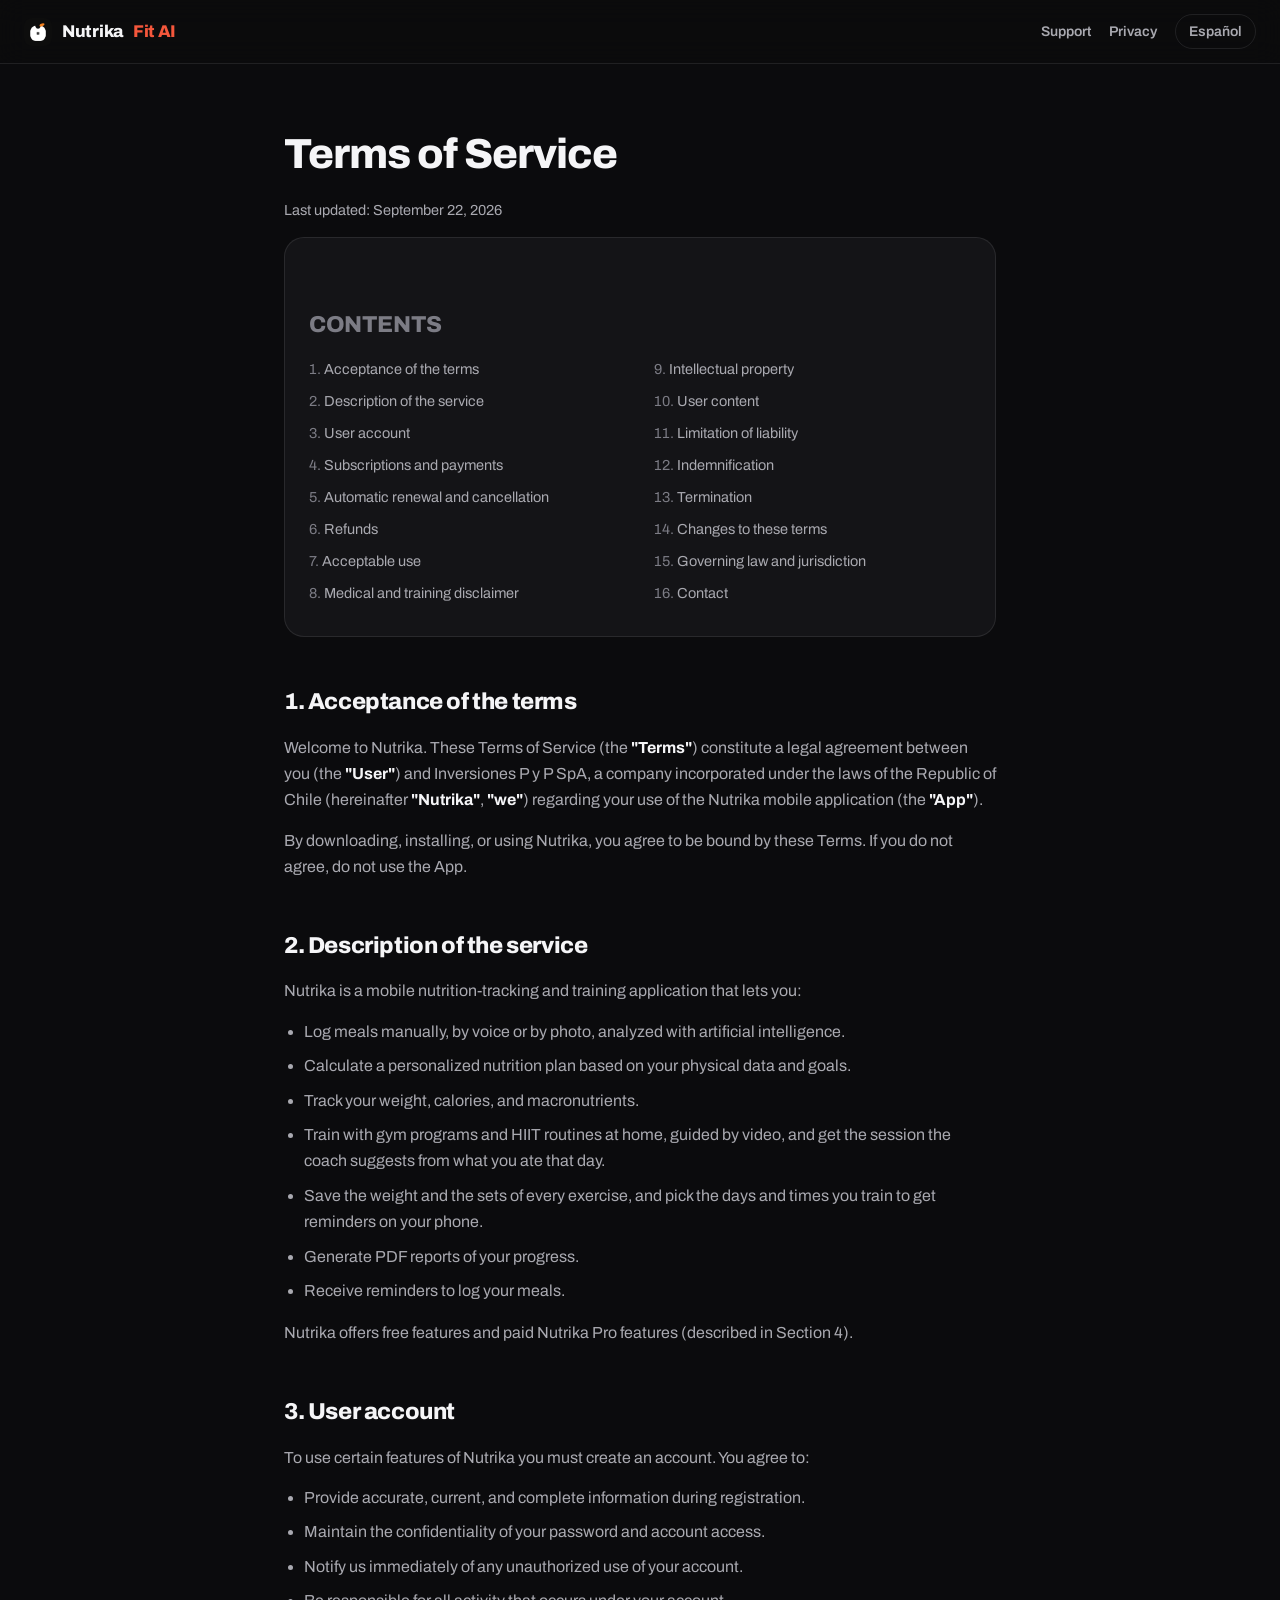
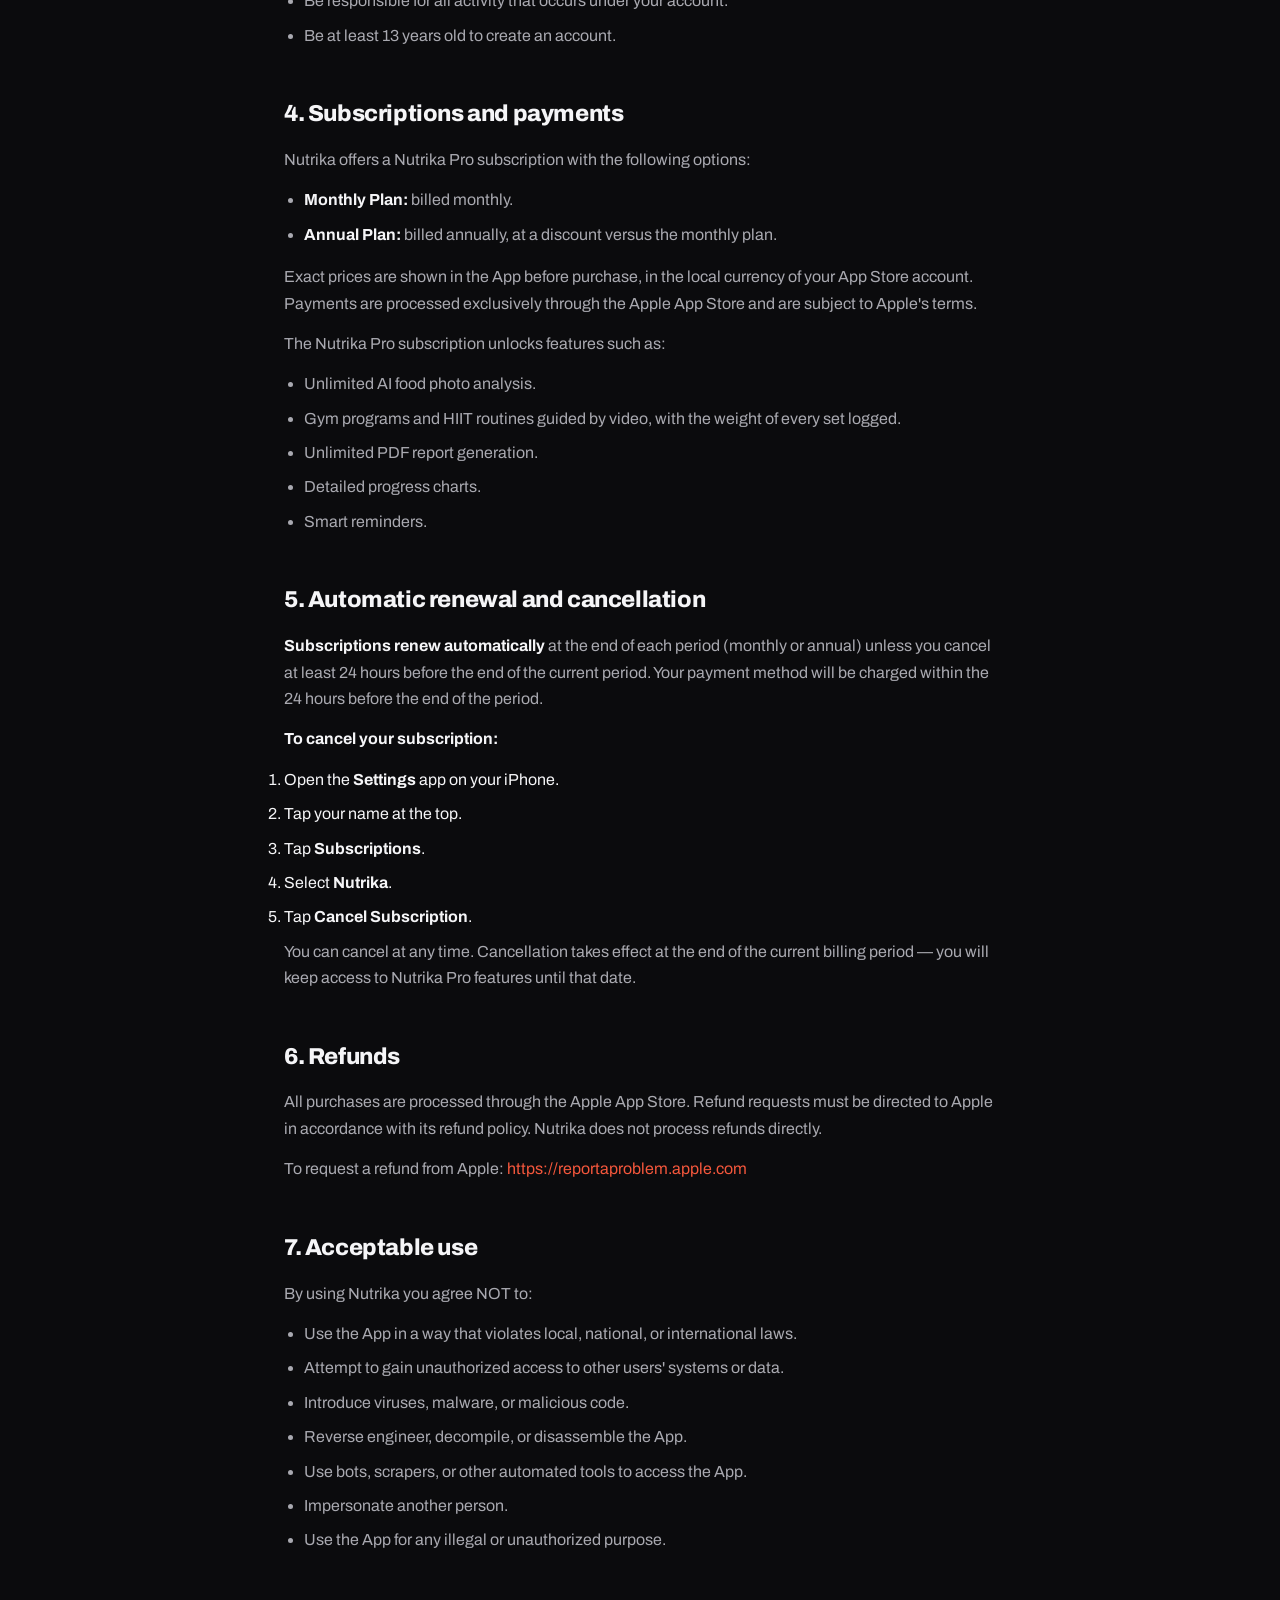
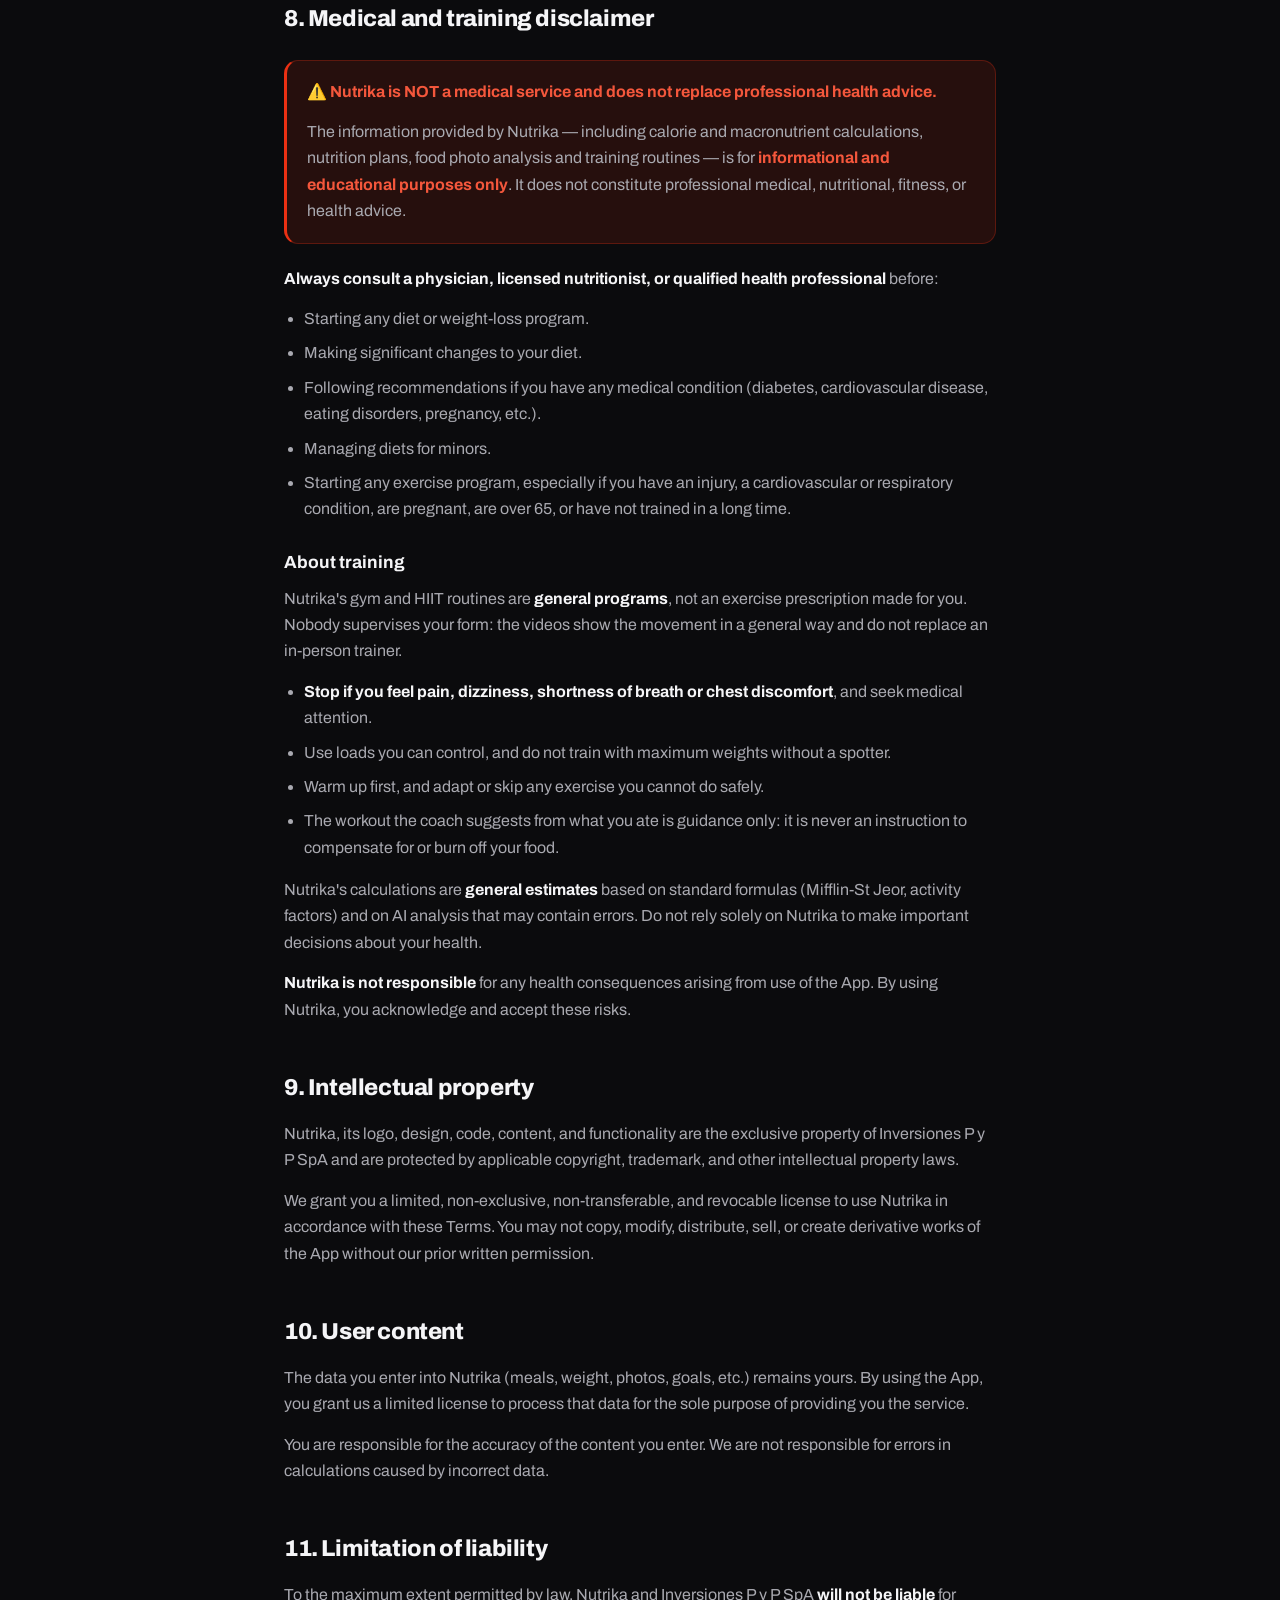
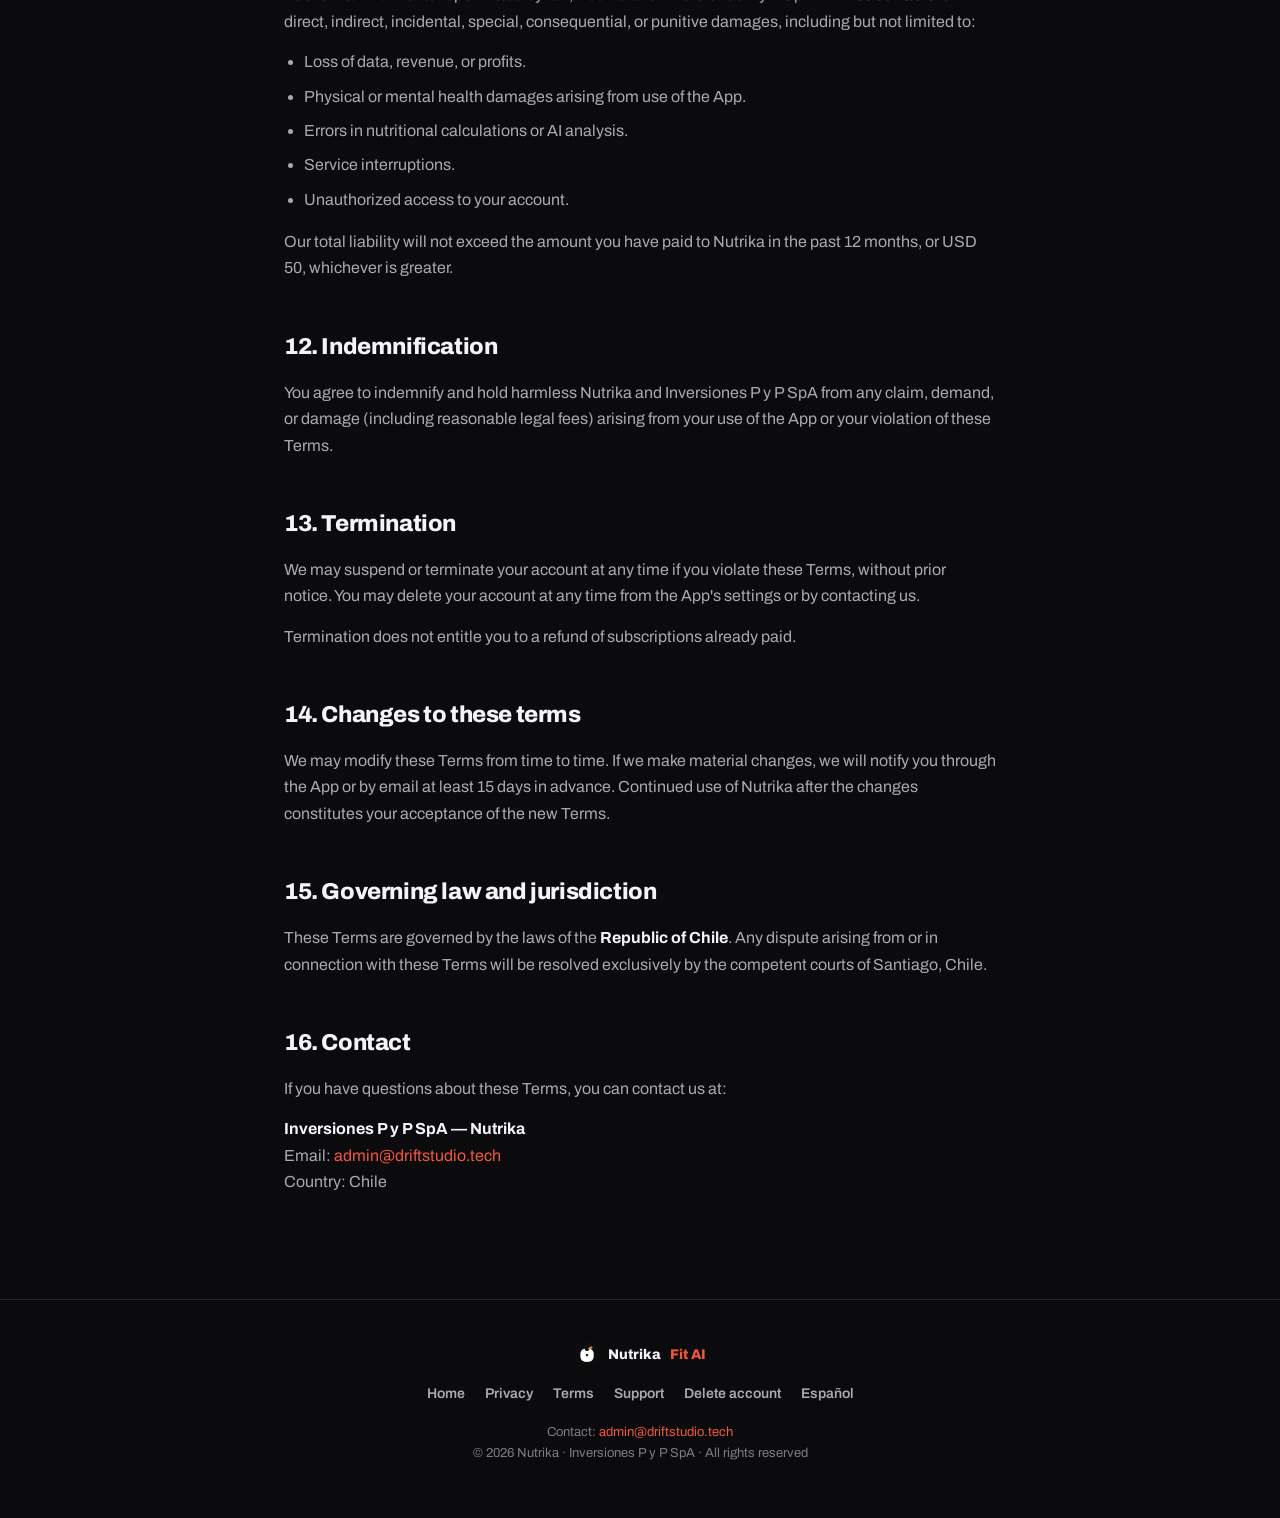
<file: en/terms.html>
<!DOCTYPE html>
<html lang="en">
<head>
  <meta charset="UTF-8">
  <meta name="viewport" content="width=device-width, initial-scale=1.0">
  <title>Terms of Service · Nutrika Fit AI</title>
  <meta name="description" content="Nutrika's Terms of Service — Your nutritionist, in your pocket">
  <meta name="theme-color" content="#0B0B0D">
  <meta property="og:title" content="Terms of Service · Nutrika Fit AI">
  <meta property="og:description" content="Nutrika's Terms of Service — Your nutritionist, in your pocket">
  <meta property="og:type" content="website">
  <meta property="og:image" content="https://nutrik.driftstudio.tech/assets/og.jpg">
  <meta name="twitter:card" content="summary_large_image">
  <link rel="icon" href="/assets/favicon-32.png" sizes="32x32">
  <link rel="apple-touch-icon" href="/assets/apple-touch-icon.png">
  <link rel="canonical" href="https://nutrik.driftstudio.tech/en/terms.html">
  <link rel="alternate" hreflang="es" href="https://nutrik.driftstudio.tech/terms.html">
  <link rel="alternate" hreflang="en" href="https://nutrik.driftstudio.tech/en/terms.html">
  <link rel="alternate" hreflang="x-default" href="https://nutrik.driftstudio.tech/terms.html">
  <link rel="preconnect" href="https://fonts.googleapis.com">
  <link rel="preconnect" href="https://fonts.gstatic.com" crossorigin>
  <link href="https://fonts.googleapis.com/css2?family=Archivo:wght@400;600;700;800&display=swap" rel="stylesheet">
  <link rel="stylesheet" href="/assets/styles.css">
</head>
<body>
  <header class="barra">
    <a href="/en/" class="marca"><img src="/assets/apple-touch-icon.png" alt=""> Nutrika <span class="fit">Fit AI</span></a>
    <nav>
      <a href="/en/support.html">Support</a>
      <a href="/en/privacy.html">Privacy</a>
      <a href="/terms.html" class="idioma">Español</a>
    </nav>
  </header>

  <main class="pagina">
      <h1>Terms of Service</h1>
      <p class="actualizado">Last updated: September 22, 2026</p>
    

    <div class="indice">
      <h2>Contents</h2>
      <ol>
        <li><a href="#s1">Acceptance of the terms</a></li>
        <li><a href="#s2">Description of the service</a></li>
        <li><a href="#s3">User account</a></li>
        <li><a href="#s4">Subscriptions and payments</a></li>
        <li><a href="#s5">Automatic renewal and cancellation</a></li>
        <li><a href="#s6">Refunds</a></li>
        <li><a href="#s7">Acceptable use</a></li>
        <li><a href="#s8">Medical and training disclaimer</a></li>
        <li><a href="#s9">Intellectual property</a></li>
        <li><a href="#s10">User content</a></li>
        <li><a href="#s11">Limitation of liability</a></li>
        <li><a href="#s12">Indemnification</a></li>
        <li><a href="#s13">Termination</a></li>
        <li><a href="#s14">Changes to these terms</a></li>
        <li><a href="#s15">Governing law and jurisdiction</a></li>
        <li><a href="#s16">Contact</a></li>
      </ol>
    </div>

    <h2 id="s1">1. Acceptance of the terms</h2>
    <p>
      Welcome to Nutrika. These Terms of Service (the <strong>"Terms"</strong>) constitute
      a legal agreement between you (the <strong>"User"</strong>) and Inversiones P y P SpA,
      a company incorporated under the laws of the Republic of Chile (hereinafter <strong>"Nutrika"</strong>, <strong>"we"</strong>) regarding your use of
      the Nutrika mobile application (the <strong>"App"</strong>).
    </p>
    <p>
      By downloading, installing, or using Nutrika, you agree to be bound by these
      Terms. If you do not agree, do not use the App.
    </p>

    <h2 id="s2">2. Description of the service</h2>
    <p>
      Nutrika is a mobile nutrition-tracking and training application that lets you:
    </p>
    <ul>
      <li>Log meals manually, by voice or by photo, analyzed with artificial intelligence.</li>
      <li>Calculate a personalized nutrition plan based on your physical data and goals.</li>
      <li>Track your weight, calories, and macronutrients.</li>
      <li>Train with gym programs and HIIT routines at home, guided by video, and get the session
      the coach suggests from what you ate that day.</li>
      <li>Save the weight and the sets of every exercise, and pick the days and times you train
      to get reminders on your phone.</li>
      <li>Generate PDF reports of your progress.</li>
      <li>Receive reminders to log your meals.</li>
    </ul>
    <p>
      Nutrika offers free features and paid Nutrika Pro features (described in Section 4).
    </p>

    <h2 id="s3">3. User account</h2>
    <p>
      To use certain features of Nutrika you must create an account. You agree to:
    </p>
    <ul>
      <li>Provide accurate, current, and complete information during registration.</li>
      <li>Maintain the confidentiality of your password and account access.</li>
      <li>Notify us immediately of any unauthorized use of your account.</li>
      <li>Be responsible for all activity that occurs under your account.</li>
      <li>Be at least 13 years old to create an account.</li>
    </ul>

    <h2 id="s4">4. Subscriptions and payments</h2>
    <p>
      Nutrika offers a Nutrika Pro subscription with the following options:
    </p>
    <ul>
      <li><strong>Monthly Plan:</strong> billed monthly.</li>
      <li><strong>Annual Plan:</strong> billed annually, at a discount versus the monthly plan.</li>
    </ul>
    <p>
      Exact prices are shown in the App before purchase, in the local currency of
      your App Store account. Payments are processed exclusively through the Apple
      App Store and are subject to Apple's terms.
    </p>
    <p>
      The Nutrika Pro subscription unlocks features such as:
    </p>
    <ul>
      <li>Unlimited AI food photo analysis.</li>
      <li>Gym programs and HIIT routines guided by video, with the weight of every set logged.</li>
      <li>Unlimited PDF report generation.</li>
      <li>Detailed progress charts.</li>
      <li>Smart reminders.</li>
    </ul>

    <h2 id="s5">5. Automatic renewal and cancellation</h2>
    <p>
      <strong>Subscriptions renew automatically</strong> at the end of each period
      (monthly or annual) unless you cancel at least 24 hours before the end of the
      current period. Your payment method will be charged within the 24 hours before
      the end of the period.
    </p>
    <p>
      <strong>To cancel your subscription:</strong>
    </p>
    <ol>
      <li>Open the <strong>Settings</strong> app on your iPhone.</li>
      <li>Tap your name at the top.</li>
      <li>Tap <strong>Subscriptions</strong>.</li>
      <li>Select <strong>Nutrika</strong>.</li>
      <li>Tap <strong>Cancel Subscription</strong>.</li>
    </ol>
    <p>
      You can cancel at any time. Cancellation takes effect at the end of the current
      billing period — you will keep access to Nutrika Pro features until that date.
    </p>

    <h2 id="s6">6. Refunds</h2>
    <p>
      All purchases are processed through the Apple App Store. Refund requests must be
      directed to Apple in accordance with its refund policy. Nutrika does not process
      refunds directly.
    </p>
    <p>
      To request a refund from Apple:
      <a href="https://reportaproblem.apple.com" target="_blank">https://reportaproblem.apple.com</a>
    </p>

    <h2 id="s7">7. Acceptable use</h2>
    <p>By using Nutrika you agree NOT to:</p>
    <ul>
      <li>Use the App in a way that violates local, national, or international laws.</li>
      <li>Attempt to gain unauthorized access to other users' systems or data.</li>
      <li>Introduce viruses, malware, or malicious code.</li>
      <li>Reverse engineer, decompile, or disassemble the App.</li>
      <li>Use bots, scrapers, or other automated tools to access the App.</li>
      <li>Impersonate another person.</li>
      <li>Use the App for any illegal or unauthorized purpose.</li>
    </ul>

    <h2 id="s8">8. Medical and training disclaimer</h2>
    <div class="aviso">
      <p>
        <strong>⚠️ Nutrika is NOT a medical service and does not replace professional health advice.</strong>
      </p>
      <p style="margin-bottom: 0;">
        The information provided by Nutrika — including calorie and macronutrient
        calculations, nutrition plans, food photo analysis and training routines — is for
        <strong>informational and educational purposes only</strong>. It does not constitute
        professional medical, nutritional, fitness, or health advice.
      </p>
    </div>
    <p>
      <strong>Always consult a physician, licensed nutritionist, or qualified health
      professional</strong> before:
    </p>
    <ul>
      <li>Starting any diet or weight-loss program.</li>
      <li>Making significant changes to your diet.</li>
      <li>Following recommendations if you have any medical condition (diabetes,
      cardiovascular disease, eating disorders, pregnancy, etc.).</li>
      <li>Managing diets for minors.</li>
      <li>Starting any exercise program, especially if you have an injury, a cardiovascular or
      respiratory condition, are pregnant, are over 65, or have not trained in a long time.</li>
    </ul>
    <h3>About training</h3>
    <p>
      Nutrika's gym and HIIT routines are <strong>general programs</strong>, not an exercise
      prescription made for you. Nobody supervises your form: the videos show the movement in a
      general way and do not replace an in-person trainer.
    </p>
    <ul>
      <li><strong>Stop if you feel pain, dizziness, shortness of breath or chest discomfort</strong>,
      and seek medical attention.</li>
      <li>Use loads you can control, and do not train with maximum weights without a spotter.</li>
      <li>Warm up first, and adapt or skip any exercise you cannot do safely.</li>
      <li>The workout the coach suggests from what you ate is guidance only: it is never an
      instruction to compensate for or burn off your food.</li>
    </ul>
    <p>
      Nutrika's calculations are <strong>general estimates</strong> based on standard
      formulas (Mifflin-St Jeor, activity factors) and on AI analysis that may contain
      errors. Do not rely solely on Nutrika to make important decisions about your health.
    </p>
    <p>
      <strong>Nutrika is not responsible</strong> for any health consequences arising
      from use of the App. By using Nutrika, you acknowledge and accept these risks.
    </p>

    <h2 id="s9">9. Intellectual property</h2>
    <p>
      Nutrika, its logo, design, code, content, and functionality are the exclusive
      property of Inversiones P y P SpA and are protected by applicable copyright, trademark,
      and other intellectual property laws.
    </p>
    <p>
      We grant you a limited, non-exclusive, non-transferable, and revocable license
      to use Nutrika in accordance with these Terms. You may not copy, modify,
      distribute, sell, or create derivative works of the App without our prior
      written permission.
    </p>

    <h2 id="s10">10. User content</h2>
    <p>
      The data you enter into Nutrika (meals, weight, photos, goals, etc.) remains
      yours. By using the App, you grant us a limited license to process that data
      for the sole purpose of providing you the service.
    </p>
    <p>
      You are responsible for the accuracy of the content you enter. We are not
      responsible for errors in calculations caused by incorrect data.
    </p>

    <h2 id="s11">11. Limitation of liability</h2>
    <p>
      To the maximum extent permitted by law, Nutrika and Inversiones P y P SpA <strong>will
      not be liable</strong> for direct, indirect, incidental, special, consequential,
      or punitive damages, including but not limited to:
    </p>
    <ul>
      <li>Loss of data, revenue, or profits.</li>
      <li>Physical or mental health damages arising from use of the App.</li>
      <li>Errors in nutritional calculations or AI analysis.</li>
      <li>Service interruptions.</li>
      <li>Unauthorized access to your account.</li>
    </ul>
    <p>
      Our total liability will not exceed the amount you have paid to Nutrika in the
      past 12 months, or USD 50, whichever is greater.
    </p>

    <h2 id="s12">12. Indemnification</h2>
    <p>
      You agree to indemnify and hold harmless Nutrika and Inversiones P y P SpA from any
      claim, demand, or damage (including reasonable legal fees) arising from your use
      of the App or your violation of these Terms.
    </p>

    <h2 id="s13">13. Termination</h2>
    <p>
      We may suspend or terminate your account at any time if you violate these
      Terms, without prior notice. You may delete your account at any time from the
      App's settings or by contacting us.
    </p>
    <p>
      Termination does not entitle you to a refund of subscriptions already paid.
    </p>

    <h2 id="s14">14. Changes to these terms</h2>
    <p>
      We may modify these Terms from time to time. If we make material changes, we
      will notify you through the App or by email at least 15 days in advance.
      Continued use of Nutrika after the changes constitutes your acceptance of the
      new Terms.
    </p>

    <h2 id="s15">15. Governing law and jurisdiction</h2>
    <p>
      These Terms are governed by the laws of the <strong>Republic of Chile</strong>.
      Any dispute arising from or in connection with these Terms will be resolved
      exclusively by the competent courts of Santiago, Chile.
    </p>

    <h2 id="s16">16. Contact</h2>
    <p>
      If you have questions about these Terms, you can contact us at:
    </p>
    <p>
      <strong>Inversiones P y P SpA — Nutrika</strong><br>
      Email: <a href="mailto:admin@driftstudio.tech">admin@driftstudio.tech</a><br>
      Country: Chile
    </p>
  </main>
  <footer>
    <div class="pie-marca"><img src="/assets/apple-touch-icon.png" alt=""> Nutrika <span class="fit">Fit AI</span></div>
    <div class="pie-enlaces">
      <a href="/en/">Home</a>
      <a href="/en/privacy.html">Privacy</a>
      <a href="/en/terms.html">Terms</a>
      <a href="/en/support.html">Support</a>
      <a href="/en/delete-account.html">Delete account</a>
      <a href="/">Español</a>
    </div>
    <p class="pie-legal">Contact: <a href="mailto:admin@driftstudio.tech">admin@driftstudio.tech</a></p>
    <p class="pie-legal">© 2026 Nutrika · Inversiones P y P SpA · All rights reserved</p>
  </footer>
</body>
</html>
</file>
<file: assets/styles.css>
/* Nutrika — estilos compartidos de la web (portada, legales y soporte).
   Misma paleta que la app: fondo casi negro, acento rojo-anaranjado y la
   tipografía Archivo. El naranja es SOLO de la hoja del logo. */

:root {
  --fondo: #0B0B0D;
  --superficie: #141417;
  --superficie-2: #1C1C20;
  --linea: rgba(255, 255, 255, 0.09);
  --texto: #F5F5F7;
  --texto-2: #A9A9B0;
  --texto-3: #7C7C85;
  --acento: #EC3013;
  --acento-texto: #F4573C;
  --acento-suave: rgba(236, 48, 19, 0.12);
  --hoja: #F58220;
  --radio: 20px;
  --ancho: 760px;
}

* { margin: 0; padding: 0; box-sizing: border-box; }

html { scroll-behavior: smooth; }

body {
  font-family: 'Archivo', -apple-system, BlinkMacSystemFont, 'Segoe UI', Roboto, sans-serif;
  background: var(--fondo);
  color: var(--texto);
  line-height: 1.65;
  -webkit-font-smoothing: antialiased;
  text-rendering: optimizeLegibility;
}

a { color: var(--acento-texto); text-decoration: none; }
a:hover { text-decoration: underline; }
strong { font-weight: 700; color: var(--texto); }

/* ── Barra superior ─────────────────────────────────────────────── */

.barra {
  position: sticky;
  top: 0;
  z-index: 10;
  display: flex;
  align-items: center;
  justify-content: space-between;
  gap: 16px;
  padding: 14px 24px;
  background: rgba(11, 11, 13, 0.82);
  backdrop-filter: saturate(160%) blur(14px);
  -webkit-backdrop-filter: saturate(160%) blur(14px);
  border-bottom: 1px solid var(--linea);
}
.marca {
  display: inline-flex;
  align-items: center;
  gap: 10px;
  font-size: 17px;
  font-weight: 800;
  letter-spacing: -0.3px;
  color: var(--texto);
}
.marca { white-space: nowrap; }
.marca:hover { text-decoration: none; }
.marca img { width: 28px; height: 28px; border-radius: 8px; display: block; }
.marca .fit, .pie-marca .fit { color: var(--acento-texto); }
.barra nav { display: flex; align-items: center; gap: 18px; font-size: 14px; font-weight: 600; }
.barra nav a { color: var(--texto-2); }
.barra nav a:hover { color: var(--texto); text-decoration: none; }
.idioma {
  border: 1px solid var(--linea);
  border-radius: 999px;
  padding: 5px 13px;
  color: var(--texto-2);
}

/* ── Portada ────────────────────────────────────────────────────── */

.hero {
  position: relative;
  overflow: hidden;
  padding: 88px 24px 96px;
  text-align: center;
}
.hero::before {
  content: '';
  position: absolute;
  top: -320px;
  right: -180px;
  width: 760px;
  height: 760px;
  background: radial-gradient(circle, rgba(236, 48, 19, 0.30) 0%, rgba(236, 48, 19, 0) 62%);
  pointer-events: none;
}
.hero::after {
  content: '';
  position: absolute;
  bottom: -420px;
  left: -260px;
  width: 720px;
  height: 720px;
  background: radial-gradient(circle, rgba(236, 48, 19, 0.16) 0%, rgba(236, 48, 19, 0) 62%);
  pointer-events: none;
}
.hero-inner { position: relative; z-index: 1; max-width: 720px; margin: 0 auto; }
.hero-inner .logotipo, .hero-inner .chips, .hero-inner .dos-en-una .fila { justify-content: center; }
.hero-inner .dos-en-una .mas { justify-content: center; }

/* Portada en dos columnas: texto a la izquierda, foto a la derecha */
.hero-grid {
  position: relative;
  z-index: 1;
  max-width: 1060px;
  margin: 0 auto;
  display: grid;
  grid-template-columns: 1.08fr 0.92fr;
  gap: 40px;
  align-items: center;
  text-align: left;
}
.logotipo {
  display: inline-flex;
  align-items: center;
  gap: 11px;
  margin-bottom: 22px;
  font-size: 15px;
  font-weight: 800;
  letter-spacing: 0.16em;
  text-transform: uppercase;
  color: var(--texto);
}
.logotipo img { width: 34px; height: 34px; border-radius: 10px; }
.logotipo span { color: var(--acento-texto); }

.dos-en-una { margin: 0 0 24px; }
.dos-en-una .fila {
  display: flex;
  flex-wrap: wrap;
  align-items: stretch;
  gap: 10px;
}
.dos-en-una .pieza {
  flex: 1 1 200px;
  background: var(--superficie);
  border: 1px solid var(--linea);
  border-radius: 14px;
  padding: 13px 17px;
  font-size: 15.5px;
  font-weight: 700;
  color: var(--texto);
  line-height: 1.35;
}
.dos-en-una .mas {
  display: flex;
  align-items: center;
  font-size: 24px;
  font-weight: 800;
  color: var(--acento-texto);
}
.dos-en-una .apunte {
  display: block;
  margin-top: 10px;
  font-size: 14px;
  font-weight: 700;
  letter-spacing: 0.06em;
  text-transform: uppercase;
  color: var(--texto-3);
}
.hero-foto { position: relative; display: flex; justify-content: center; }
.hero-foto::before {
  content: '';
  position: absolute;
  bottom: 4%;
  left: 50%;
  transform: translateX(-50%);
  width: 108%;
  height: 78%;
  background: radial-gradient(ellipse at center, rgba(236, 48, 19, 0.26) 0%, rgba(236, 48, 19, 0) 68%);
}
.hero-foto img {
  position: relative;
  width: 100%;
  max-width: 460px;
  height: auto;
  border-radius: 26px;
  border: 1px solid var(--linea);
  box-shadow: 0 26px 60px rgba(0, 0, 0, 0.6);
}
.hero img.icono {
  width: 88px;
  height: 88px;
  border-radius: 22px;
  margin-bottom: 26px;
  box-shadow: 0 18px 40px rgba(0, 0, 0, 0.55);
}
.hero h1 {
  font-size: clamp(38px, 7vw, 62px);
  line-height: 1.04;
  font-weight: 800;
  letter-spacing: -1.6px;
  margin-bottom: 20px;
}
.hero h1 span { color: var(--acento-texto); }
.subtitulo {
  font-size: clamp(17px, 2.4vw, 20px);
  color: var(--texto-2);
  max-width: 560px;
  margin: 0 auto 30px;
}
.chips { display: flex; flex-wrap: wrap; gap: 10px; justify-content: center; margin-bottom: 34px; }
.chip {
  border: 1px solid var(--linea);
  background: var(--superficie);
  border-radius: 999px;
  padding: 8px 16px;
  font-size: 14px;
  font-weight: 600;
  color: var(--texto-2);
}
.boton {
  display: inline-flex;
  align-items: center;
  gap: 10px;
  background: var(--acento);
  color: #fff;
  font-weight: 800;
  font-size: 17px;
  letter-spacing: -0.2px;
  padding: 15px 30px;
  border-radius: 999px;
  box-shadow: 0 14px 34px rgba(236, 48, 19, 0.32);
}
.boton:hover { text-decoration: none; filter: brightness(1.07); }
.nota { display: block; margin-top: 14px; font-size: 13.5px; color: var(--texto-3); }

/* ── Bloques de la portada ──────────────────────────────────────── */

.seccion { padding: 76px 24px; }
.seccion-inner { max-width: 1040px; margin: 0 auto; }
.seccion h2 {
  font-size: clamp(27px, 4vw, 36px);
  font-weight: 800;
  letter-spacing: -0.8px;
  text-align: center;
  margin-bottom: 12px;
}
.seccion .entradilla {
  text-align: center;
  color: var(--texto-2);
  max-width: 560px;
  margin: 0 auto 46px;
}
.rejilla {
  display: grid;
  grid-template-columns: repeat(auto-fit, minmax(280px, 1fr));
  gap: 18px;
}
.tarjeta {
  background: var(--superficie);
  border: 1px solid var(--linea);
  border-radius: var(--radio);
  padding: 26px 24px;
}
.tarjeta .etiqueta {
  display: inline-block;
  font-size: 11.5px;
  font-weight: 800;
  letter-spacing: 1.2px;
  text-transform: uppercase;
  color: var(--acento-texto);
  background: var(--acento-suave);
  border-radius: 999px;
  padding: 4px 11px;
  margin-bottom: 14px;
}
.tarjeta h3 { font-size: 19px; font-weight: 800; letter-spacing: -0.3px; margin-bottom: 8px; }
.tarjeta p { color: var(--texto-2); font-size: 15.5px; }

.franja {
  position: relative;
  isolation: isolate;
  background: var(--superficie) image-set(url('/assets/franja-fondo.webp') type('image/webp'), url('/assets/franja-fondo.jpg') type('image/jpeg')) center 22% / cover no-repeat;
  /* Sin esto la foto se pinta por debajo del borde de 1 px, que el velo no
     cubre, y se ve un marco más claro alrededor de la franja. */
  background-clip: padding-box;
  border-top: 1px solid var(--linea);
  border-bottom: 1px solid var(--linea);
  padding-top: 96px;
  padding-bottom: 96px;
}
/* El velo: sin él la foto se come el texto. */
.franja::before {
  content: '';
  position: absolute;
  inset: 0;
  z-index: -1;
  background:
    radial-gradient(ellipse at 50% 45%, rgba(11, 11, 13, 0.80) 0%, rgba(11, 11, 13, 0.60) 58%, rgba(11, 11, 13, 0.52) 100%),
    linear-gradient(180deg, rgba(11, 11, 13, 0.55) 0%, rgba(11, 11, 13, 0) 14%, rgba(11, 11, 13, 0) 86%, rgba(11, 11, 13, 0.55) 100%),
    linear-gradient(90deg, rgba(11, 11, 13, 0.5) 0%, rgba(11, 11, 13, 0) 12%, rgba(11, 11, 13, 0) 88%, rgba(11, 11, 13, 0.5) 100%);
}
.franja .seccion-inner { position: relative; max-width: 720px; text-align: center; }
.franja p { color: var(--texto-2); margin-bottom: 14px; }
.franja h2 { text-shadow: 0 2px 20px rgba(0, 0, 0, 0.85); }
.franja p { text-shadow: 0 1px 14px rgba(0, 0, 0, 0.8); }

/* ── Páginas de texto (legales y soporte) ───────────────────────── */

.pagina { max-width: var(--ancho); margin: 0 auto; padding: 56px 24px 90px; }
.pagina h1 {
  font-size: clamp(30px, 5vw, 42px);
  font-weight: 800;
  letter-spacing: -1px;
  margin-bottom: 10px;
}
.actualizado { color: var(--texto-3); font-size: 14.5px; margin-bottom: 34px; }
.indice {
  background: var(--superficie);
  border: 1px solid var(--linea);
  border-radius: var(--radio);
  padding: 22px 24px;
  margin-bottom: 44px;
}
.indice h2 {
  font-size: 12px;
  font-weight: 800;
  letter-spacing: 1.4px;
  text-transform: uppercase;
  color: var(--texto-3);
  margin-bottom: 12px;
}
.indice ol { list-style: none; counter-reset: i; columns: 2; column-gap: 28px; }
.indice li { counter-increment: i; margin-bottom: 7px; font-size: 14.5px; break-inside: avoid; }
.indice li::before { content: counter(i) '. '; color: var(--texto-3); }
.indice a { color: var(--texto-2); }
.indice a:hover { color: var(--acento-texto); }

.pagina h2 {
  font-size: 23px;
  font-weight: 800;
  letter-spacing: -0.4px;
  margin: 46px 0 14px;
  scroll-margin-top: 80px;
}
.pagina h3 { font-size: 17.5px; font-weight: 700; margin: 26px 0 8px; }
.pagina p { color: var(--texto-2); margin-bottom: 14px; }
.pagina ul { color: var(--texto-2); margin: 0 0 16px 20px; }
.pagina li { margin-bottom: 8px; }

.aviso {
  background: var(--acento-suave);
  border: 1px solid rgba(236, 48, 19, 0.28);
  border-left: 3px solid var(--acento);
  border-radius: 14px;
  padding: 18px 20px;
  margin: 22px 0;
}
.aviso p:last-child { margin-bottom: 0; }
.aviso strong { color: var(--acento-texto); }

.datos {
  background: var(--superficie);
  border: 1px solid var(--linea);
  border-radius: 14px;
  padding: 18px 20px;
  margin: 18px 0;
}
.datos p:last-child, .datos ul:last-child { margin-bottom: 0; }

/* Preguntas frecuentes */
.faq {
  background: var(--superficie);
  border: 1px solid var(--linea);
  border-radius: 14px;
  margin-bottom: 10px;
  overflow: hidden;
}
.faq summary {
  cursor: pointer;
  list-style: none;
  padding: 17px 20px;
  font-weight: 700;
  font-size: 16px;
  display: flex;
  justify-content: space-between;
  gap: 14px;
}
.faq summary::-webkit-details-marker { display: none; }
.faq summary::after { content: '+'; color: var(--acento-texto); font-size: 20px; line-height: 1; }
.faq[open] summary::after { content: '−'; }
.faq[open] summary { border-bottom: 1px solid var(--linea); }
.faq .cuerpo { padding: 16px 20px 20px; }
.faq .cuerpo p { margin-bottom: 10px; }
.faq .cuerpo p:last-child { margin-bottom: 0; }

/* ── Pie ────────────────────────────────────────────────────────── */

footer {
  border-top: 1px solid var(--linea);
  padding: 42px 24px 54px;
  text-align: center;
  color: var(--texto-3);
  font-size: 14px;
}
.pie-marca {
  display: inline-flex;
  align-items: center;
  gap: 9px;
  font-weight: 800;
  color: var(--texto);
  margin-bottom: 16px;
}
.pie-marca img { width: 24px; height: 24px; border-radius: 7px; }
.pie-enlaces { display: flex; flex-wrap: wrap; gap: 20px; justify-content: center; margin-bottom: 16px; }
.pie-enlaces a { color: var(--texto-2); font-weight: 600; }
.pie-legal { font-size: 13px; }

@media (max-width: 860px) {
  .hero-grid { grid-template-columns: 1fr; text-align: center; gap: 26px; }
  .hero-grid .chips, .hero-grid .dos-en-una .fila { justify-content: center; }
  .hero-grid .subtitulo { margin-left: auto; margin-right: auto; }
  .hero-foto { order: -1; }
  .hero-foto img { max-width: 420px; }
  .dos-en-una .mas { justify-content: center; }
}

@media (max-width: 560px) {
  /* En pantalla chica la barra se queda con la marca y el idioma: los dos
     enlaces están igualmente en el pie. */
  .barra nav a:not(.idioma) { display: none; }
  .dos-en-una .fila { flex-direction: column; }
  .dos-en-una .pieza { flex: 1 1 auto; }
}

@media (max-width: 640px) {
  .indice ol { columns: 1; }
  .barra { padding: 12px 18px; }
  .barra nav { gap: 12px; font-size: 13px; }
  .hero { padding: 62px 20px 72px; }
  .seccion { padding: 58px 20px; }
}
</file>
